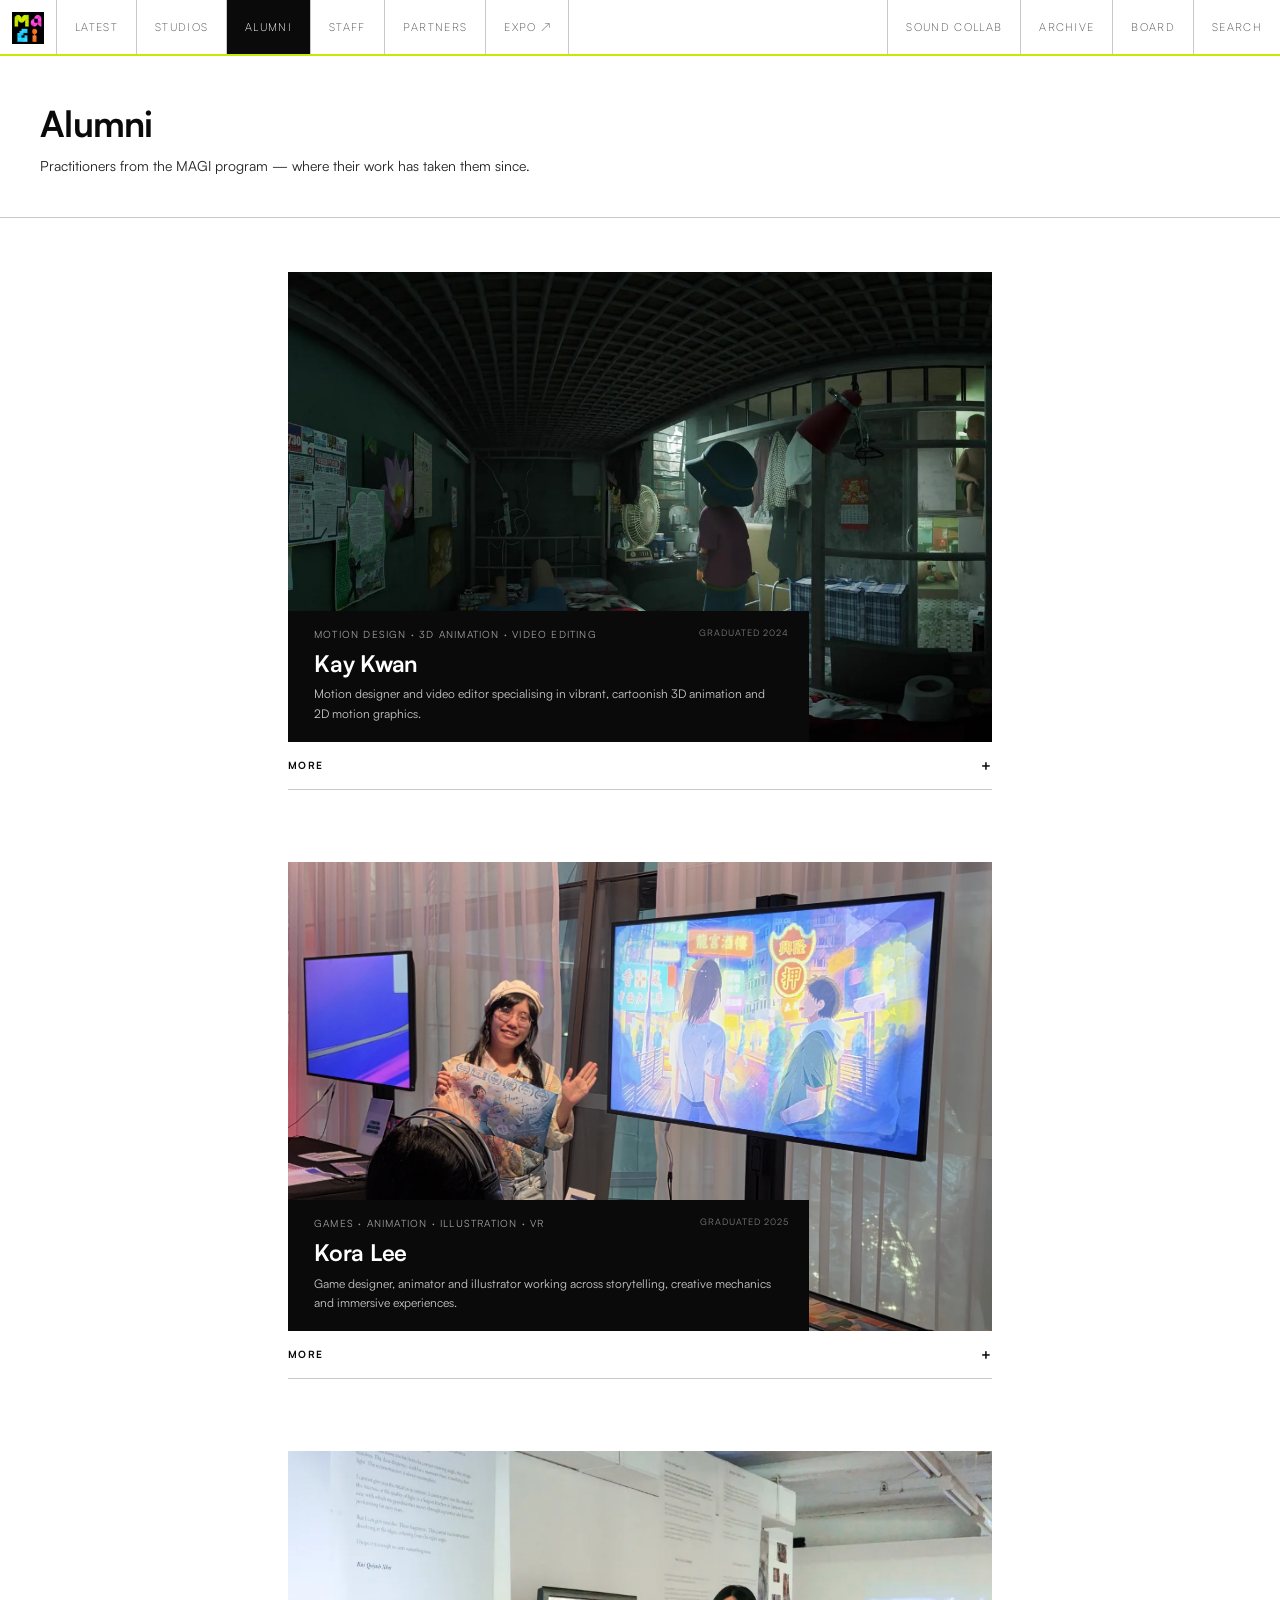
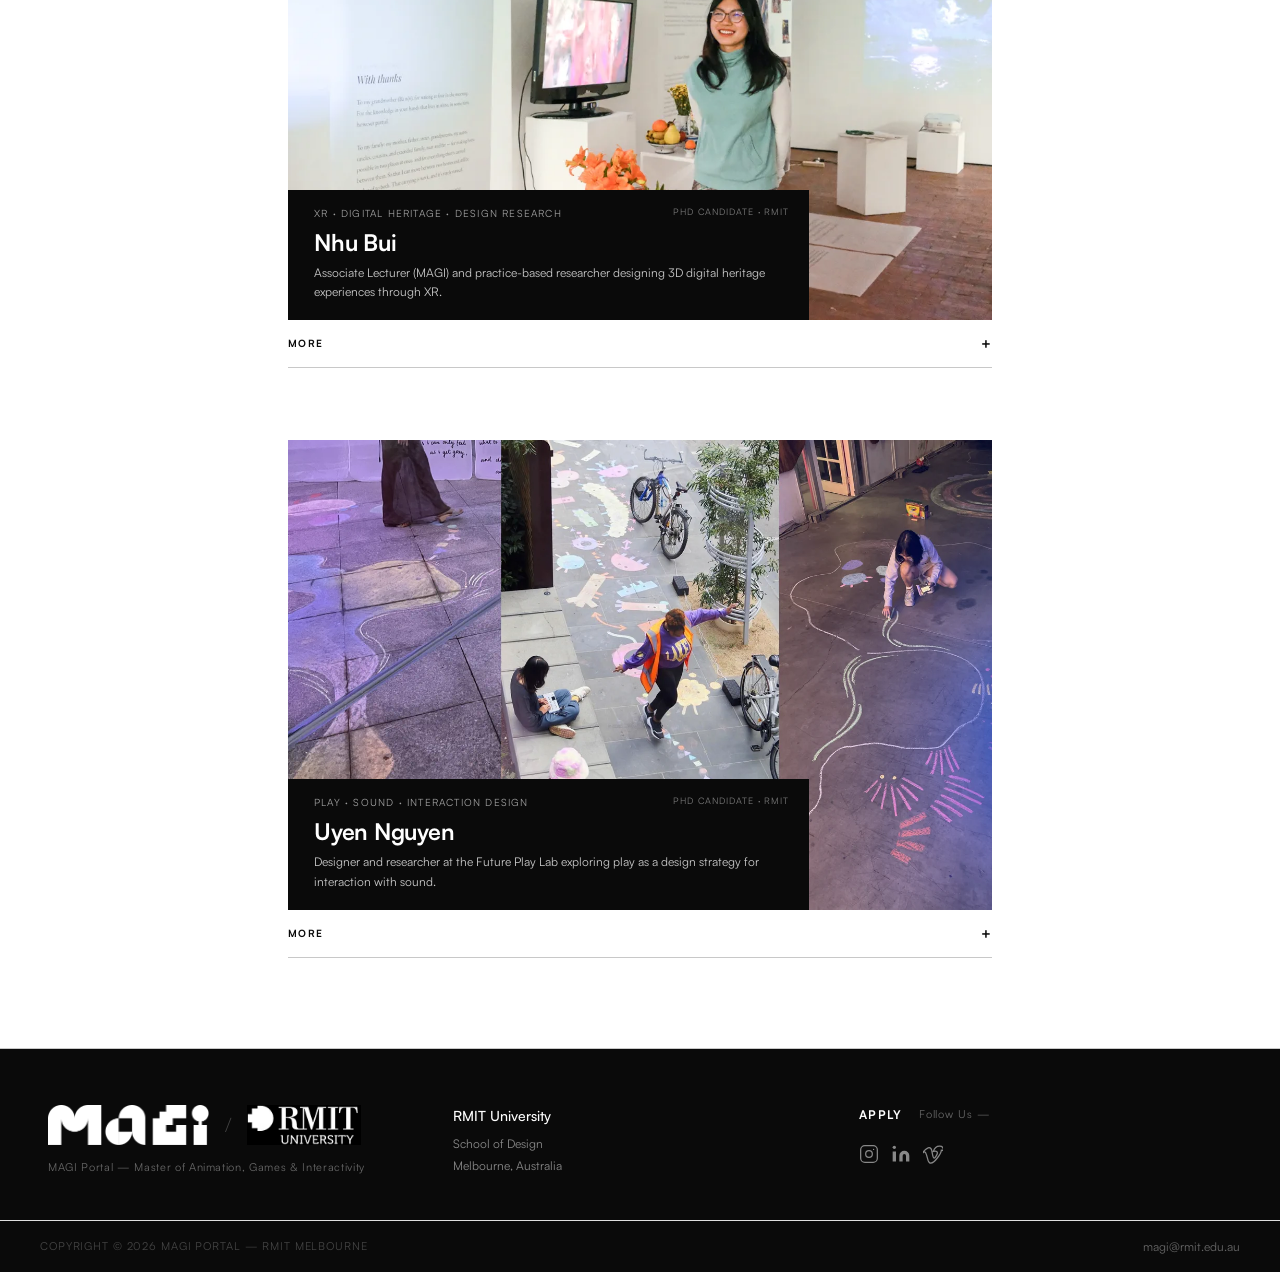
<file: alumni.html>
<!DOCTYPE html>
<html lang="en">
<head>
  <meta charset="UTF-8" />
  <meta name="viewport" content="width=device-width, initial-scale=1.0" />
  <title>Alumni | MAGI Portal</title>
  <link rel="icon" type="image/png" href="logo/MAGI_favicon.png" />
  <link rel="apple-touch-icon" href="logo/MAGI_favicon.png" />
  <link rel="stylesheet" href="style.css" />
  <style>

    /* ── ALUMNI COLUMN ────────────────────────────────
       Single centred column at ~55% of the page. Each alum is one .alum
       block: hero image with an overlaid corner panel, then a click-to-open
       detail section. Adding another alum = copying one .alum block; the
       toggle script picks it up automatically. */
    .alum-col {
      width: 55%;
      margin: 0 auto;
      padding: 54px 0 90px;
    }

    .alum { margin-bottom: 72px; }
    .alum:last-child { margin-bottom: 0; }

    /* ── Hero + overlaid corner panel ── */
    .alum-hero { position: relative; }

    .alum-hero-img {
      width: 100%;
      aspect-ratio: 3 / 2;
      object-fit: cover;
      object-position: center 28%;   /* keeps faces off the panel */
      display: block;
      background: var(--bg-hover);
    }

    /* Anchored to the image's bottom-left, overlapping it */
    .alum-panel {
      position: absolute;
      left: 0;
      bottom: 0;
      max-width: 74%;
      background: var(--black);
      color: var(--white);
      padding: 15px 26px 19px;
    }

    .alum-panel-meta {
      font-size: 10px;
      letter-spacing: 0.12em;
      text-transform: uppercase;
      color: rgba(255, 255, 255, 0.6);
      margin-bottom: 9px;
    }

    .alum-panel-name {
      font-size: 23px;
      font-weight: 700;
      letter-spacing: -0.01em;
      line-height: 1.15;
      margin-bottom: 7px;
    }

    .alum-panel-role {
      font-size: 12px;
      line-height: 1.6;
      color: rgba(255, 255, 255, 0.78);
    }

    /* Pinned to the panel's own top-right corner (.alum-panel is already
       position:absolute, so it's a positioning context for this too) */
    .alum-panel-grad {
      position: absolute;
      top: 15px;
      right: 20px;
      font-size: 9px;
      letter-spacing: 0.1em;
      text-transform: uppercase;
      color: rgba(255, 255, 255, 0.45);
    }

    /* ── Click-to-open toggle ── */
    .alum-more {
      width: 100%;
      display: flex;
      align-items: center;
      justify-content: space-between;
      gap: 12px;
      background: none;
      border: none;
      border-bottom: 1px solid var(--line);
      padding: 16px 0;
      font-family: 'Satoshi', sans-serif;
      font-size: 10px;
      font-weight: 700;
      letter-spacing: 0.14em;
      text-transform: uppercase;
      color: var(--black);
      cursor: pointer;
      transition: color 0.12s;
    }
    .alum-more:hover { color: var(--dim); }
    .alum-more-icon {
      font-size: 15px;
      line-height: 1;
      transition: transform 0.28s cubic-bezier(0.4, 0, 0.2, 1);
    }
    .alum.is-open .alum-more-icon { transform: rotate(45deg); }   /* + becomes × */

    /* ── Expanding detail ──
       Same 0fr → 1fr grid technique the Archive rows use, so the open/close
       eases to the content's real height without hardcoding one. */
    .alum-detail-wrap {
      display: grid;
      grid-template-rows: 0fr;
      transition: grid-template-rows 0.34s cubic-bezier(0.4, 0, 0.2, 1);
    }
    .alum.is-open .alum-detail-wrap { grid-template-rows: 1fr; }
    .alum-detail { overflow: hidden; }
    .alum-detail-inner { padding: 28px 0 2px; }

    /* Bio on the left, folio link pinned top-right of the same row */
    .alum-intro {
      display: flex;
      align-items: flex-start;
      justify-content: space-between;
      gap: 32px;
      margin-bottom: 34px;
    }

    .alum-bio {
      font-size: 14px;
      line-height: 1.75;
      color: var(--secondary);
      max-width: 62ch;
    }

    .alum-folio {
      flex-shrink: 0;
      display: inline-flex;
      align-items: center;
      gap: 6px;
      white-space: nowrap;
      font-size: 10px;
      font-weight: 700;
      letter-spacing: 0.14em;
      text-transform: uppercase;
      text-decoration: none;
      color: var(--black);
      border: 1px solid var(--line);
      padding: 9px 14px;
      transition: background 0.12s, color 0.12s, border-color 0.12s;
    }
    .alum-folio:hover {
      background: var(--black);
      color: var(--white);
      border-color: var(--black);
    }

    .alum-sec + .alum-sec { margin-top: 32px; }

    .alum-sec-title {
      font-size: 10px;
      font-weight: 700;
      letter-spacing: 0.14em;
      text-transform: uppercase;
      color: var(--faint);
      padding-bottom: 10px;
      border-bottom: 1px solid var(--line);
      margin-bottom: 4px;
    }

    .alum-item {
      display: grid;
      grid-template-columns: 60px 1fr;
      gap: 18px;
      padding: 14px 0;
      border-bottom: 1px solid var(--line);
    }
    .alum-item:last-child { border-bottom: none; }

    .alum-item-year {
      font-size: 11px;
      color: var(--dim);
      font-variant-numeric: tabular-nums;
      padding-top: 1px;
    }
    .alum-item-role {
      font-size: 13px;
      font-weight: 500;
      color: var(--black);
      line-height: 1.4;
      margin-bottom: 3px;
    }
    .alum-item-desc {
      font-size: 12px;
      color: var(--muted);
      line-height: 1.65;
    }

    /* Source link on an award, where one exists. Sits inline at the end of the
       description rather than as its own row, so an item with a citation still
       occupies one line in the list and the years stay aligned down the page. */
    .alum-item-link {
      color: var(--secondary);
      text-decoration: none;
      border-bottom: 1px solid var(--line);
      white-space: nowrap;
      transition: color 0.12s, border-color 0.12s;
    }
    .alum-item-link:hover {
      color: var(--black);
      border-color: var(--black);
    }

    @media (max-width: 900px) {
      .alum-col { width: 88%; padding: 34px 0 64px; }
      .alum-panel { position: relative; max-width: none; padding: 16px 20px 20px; }
      .alum-panel-name { font-size: 20px; }
      .alum-item { grid-template-columns: 48px 1fr; gap: 14px; }
      /* No room for a side-by-side row — folio drops under the bio */
      .alum-intro { flex-direction: column; gap: 20px; }
      /* The grad badge was overlapping the discipline line here — a long
         word like "ILLUSTRATION" doesn't reliably wrap around an absolutely
         positioned overlay at narrow widths (iPhone 13 confirmed this).
         Rather than guess at reserved space, take it out of absolute
         positioning entirely: it's the first element in the panel's markup,
         so going static drops it in as its own right-aligned line above the
         discipline list — overlap becomes structurally impossible instead
         of just unlikely. */
      .alum-panel-grad {
        position: static;
        display: block;
        text-align: right;
        margin-bottom: 6px;
      }
    }

  </style>
</head>
<body>

  <nav class="nav" id="site-nav">
    <a class="nav-wordmark" href="/" aria-label="MAGI Portal — Home">
      <img class="nav-wordmark-icon" src="logo/MAGI_favicon.png" alt="MAGI" />
    </a>
    <button class="nav-toggle" id="nav-toggle" aria-label="Menu" aria-expanded="false" aria-controls="site-nav">
      <span></span><span></span><span></span>
    </button>
    <div class="nav-links">
      <a class="nav-link" href="latest">Latest</a>
      <a class="nav-link" href="studios">Studios</a>
      <a class="nav-link active" href="alumni">Alumni</a>
      <a class="nav-link" href="staff">Staff</a>
      <a class="nav-link" href="sponsors">Partners</a>
      <div class="nav-expo">
        <a class="nav-link nav-expo-link" href="https://magiexpo2025.com/" target="_blank" rel="noopener">EXPO ↗</a>
        <span class="nav-expo-accent" aria-hidden="true"></span>
        <div class="nav-expo-menu">
          <a class="nav-expo-item is-current" href="https://magiexpo2025.com/" target="_blank" rel="noopener">
            <span class="nav-expo-year">2025</span><span class="nav-expo-name">Orbits</span>
          </a>
          <a class="nav-expo-item" href="https://magiexpo.github.io/2024/" target="_blank" rel="noopener">
            <span class="nav-expo-year">2024</span><span class="nav-expo-name">Banquet of Oddities</span>
          </a>
          <a class="nav-expo-item" href="https://pasteleftdane.github.io/" target="_blank" rel="noopener">
            <span class="nav-expo-year">2022</span><span class="nav-expo-name">MAGIc</span>
          </a>
        </div>
      </div>
    </div>
    <div class="nav-right">
      <a class="nav-link" href="soundcollab">Sound Collab</a>
      <a class="nav-link" href="archive">Archive</a>
      <a class="nav-link" href="board">Board</a>
    </div>
    <!-- Sits outside .nav-right so the mobile hamburger doesn't swallow it —
         on mobile it's ordered up next to the toggle (see style.css). -->
    <div class="nav-search" id="nav-search">
      <input class="nav-search-input" type="text" id="nav-search-input" placeholder="Search…" aria-label="Search the site" autocomplete="off" />
      <button class="nav-search-btn" id="nav-search-btn" type="button" aria-label="Search" aria-expanded="false">
        <span class="nav-search-label-wrap">
          <span class="nav-search-label">Search</span>
          <span class="nav-search-icon" aria-hidden="true">
            <svg width="13" height="13" viewBox="0 0 24 24" fill="none" stroke="currentColor" stroke-width="2"><circle cx="11" cy="11" r="7"/><line x1="21" y1="21" x2="16.65" y2="16.65"/></svg>
          </span>
        </span>
      </button>
    </div>
  </nav>

  <!-- ── PAGE HEADER ───────────────────────────────── -->
  <div class="page-header">
    <div class="page-header-inner">
      <h1 class="page-title">Alumni</h1>
      <p class="page-desc">Practitioners from the MAGI program — where their work has taken them since.</p>
    </div>
  </div>

  <!-- ── ALUMNI ────────────────────────────────────────
       Template block: duplicate one .alum for each new alum. Keep the
       panel copy minimal — detail lives behind the toggle. -->
  <div class="alum-col">

    <!-- Kora Lee -->
    <article class="alum" id="kora-lee">
      <div class="alum-hero">
        <img class="alum-hero-img" src="media/events/ACMI/kora6.webp" alt="Kora Lee" />
        <div class="alum-panel">
          <div class="alum-panel-grad">Graduated 2025</div>
          <div class="alum-panel-meta">Games · Animation · Illustration · VR</div>
          <h2 class="alum-panel-name">Kora Lee</h2>
          <p class="alum-panel-role">Game designer, animator and illustrator working across storytelling, creative mechanics and immersive experiences.</p>
        </div>
      </div>

      <button class="alum-more" type="button" aria-expanded="false" aria-controls="kora-lee-detail">
        <span>More</span>
        <span class="alum-more-icon" aria-hidden="true">+</span>
      </button>

      <div class="alum-detail-wrap">
        <div class="alum-detail">
          <div class="alum-detail-inner" id="kora-lee-detail">

            <div class="alum-intro">
              <p class="alum-bio">Kora Lee (she/her) is a game designer, animator and illustrator with a focus on storytelling, creative mechanics, and immersive experiences. She is a versatile, analytical and interdisciplinary practitioner, adept at collaborating effectively with professionals across creative and technical fields. Eager to push her boundaries, she enjoys exploring new technologies like AR, VR, and motion interaction to enhance animation and game experiences.</p>
              <a class="alum-folio" href="https://leekora.wixsite.com/artportfo" target="_blank" rel="noopener">View Folio ↗</a>
            </div>

            <div class="alum-sec">
              <div class="alum-sec-title">Selected Experience</div>

              <div class="alum-item">
                <div class="alum-item-year">2025</div>
                <div>
                  <div class="alum-item-role">Game Programmer &amp; Technical Artist — <em>Infinite Bloom</em> (VR)</div>
                  <div class="alum-item-desc">Led a team of three building an exploratory gesture-based VR game in C# with the XR Interaction Toolkit and Meta SDK, directing animation, environment and level design. Accepted to the PAX Rising Showcase and the DiGRAA Conference.</div>
                </div>
              </div>

              <div class="alum-item">
                <div class="alum-item-year">2025</div>
                <div>
                  <div class="alum-item-role">2D Animator (Freelance) — Dream Engine Games</div>
                  <div class="alum-item-desc">Produced 2D rigged character animation for the opening scene of <em>Rotaeno</em> v2.6, a rhythm mobile game with 100k+ downloads on Google Play.</div>
                </div>
              </div>

              <div class="alum-item">
                <div class="alum-item-year">2024</div>
                <div>
                  <div class="alum-item-role">Animation Director — <em>Here and There</em> (2D)</div>
                  <div class="alum-item-desc">Directed a 2D digital animation across storyboarding, animation, colouring and compositing. Recognised for storytelling at the RMIT MAGI Expo.</div>
                </div>
              </div>
            </div>

            <div class="alum-sec">
              <div class="alum-sec-title">Selected Showcases</div>

              <div class="alum-item">
                <div class="alum-item-year">2026</div>
                <div>
                  <div class="alum-item-role">ACMI Residency</div>
                  <div class="alum-item-desc">Selected project — <em>Infinite Bloom</em> (VR)</div>
                </div>
              </div>

              <div class="alum-item">
                <div class="alum-item-year">2026</div>
                <div>
                  <div class="alum-item-role">Taipei Game Show</div>
                  <div class="alum-item-desc">Exhibiting project — <em>Infinite Bloom</em> (VR)</div>
                </div>
              </div>

              <div class="alum-item">
                <div class="alum-item-year">2025</div>
                <div>
                  <div class="alum-item-role">PAX Aus Rising Showcase</div>
                  <div class="alum-item-desc">Exhibiting project — <em>Infinite Bloom</em> (VR)</div>
                </div>
              </div>
            </div>

          </div>
        </div>
      </div>
    </article>

    <!-- Kay Kwan -->
    <article class="alum" id="kay-kwan">
      <div class="alum-hero">
        <img class="alum-hero-img" src="media/alumni/kaykwan2.webp" alt="Kay Kwan" style="object-position: left 28%;" />
        <div class="alum-panel">
          <div class="alum-panel-grad">Graduated 2024</div>
          <div class="alum-panel-meta">Motion Design · 3D Animation · Video Editing</div>
          <h2 class="alum-panel-name">Kay Kwan</h2>
          <p class="alum-panel-role">Motion designer and video editor specialising in vibrant, cartoonish 3D animation and 2D motion graphics.</p>
        </div>
      </div>

      <button class="alum-more" type="button" aria-expanded="false" aria-controls="kay-kwan-detail">
        <span>More</span>
        <span class="alum-more-icon" aria-hidden="true">+</span>
      </button>

      <div class="alum-detail-wrap">
        <div class="alum-detail">
          <div class="alum-detail-inner" id="kay-kwan-detail">

            <div class="alum-intro">
              <p class="alum-bio">Kay Kwan is a Melbourne-based motion designer and video editor specialising in vibrant, cartoonish 3D animation and 2D motion graphics, holding a Master of Animation, Games &amp; Interactivity from RMIT University. Drawing on a background in film studies and advertising design, Kay has worked across advertising agencies, freelance projects and in-house roles, combining technical expertise with expressive storytelling. Their 360-degree animation <em>Coffin Room</em> has been recognised at festivals internationally, and their earlier work <em>An Awakening Adventure</em> has screened across Australia, Canada, the United States, Portugal, the United Kingdom and Germany.</p>
              <a class="alum-folio" href="https://www.kay-kwan.com/works/coffin-room" target="_blank" rel="noopener">View Folio ↗</a>
            </div>

            <div class="alum-sec">
              <div class="alum-sec-title">Selected Awards &amp; Recognition</div>

              <div class="alum-item">
                <div class="alum-item-year">2025</div>
                <div>
                  <div class="alum-item-role">Winner, Best 360 and VR Project — Mannheim Arts and Film Festival</div>
                  <div class="alum-item-desc">Recognised for <em>Coffin Room</em>, a 360° animation.</div>
                </div>
              </div>

              <div class="alum-item">
                <div class="alum-item-year">2024</div>
                <div>
                  <div class="alum-item-role">Winner, Rising Star Award — QLD XR Festival</div>
                  <div class="alum-item-desc"><em>Coffin Room</em> selected among the festival's standout emerging works.</div>
                </div>
              </div>

              <div class="alum-item">
                <div class="alum-item-year">2024</div>
                <div>
                  <div class="alum-item-role">Winner, Immersive Award (Best VR Film) — Open World Animation Festival</div>
                  <div class="alum-item-desc"><em>Coffin Room</em> recognised for its immersive VR execution.</div>
                </div>
              </div>
            </div>

          </div>
        </div>
      </div>
    </article>

    <!-- Nhu Bui -->
    <article class="alum" id="nhu-bui">
      <div class="alum-hero">
        <img class="alum-hero-img" src="media/alumni/nhubui.webp" alt="Nhu Bui" />
        <div class="alum-panel">
          <div class="alum-panel-grad">PhD Candidate · RMIT</div>
          <div class="alum-panel-meta">XR · Digital Heritage · Design Research</div>
          <h2 class="alum-panel-name">Nhu Bui</h2>
          <p class="alum-panel-role">Associate Lecturer (MAGI) and practice-based researcher designing 3D digital heritage experiences through XR.</p>
        </div>
      </div>

      <button class="alum-more" type="button" aria-expanded="false" aria-controls="nhu-bui-detail">
        <span>More</span>
        <span class="alum-more-icon" aria-hidden="true">+</span>
      </button>

      <div class="alum-detail-wrap">
        <div class="alum-detail">
          <div class="alum-detail-inner" id="nhu-bui-detail">

            <div class="alum-intro">
              <p class="alum-bio">Nhu Bui is an Associate Lecturer in the Master of Animation, Games & Interactivity (MAGI) Program and a PhD Candidate in Design at RMIT University. Her research sits at the intersection of extended reality (XR), digital heritage, sensory ethnography, and community-engaged design. Growing up in Saigon, Vietnam and now based in Naarm (Melbourne), she is driven by a commitment to safeguarding intangible cultural heritage, namely everyday practices, memories, gestures, atmospheres, and craft-based knowledge, through innovative 3D, AR/VR, and interactive media methods.</p>
              <a class="alum-folio" href="https://nhubui.myportfolio.com/" target="_blank" rel="noopener">View Folio ↗</a>
            </div>

            <div class="alum-sec">
              <div class="alum-sec-title">Honours, Awards &amp; Distinctions</div>

              <div class="alum-item">
                <div class="alum-item-year">2024</div>
                <div>
                  <div class="alum-item-role">PhD Scholarship — RTP Stipend Scholarship (RSS) &amp; RMIT International Tuition Fee Scholarship (RRITFS)</div>
                  <div class="alum-item-desc">Awarded by RMIT University.</div>
                </div>
              </div>

              <div class="alum-item">
                <div class="alum-item-year">2023</div>
                <div>
                  <div class="alum-item-role">Overall Excellence Award — John Bird's Award</div>
                  <div class="alum-item-desc">MAGI RMIT Award.</div>
                </div>
              </div>

              <div class="alum-item">
                <div class="alum-item-year">2023</div>
                <div>
                  <div class="alum-item-role">Research Excellence Award</div>
                  <div class="alum-item-desc">MAGI RMIT Award.</div>
                </div>
              </div>

              <div class="alum-item">
                <div class="alum-item-year">2023</div>
                <div>
                  <div class="alum-item-role">Dean's Award for Excellence</div>
                  <div class="alum-item-desc">School of Design, RMIT University. <a class="alum-item-link" href="https://rmitdesigngradshows.com/" target="_blank" rel="noopener">rmitdesigngradshows.com ↗</a></div>
                </div>
              </div>
            </div>

          </div>
        </div>
      </div>
    </article>

    <!-- Uyen Nguyen -->
    <article class="alum" id="uyen-nguyen">
      <div class="alum-hero">
        <img class="alum-hero-img" src="media/alumni/uyennguyen.webp" alt="Uyen Nguyen" />
        <div class="alum-panel">
          <div class="alum-panel-grad">PhD Candidate · RMIT</div>
          <div class="alum-panel-meta">Play · Sound · Interaction Design</div>
          <h2 class="alum-panel-name">Uyen Nguyen</h2>
          <p class="alum-panel-role">Designer and researcher at the Future Play Lab exploring play as a design strategy for interaction with sound.</p>
        </div>
      </div>

      <button class="alum-more" type="button" aria-expanded="false" aria-controls="uyen-nguyen-detail">
        <span>More</span>
        <span class="alum-more-icon" aria-hidden="true">+</span>
      </button>

      <div class="alum-detail-wrap">
        <div class="alum-detail">
          <div class="alum-detail-inner" id="uyen-nguyen-detail">

            <div class="alum-intro">
              <p class="alum-bio">Uyen Nguyen is a designer, researcher and academic at RMIT University, Melbourne. She is researching how play can be harnessed as a design strategy for interaction with sound. Collaborating with leading artists, game makers, creative producers, research partners and cultural organisations, her gallery-based and site-specific works have been shared in national and international venues, events and exhibitions including Experimenta, Tarra Warra Museum of Art, DiGRA, Freeplay and ACMI. She is a co-founder of the experimental play collective YomeciPlay and is doing a PhD at the Future Play Lab at RMIT University.</p>
              <a class="alum-folio" href="https://www.uyenng.com/" target="_blank" rel="noopener">View Folio ↗</a>
            </div>

            <div class="alum-sec">
              <div class="alum-sec-title">Artist Talks, Workshops &amp; Guest Lectures</div>

              <div class="alum-item">
                <div class="alum-item-year">2023</div>
                <div>
                  <div class="alum-item-role"><em>TRON (1982): Future Play Lab</em></div>
                  <div class="alum-item-desc">RMIT Culture, Melbourne International Games Week.</div>
                </div>
              </div>

              <div class="alum-item">
                <div class="alum-item-year">2023</div>
                <div>
                  <div class="alum-item-role"><em>Urban Play School</em></div>
                  <div class="alum-item-desc">RMIT Creative and Future Play Lab.</div>
                </div>
              </div>

              <div class="alum-item">
                <div class="alum-item-year">2022</div>
                <div>
                  <div class="alum-item-role"><em>Play about Place</em></div>
                  <div class="alum-item-desc">Melbourne International Games Week.</div>
                </div>
              </div>
            </div>

          </div>
        </div>
      </div>
    </article>

  </div>

  <footer class="footer">
    <div class="footer-top">
      <div class="footer-brand">
        <div class="footer-logos">
          <img src="logo/magi-logo-white.png" alt="MAGI" class="footer-magi" />
          <span class="footer-logos-divider">/</span>
          <img src="logo/RMIT_Black 000.avif" alt="RMIT University" class="footer-rmit" />
        </div>
        <div class="footer-brand-sub">MAGI Portal — Master of Animation, Games &amp; Interactivity</div>
      </div>
      <div class="footer-info">
        <div class="footer-info-title">RMIT University</div>
        <div class="footer-info-line">School of Design</div>
        <div class="footer-info-line">Melbourne, Australia</div>
      </div>
      <div class="footer-right">
        <div class="footer-apply-row">
          <a class="footer-apply" href="https://www.rmit.edu.au/study-with-us/levels-of-study/postgraduate-study/masters-by-coursework/master-of-animation-games-and-interactivity-mc232" target="_blank" rel="noopener">Apply</a>
          <span class="footer-follow">Follow Us —</span>
        </div>
        <div class="footer-socials">
          <a class="footer-social" href="https://www.instagram.com/rmit.magistudio/" target="_blank" rel="noopener" aria-label="Instagram"><svg width="20" height="20" viewBox="0 0 24 24" fill="none" stroke="currentColor" stroke-width="1.5"><rect x="2" y="2" width="20" height="20" rx="5"/><circle cx="12" cy="12" r="4"/><circle cx="17.5" cy="6.5" r="0.8" fill="currentColor" stroke="none"/></svg></a>
          <a class="footer-social" href="https://au.linkedin.com/in/magi-studio-9abb08270" target="_blank" rel="noopener" aria-label="LinkedIn"><svg width="20" height="20" viewBox="0 0 24 24" fill="currentColor"><path d="M16 8a6 6 0 0 1 6 6v7h-4v-7a2 2 0 0 0-4 0v7h-4v-7a6 6 0 0 1 6-6z"/><rect x="2" y="9" width="4" height="12"/><circle cx="4" cy="4" r="2"/></svg></a>
          <a class="footer-social" href="https://vimeo.com/user260780248" target="_blank" rel="noopener" aria-label="Vimeo"><svg width="20" height="20" viewBox="0 0 24 24" fill="none" stroke="currentColor" stroke-width="1.5"><path d="M22 7.4c-.1 2.3-1.7 5.4-4.8 9.4C14 21 11.4 23 9.3 23c-1.3 0-2.4-1.2-3.3-3.6L4.2 13c-.7-2.4-1.4-3.6-2.2-3.6-.2 0-.8.4-1.9 1.1L0 9.4c1.2-1 2.4-2.1 3.5-3 1.6-1.3 2.8-2 3.6-2.1 1.9-.2 3 1.1 3.5 3.8.5 2.9.8 4.7 1 5.3.5 2.4 1.1 3.6 1.8 3.6.5 0 1.3-.8 2.3-2.4 1-1.6 1.6-2.8 1.6-3.7 0-1.6-.9-2.4-2.8-2.4-.7 0-1.4.2-2.1.5 1.4-4.5 4-6.7 7.9-6.5 2.9.1 4.3 1.9 4.2 5.4z"/></svg></a>
        </div>
      </div>
    </div>
    <div class="footer-bottom">
      <div class="footer-copy">Copyright © 2026 MAGI Portal — RMIT Melbourne</div>
      <a class="footer-email" href="mailto:magi@rmit.edu.au">magi@rmit.edu.au</a>
    </div>
  </footer>

  <script>
    // ── RANDOMISE ALUMNI ORDER ────────────────────────
    // Reshuffled on every load so no one is permanently first. Fisher-Yates
    // over the .alum blocks, re-appended in the new order. Moving a node with
    // appendChild keeps its event listeners, so the toggle wiring below still
    // works whether it runs before or after this. Runs synchronously here at
    // the end of <body>, before first paint, so there's no visible reorder.
    (function () {
      const col = document.querySelector('.alum-col');
      if (!col) return;
      const alums = [...col.querySelectorAll(':scope > .alum')];
      for (let i = alums.length - 1; i > 0; i--) {
        const j = Math.floor(Math.random() * (i + 1));
        [alums[i], alums[j]] = [alums[j], alums[i]];
      }
      alums.forEach(a => col.appendChild(a));
    })();

    // ── ALUMNI "MORE" TOGGLES ─────────────────────────
    // Delegated, so alum blocks added later need no extra wiring.
    document.querySelectorAll('.alum-more').forEach(btn => {
      btn.addEventListener('click', () => {
        const alum = btn.closest('.alum');
        if (!alum) return;
        const open = alum.classList.toggle('is-open');
        btn.setAttribute('aria-expanded', open ? 'true' : 'false');
        btn.querySelector('span').textContent = open ? 'Less' : 'More';
      });
    });
  </script>

  <script src="nav-toggle.js"></script>
  <script src="search.js"></script>
</body>
</html>
</file>
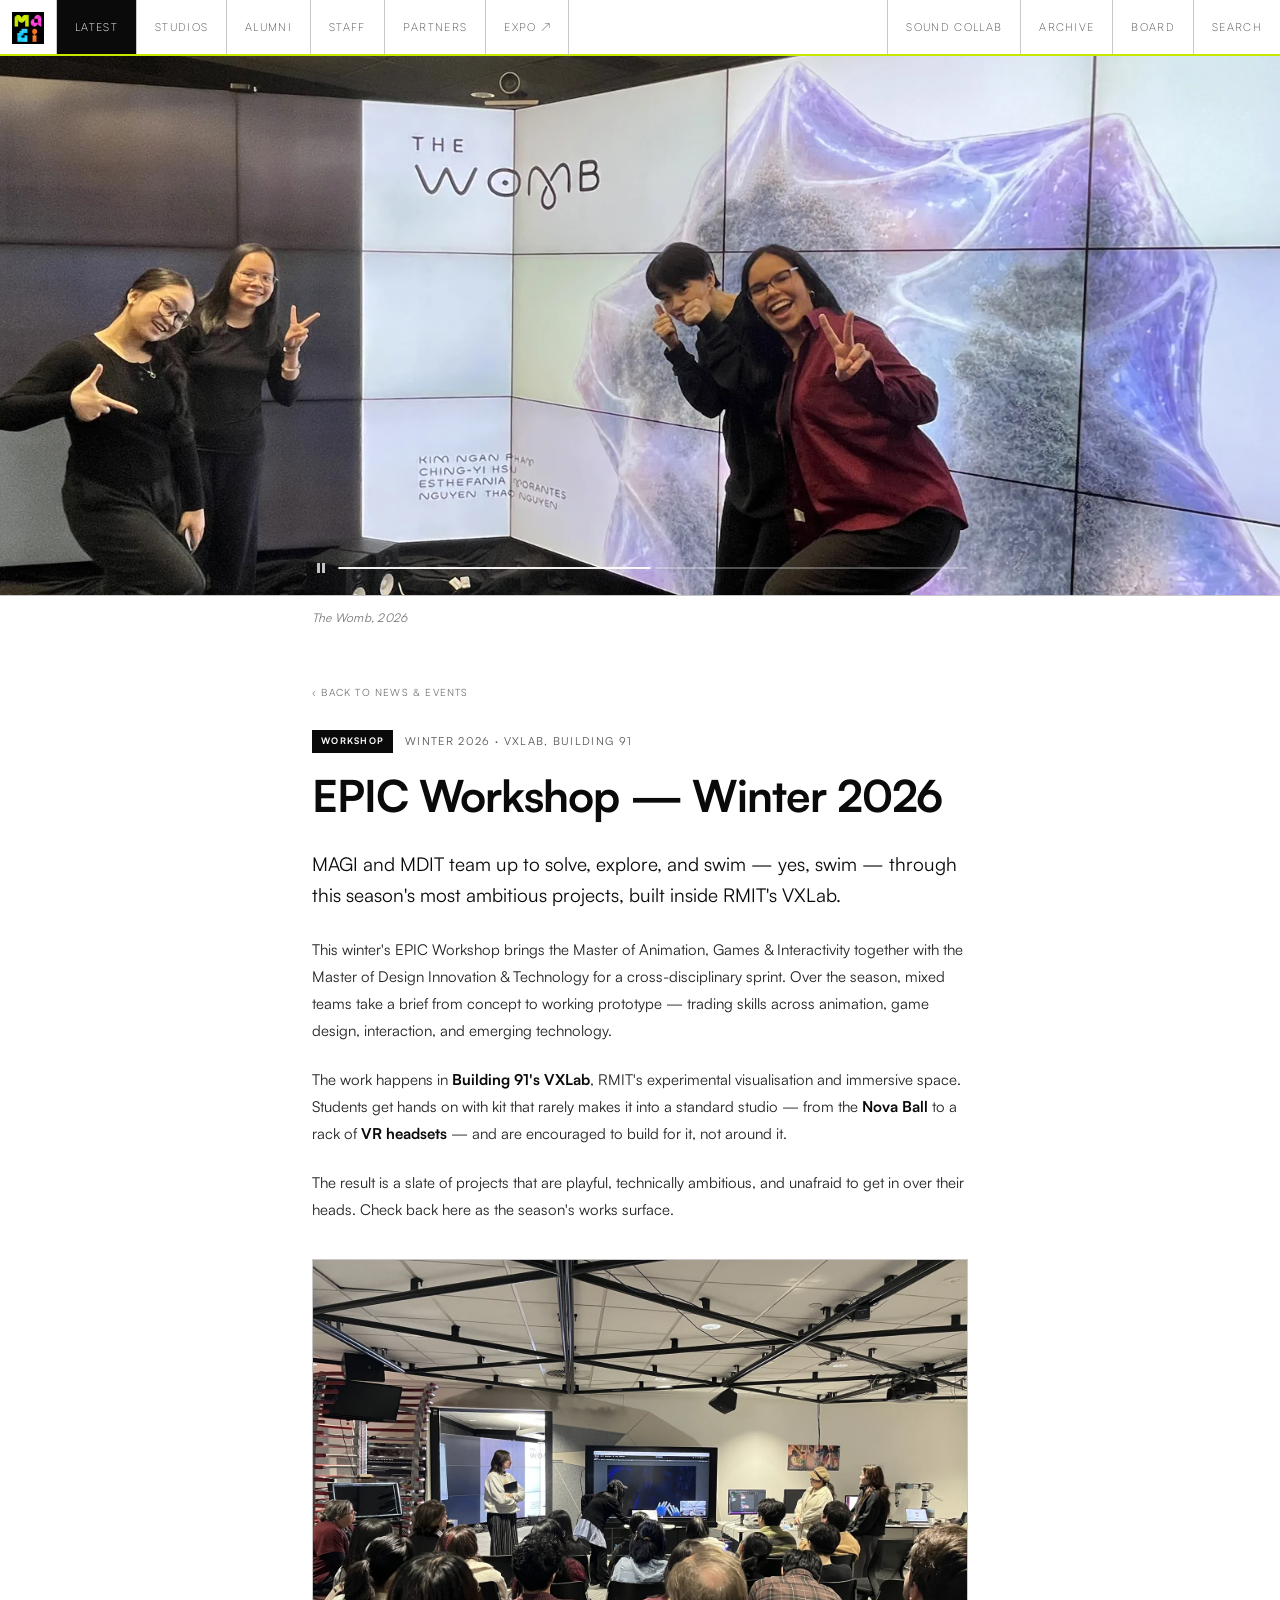
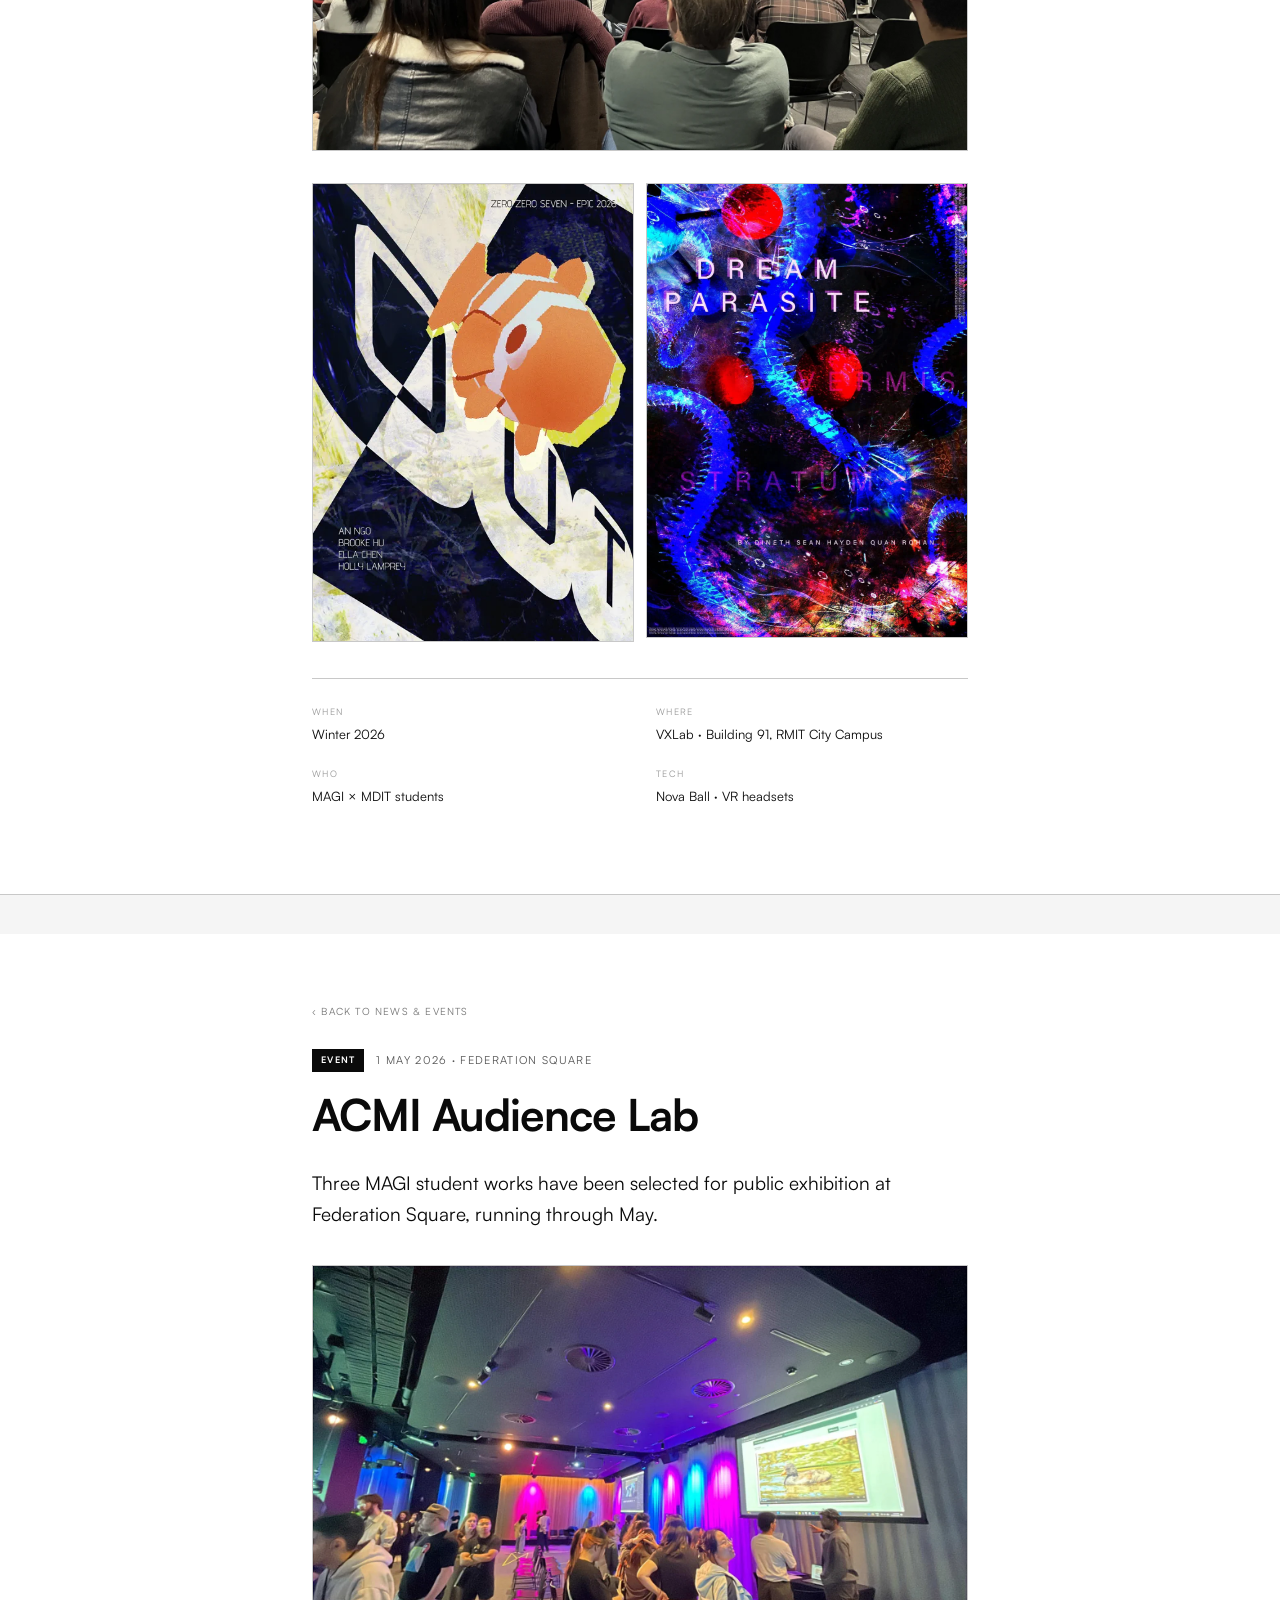
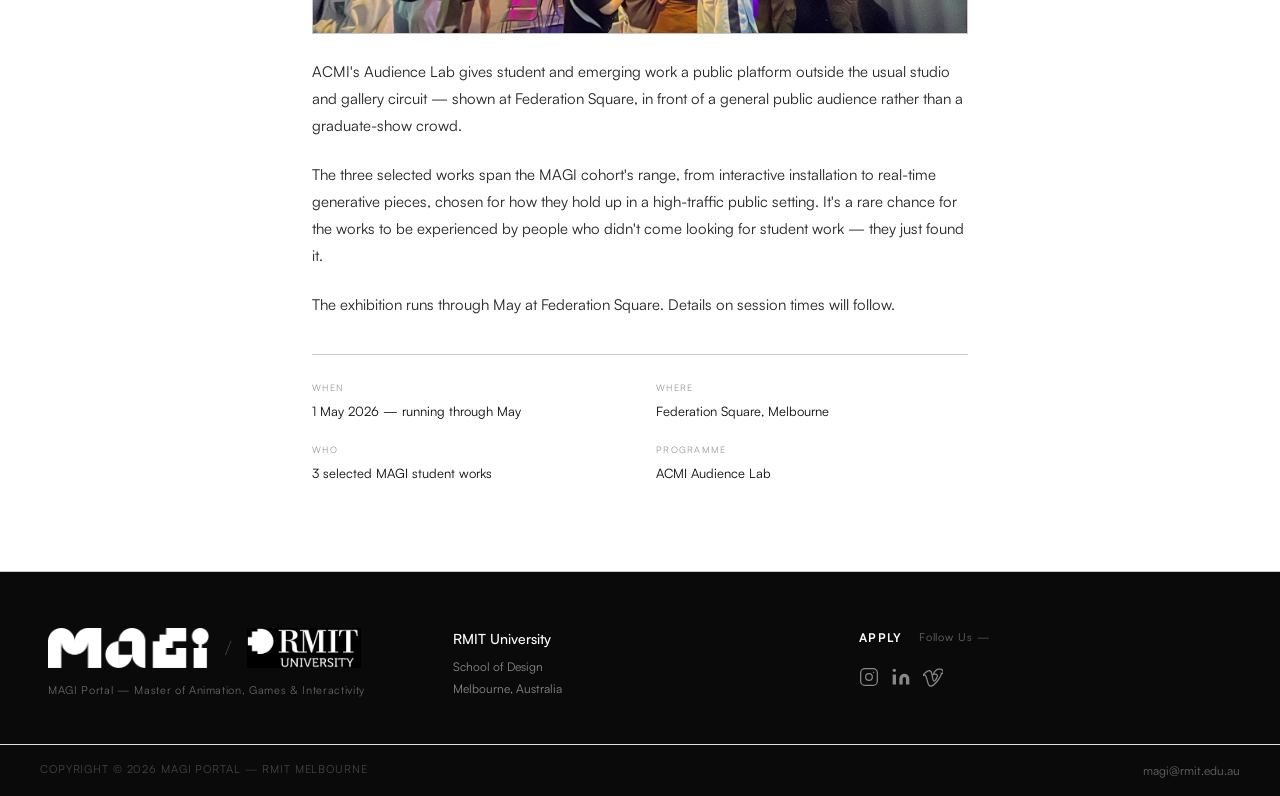
<file: latest.html>
<!DOCTYPE html>
<html lang="en">
<head>
  <meta charset="UTF-8" />
  <meta name="viewport" content="width=device-width, initial-scale=1.0" />
  <title>Latest | MAGI Portal</title>
  <link rel="icon" type="image/png" href="logo/MAGI_favicon.png" />
  <link rel="apple-touch-icon" href="logo/MAGI_favicon.png" />
  <link rel="stylesheet" href="style.css" />
  <style>

    /* ── ARTICLE HERO (crossfading slideshow — most recent post only) ── */
    .article-hero {
      position: relative;
      width: 100%;
      height: 60vh;
      min-height: 360px;
      max-height: 620px;
      overflow: hidden;
      background: #111;
      border-bottom: 1px solid var(--line);
    }
    .hero-slide {
      position: absolute;
      inset: 0;
      width: 100%;
      height: 100%;
      object-fit: cover;
      display: block;
      opacity: 0;
      transition: opacity 1.4s ease;
    }
    .hero-slide.is-active { opacity: 1; }

    /* ── HERO PROGRESS (Stories-style pause + segmented timer) ──
       One segment per slide, built by JS from however many .hero-slide images
       exist — add a slide, get another segment, no markup changes needed.
       Aligned to the same 720px/32px column as .article-hero-cap and .article
       below it, so the bar starts and ends exactly where the text does,
       rather than spanning the full width of the photo. Pulled back to a
       thin, quiet line — this is a timer, not a media-player control bar. */
    .hero-progress {
      position: absolute;
      bottom: 18px;
      left: 50%;
      transform: translateX(-50%);
      width: 100%;
      max-width: 720px;
      padding: 0 32px;
      box-sizing: border-box;
      z-index: 4;
      display: flex;
      align-items: center;
      gap: 8px;
    }

    .hero-progress-btn {
      flex-shrink: 0;
      width: 18px;
      height: 18px;
      display: flex;
      align-items: center;
      justify-content: center;
      background: none;
      border: none;
      color: rgba(255, 255, 255, 0.75);
      cursor: pointer;
      transition: color 0.15s;
    }
    .hero-progress-btn:hover { color: #fff; }
    .hero-progress-btn svg { display: block; }
    .hero-progress-btn .icon-play  { display: none; }
    .hero-progress.paused .hero-progress-btn .icon-pause { display: none; }
    .hero-progress.paused .hero-progress-btn .icon-play  { display: block; }

    .hero-progress-track {
      flex: 1;
      display: flex;
      gap: 4px;
    }

    .hero-progress-seg {
      flex: 1;
      height: 1.5px;
      border-radius: 1px;
      background: rgba(255, 255, 255, 0.3);
      overflow: hidden;
    }

    .hero-progress-fill {
      display: block;
      height: 100%;
      width: 0%;
      background: rgba(255, 255, 255, 0.9);
      border-radius: inherit;
    }
    /* A segment already stepped past — full and static, no animation */
    .hero-progress-seg.is-done .hero-progress-fill { width: 100%; }

    @keyframes heroProgressFill { from { width: 0%; } to { width: 100%; } }
    .hero-progress-seg.is-active .hero-progress-fill {
      animation: heroProgressFill linear forwards;
      animation-duration: var(--hero-progress-duration, 6s);
    }
    /* animation-play-state:paused freezes the fill exactly where it is —
       this is what makes the button an actual pause, not just a reset */
    .hero-progress.paused .hero-progress-seg.is-active .hero-progress-fill {
      animation-play-state: paused;
    }

    .article-hero-cap {
      max-width: 720px;
      margin: 0 auto;
      padding: 12px 32px 0;
      font-family: 'Teachers', 'Satoshi', serif;
      font-style: italic;
      font-size: 12px;
      letter-spacing: 0.02em;
      color: var(--dim);
      transition: opacity 0.3s ease;
    }

    /* ── ARTICLE BODY ──────────────────────────────── */
    .article {
      max-width: 720px;
      margin: 0 auto;
      padding: 52px 32px 88px;
    }
    /* Entries without a full hero get extra top air since there's no image above them */
    .article-no-hero { padding-top: 64px; }

    .article-back {
      display: inline-flex;
      align-items: center;
      gap: 6px;
      font-size: 10px;
      letter-spacing: 0.12em;
      text-transform: uppercase;
      color: var(--dim);
      text-decoration: none;
      margin-bottom: 30px;
      transition: color 0.12s;
    }
    .article-back:hover { color: var(--black); }

    .article-meta {
      display: flex;
      align-items: center;
      flex-wrap: wrap;
      gap: 12px;
      margin-bottom: 20px;
    }
    .article-tag {
      background: var(--black);
      color: var(--white);
      font-size: 9px;
      font-weight: 700;
      letter-spacing: 0.14em;
      text-transform: uppercase;
      padding: 4px 9px;
    }
    .article-date {
      font-size: 11px;
      letter-spacing: 0.12em;
      text-transform: uppercase;
      color: var(--muted);
    }

    .article-title {
      font-size: 44px;
      font-weight: 700;
      letter-spacing: -0.025em;
      line-height: 1.06;
      color: var(--black);
      margin-bottom: 30px;
    }

    .article-lead {
      font-size: 19px;
      line-height: 1.6;
      color: var(--black);
      margin-bottom: 26px;
    }

    .article-body p {
      font-size: 15px;
      line-height: 1.8;
      color: var(--secondary);
      margin-bottom: 22px;
    }
    .article-body p:last-child { margin-bottom: 0; }
    .article-body strong { color: var(--black); font-weight: 600; }

    .article-media {
      margin-top: 36px;
    }
    .article-media img {
      width: 100%;
      height: auto;
      display: block;
      border: 1px solid var(--line);
    }
    /* Source photo is 1170×2080 (portrait, 9:16). Rotated -90deg, its rendered footprint
       becomes 16:9 landscape — size the box to that exactly so it sits flush in the column
       at full width with no cropping and no overflow. */
    .article-media-flip {
      position: relative;
      aspect-ratio: 16 / 9;
      overflow: hidden;
      border: 1px solid var(--line);
    }
    .article-media-flip img {
      position: absolute;
      top: 50%;
      left: 50%;
      width: 56.25%;   /* = 9/16 of the column width — the photo's true width once rotated flush */
      height: auto;
      border: none;
      transform: translate(-50%, -50%) rotate(-90deg);
    }

    /* A4 posters — shown whole (never cropped), side by side, same column width as the photo above */
    .article-poster {
      margin-top: 32px;
      display: grid;
      grid-template-columns: 1fr 1fr;
      gap: 12px;
      align-items: start;
    }
    .article-poster img {
      width: 100%;
      height: auto;
      display: block;
      border: 1px solid var(--line);
    }

    .article-details {
      margin-top: 36px;
      padding-top: 26px;
      border-top: 1px solid var(--line);
      display: grid;
      grid-template-columns: repeat(2, 1fr);
      gap: 22px 32px;
    }
    .article-detail-label { font-size: 9px; letter-spacing: 0.14em; text-transform: uppercase; color: var(--faint); margin-bottom: 6px; }
    .article-detail-value { font-size: 13px; color: var(--black); line-height: 1.5; }

    /* Separates one entry from the next */
    .entry-divider {
      border-top: 1px solid var(--line);
      background: var(--bg-hover);
      height: 40px;
    }

    @media (max-width: 640px) {
      .article-title { font-size: 32px; }
      .article-lead { font-size: 17px; }
      .article-details { grid-template-columns: 1fr; }
      .article-poster { grid-template-columns: 1fr; }
    }

  </style>
</head>
<body>

  <!-- ── NAV ──────────────────────────────────────── -->
  <nav class="nav" id="site-nav">
    <a class="nav-wordmark" href="/" aria-label="MAGI Portal — Home">
      <img class="nav-wordmark-icon" src="logo/MAGI_favicon.png" alt="MAGI" />
    </a>
    <button class="nav-toggle" id="nav-toggle" aria-label="Menu" aria-expanded="false" aria-controls="site-nav">
      <span></span><span></span><span></span>
    </button>
    <div class="nav-links">
      <a class="nav-link active" href="latest">Latest</a>
      <a class="nav-link" href="studios">Studios</a>
      <a class="nav-link" href="alumni">Alumni</a>
      <a class="nav-link" href="staff">Staff</a>
      <a class="nav-link" href="sponsors">Partners</a>
      <div class="nav-expo">
        <a class="nav-link nav-expo-link" href="https://magiexpo2025.com/" target="_blank" rel="noopener">EXPO ↗</a>
        <span class="nav-expo-accent" aria-hidden="true"></span>
        <div class="nav-expo-menu">
          <a class="nav-expo-item is-current" href="https://magiexpo2025.com/" target="_blank" rel="noopener">
            <span class="nav-expo-year">2025</span><span class="nav-expo-name">Orbits</span>
          </a>
          <a class="nav-expo-item" href="https://magiexpo.github.io/2024/" target="_blank" rel="noopener">
            <span class="nav-expo-year">2024</span><span class="nav-expo-name">Banquet of Oddities</span>
          </a>
          <a class="nav-expo-item" href="https://pasteleftdane.github.io/" target="_blank" rel="noopener">
            <span class="nav-expo-year">2022</span><span class="nav-expo-name">MAGIc</span>
          </a>
        </div>
      </div>
    </div>
    <div class="nav-right">
      <a class="nav-link" href="soundcollab">Sound Collab</a>
      <a class="nav-link" href="archive">Archive</a>
      <a class="nav-link" href="board">Board</a>
    </div>
    <!-- Sits outside .nav-right so the mobile hamburger doesn't swallow it —
         on mobile it's ordered up next to the toggle (see style.css). -->
    <div class="nav-search" id="nav-search">
      <input class="nav-search-input" type="text" id="nav-search-input" placeholder="Search…" aria-label="Search the site" autocomplete="off" />
      <button class="nav-search-btn" id="nav-search-btn" type="button" aria-label="Search" aria-expanded="false">
        <span class="nav-search-label-wrap">
          <span class="nav-search-label">Search</span>
          <span class="nav-search-icon" aria-hidden="true">
            <svg width="13" height="13" viewBox="0 0 24 24" fill="none" stroke="currentColor" stroke-width="2"><circle cx="11" cy="11" r="7"/><line x1="21" y1="21" x2="16.65" y2="16.65"/></svg>
          </span>
        </span>
      </button>
    </div>
  </nav>

  <!-- ── EPIC WORKSHOP (most recent post — rotating hero) ─────────────
       Add more landscape photos by adding another .hero-slide img + a
       matching data-cap. Everything else (timing, fades) is automatic. -->
  <div class="article-hero" id="epic-hero">
    <img class="hero-slide is-active" src="media/events/EPIC/thewomb.webp" data-cap="The Womb, 2026" alt="EPIC Workshop — The Womb, 2026" />
    <img class="hero-slide" src="media/events/EPIC/IMG_6473.webp" data-cap="EPIC Workshop, Winter 2026" alt="EPIC Workshop, Winter 2026" />
    <!-- The segment track itself is built by JS, one per .hero-slide above -->
    <div class="hero-progress" id="epic-hero-progress">
      <button class="hero-progress-btn" id="epic-hero-toggle" type="button" aria-label="Pause slideshow">
        <svg class="icon-pause" width="10" height="10" viewBox="0 0 10 10" fill="currentColor"><rect x="1" y="0" width="3" height="10"/><rect x="6" y="0" width="3" height="10"/></svg>
        <svg class="icon-play" width="10" height="10" viewBox="0 0 10 10" fill="currentColor"><polygon points="1,0 10,5 1,10"/></svg>
      </button>
      <div class="hero-progress-track" id="epic-hero-track"></div>
    </div>
  </div>
  <div class="article-hero-cap" id="epic-hero-cap">The Womb, 2026</div>

  <article class="article" id="epic">
    <a class="article-back" href="/#news">‹ Back to News &amp; Events</a>

    <div class="article-meta">
      <span class="article-tag">Workshop</span>
      <span class="article-date">Winter 2026 · VXLab, Building 91</span>
    </div>

    <h1 class="article-title">EPIC Workshop — Winter 2026</h1>

    <p class="article-lead">MAGI and MDIT team up to solve, explore, and swim — yes, swim — through this season's most ambitious projects, built inside RMIT's VXLab.</p>

    <div class="article-body">
      <p>This winter's EPIC Workshop brings the Master of Animation, Games &amp; Interactivity together with the Master of Design Innovation &amp; Technology for a cross-disciplinary sprint. Over the season, mixed teams take a brief from concept to working prototype — trading skills across animation, game design, interaction, and emerging technology.</p>
      <p>The work happens in <strong>Building 91's VXLab</strong>, RMIT's experimental visualisation and immersive space. Students get hands on with kit that rarely makes it into a standard studio — from the <strong>Nova Ball</strong> to a rack of <strong>VR headsets</strong> — and are encouraged to build for it, not around it.</p>
      <p>The result is a slate of projects that are playful, technically ambitious, and unafraid to get in over their heads. Check back here as the season's works surface.</p>
    </div>

    <div class="article-media">
      <img src="media/events/EPIC/IMG_6473.webp" alt="EPIC Workshop — Winter 2026" />
    </div>

    <div class="article-poster">
      <img src="media/events/EPIC/epic-screenshot.webp" alt="EPIC Workshop poster" />
      <img src="media/events/EPIC/dream-poster.webp" alt="EPIC Workshop — Dream poster" />
    </div>

    <div class="article-details">
      <div>
        <div class="article-detail-label">When</div>
        <div class="article-detail-value">Winter 2026</div>
      </div>
      <div>
        <div class="article-detail-label">Where</div>
        <div class="article-detail-value">VXLab · Building 91, RMIT City Campus</div>
      </div>
      <div>
        <div class="article-detail-label">Who</div>
        <div class="article-detail-value">MAGI × MDIT students</div>
      </div>
      <div>
        <div class="article-detail-label">Tech</div>
        <div class="article-detail-value">Nova Ball · VR headsets</div>
      </div>
    </div>
  </article>

  <!-- ── ACMI AUDIENCE LAB ─────────────────────────── -->
  <div class="entry-divider"></div>

  <article class="article article-no-hero" id="acmi">
    <a class="article-back" href="/#news">‹ Back to News &amp; Events</a>

    <div class="article-meta">
      <span class="article-tag">Event</span>
      <span class="article-date">1 May 2026 · Federation Square</span>
    </div>

    <h1 class="article-title">ACMI Audience Lab</h1>

    <p class="article-lead">Three MAGI student works have been selected for public exhibition at Federation Square, running through May.</p>

    <div class="article-media article-media-flip">
      <img src="media/events/acmi-audience-lab.webp" alt="ACMI Audience Lab" />
    </div>

    <div class="article-body">
      <br>
      <p>ACMI's Audience Lab gives student and emerging work a public platform outside the usual studio and gallery circuit — shown at Federation Square, in front of a general public audience rather than a graduate-show crowd.</p>
      <p>The three selected works span the MAGI cohort's range, from interactive installation to real-time generative pieces, chosen for how they hold up in a high-traffic public setting. It's a rare chance for the works to be experienced by people who didn't come looking for student work — they just found it.</p>
      <p>The exhibition runs through May at Federation Square. Details on session times will follow.</p>
    </div>

    <div class="article-details">
      <div>
        <div class="article-detail-label">When</div>
        <div class="article-detail-value">1 May 2026 — running through May</div>
      </div>
      <div>
        <div class="article-detail-label">Where</div>
        <div class="article-detail-value">Federation Square, Melbourne</div>
      </div>
      <div>
        <div class="article-detail-label">Who</div>
        <div class="article-detail-value">3 selected MAGI student works</div>
      </div>
      <div>
        <div class="article-detail-label">Programme</div>
        <div class="article-detail-value">ACMI Audience Lab</div>
      </div>
    </div>
  </article>

  <!-- ── FOOTER ────────────────────────────────────── -->
  <footer class="footer">
    <div class="footer-top">
      <div class="footer-brand">
        <div class="footer-logos">
          <img src="logo/magi-logo-white.png" alt="MAGI" class="footer-magi" />
          <span class="footer-logos-divider">/</span>
          <img src="logo/RMIT_Black 000.avif" alt="RMIT University" class="footer-rmit" />
        </div>
        <div class="footer-brand-sub">MAGI Portal — Master of Animation, Games &amp; Interactivity</div>
      </div>
      <div class="footer-info">
        <div class="footer-info-title">RMIT University</div>
        <div class="footer-info-line">School of Design</div>
        <div class="footer-info-line">Melbourne, Australia</div>
      </div>
      <div class="footer-right">
        <div class="footer-apply-row">
          <a class="footer-apply" href="https://www.rmit.edu.au/study-with-us/levels-of-study/postgraduate-study/masters-by-coursework/master-of-animation-games-and-interactivity-mc232" target="_blank" rel="noopener">Apply</a>
          <span class="footer-follow">Follow Us —</span>
        </div>
        <div class="footer-socials">
          <a class="footer-social" href="https://www.instagram.com/rmit.magistudio/" target="_blank" rel="noopener" aria-label="Instagram">
            <svg width="20" height="20" viewBox="0 0 24 24" fill="none" stroke="currentColor" stroke-width="1.5"><rect x="2" y="2" width="20" height="20" rx="5"/><circle cx="12" cy="12" r="4"/><circle cx="17.5" cy="6.5" r="0.8" fill="currentColor" stroke="none"/></svg>
          </a>
          <a class="footer-social" href="https://au.linkedin.com/in/magi-studio-9abb08270" target="_blank" rel="noopener" aria-label="LinkedIn">
            <svg width="20" height="20" viewBox="0 0 24 24" fill="currentColor"><path d="M16 8a6 6 0 0 1 6 6v7h-4v-7a2 2 0 0 0-2-2 2 2 0 0 0-2 2v7h-4v-7a6 6 0 0 1 6-6z"/><rect x="2" y="9" width="4" height="12"/><circle cx="4" cy="4" r="2"/></svg>
          </a>
          <a class="footer-social" href="https://vimeo.com/user260780248" target="_blank" rel="noopener" aria-label="Vimeo">
            <svg width="20" height="20" viewBox="0 0 24 24" fill="none" stroke="currentColor" stroke-width="1.5"><path d="M22 7.4c-.1 2.3-1.7 5.4-4.8 9.4C14 21 11.4 23 9.3 23c-1.3 0-2.4-1.2-3.3-3.6L4.2 13c-.7-2.4-1.4-3.6-2.2-3.6-.2 0-.8.4-1.9 1.1L0 9.4c1.2-1 2.4-2.1 3.5-3 1.6-1.3 2.8-2 3.6-2.1 1.9-.2 3 1.1 3.5 3.8.5 2.9.8 4.7 1 5.3.5 2.4 1.1 3.6 1.8 3.6.5 0 1.3-.8 2.3-2.4 1-1.6 1.6-2.8 1.6-3.7 0-1.6-.9-2.4-2.8-2.4-.7 0-1.4.2-2.1.5 1.4-4.5 4-6.7 7.9-6.5 2.9.1 4.3 1.9 4.2 5.4z"/></svg>
          </a>
        </div>
      </div>
    </div>
    <div class="footer-bottom">
      <div class="footer-copy">Copyright © 2026 MAGI Portal — RMIT Melbourne</div>
      <a class="footer-email" href="mailto:magi@rmit.edu.au">magi@rmit.edu.au</a>
    </div>
  </footer>

  <script>
    // ── HERO SLIDESHOW (most recent post) ────────────────────────────
    // Crossfades through the .hero-slide images inside #epic-hero, with a
    // Stories-style segmented progress bar + pause button. Add slides by
    // adding more <img class="hero-slide" data-cap="..."> — the segment
    // track is built to match, no other changes needed.
    (function () {
      const hero  = document.getElementById('epic-hero');
      const cap   = document.getElementById('epic-hero-cap');
      const prog  = document.getElementById('epic-hero-progress');
      const track = document.getElementById('epic-hero-track');
      const btn   = document.getElementById('epic-hero-toggle');
      if (!hero || !cap) return;

      const slides = [...hero.querySelectorAll('.hero-slide')];
      if (slides.length < 2) return; // nothing to rotate

      const reduceMotion = window.matchMedia('(prefers-reduced-motion: reduce)').matches;
      if (reduceMotion) return; // respect the user's preference — stay on the first slide, no controls

      const DURATION = 6000;
      hero.style.setProperty('--hero-progress-duration', DURATION + 'ms');

      // Build one segment per slide.
      const segs = slides.map(() => {
        const seg = document.createElement('div');
        seg.className = 'hero-progress-seg';
        seg.innerHTML = '<span class="hero-progress-fill"></span>';
        track.appendChild(seg);
        return seg;
      });

      let i = 0;
      let paused = false;
      let slideStart = 0;
      let remaining = DURATION;
      let timer = null;

      function showSlide(next) {
        slides[i].classList.remove('is-active');
        segs[i].classList.remove('is-active');
        segs[i].classList.add('is-done');

        i = next;
        slides[i].classList.add('is-active');
        // The segment being re-activated may be mid-transition from a
        // previous lap (looping back to segment 0) — force a reflow so its
        // fill animation restarts from 0 instead of being a no-op class toggle.
        segs[i].classList.remove('is-done');
        void segs[i].offsetWidth;
        segs[i].classList.add('is-active');

        cap.style.opacity = '0';
        setTimeout(() => {
          cap.textContent = slides[i].dataset.cap || '';
          cap.style.opacity = '1';
        }, 300);

        slideStart = Date.now();
        remaining = DURATION;
        scheduleNext();
      }

      function scheduleNext() {
        clearTimeout(timer);
        timer = setTimeout(() => showSlide((i + 1) % slides.length), remaining);
      }

      function setPaused(next) {
        if (next === paused) return;
        paused = next;
        prog.classList.toggle('paused', paused);
        btn.setAttribute('aria-label', paused ? 'Resume slideshow' : 'Pause slideshow');
        if (paused) {
          clearTimeout(timer);
          remaining -= (Date.now() - slideStart);
        } else {
          slideStart = Date.now();
          scheduleNext();
        }
      }

      // First segment starts animating immediately, in sync with the slide
      // that's already showing (marked is-active in the HTML).
      segs[0].classList.add('is-active');
      slideStart = Date.now();
      scheduleNext();

      btn.addEventListener('click', () => setPaused(!paused));
    })();
  </script>

  <script src="nav-toggle.js"></script>
  <script src="search.js"></script>
</body>
</html>
</file>
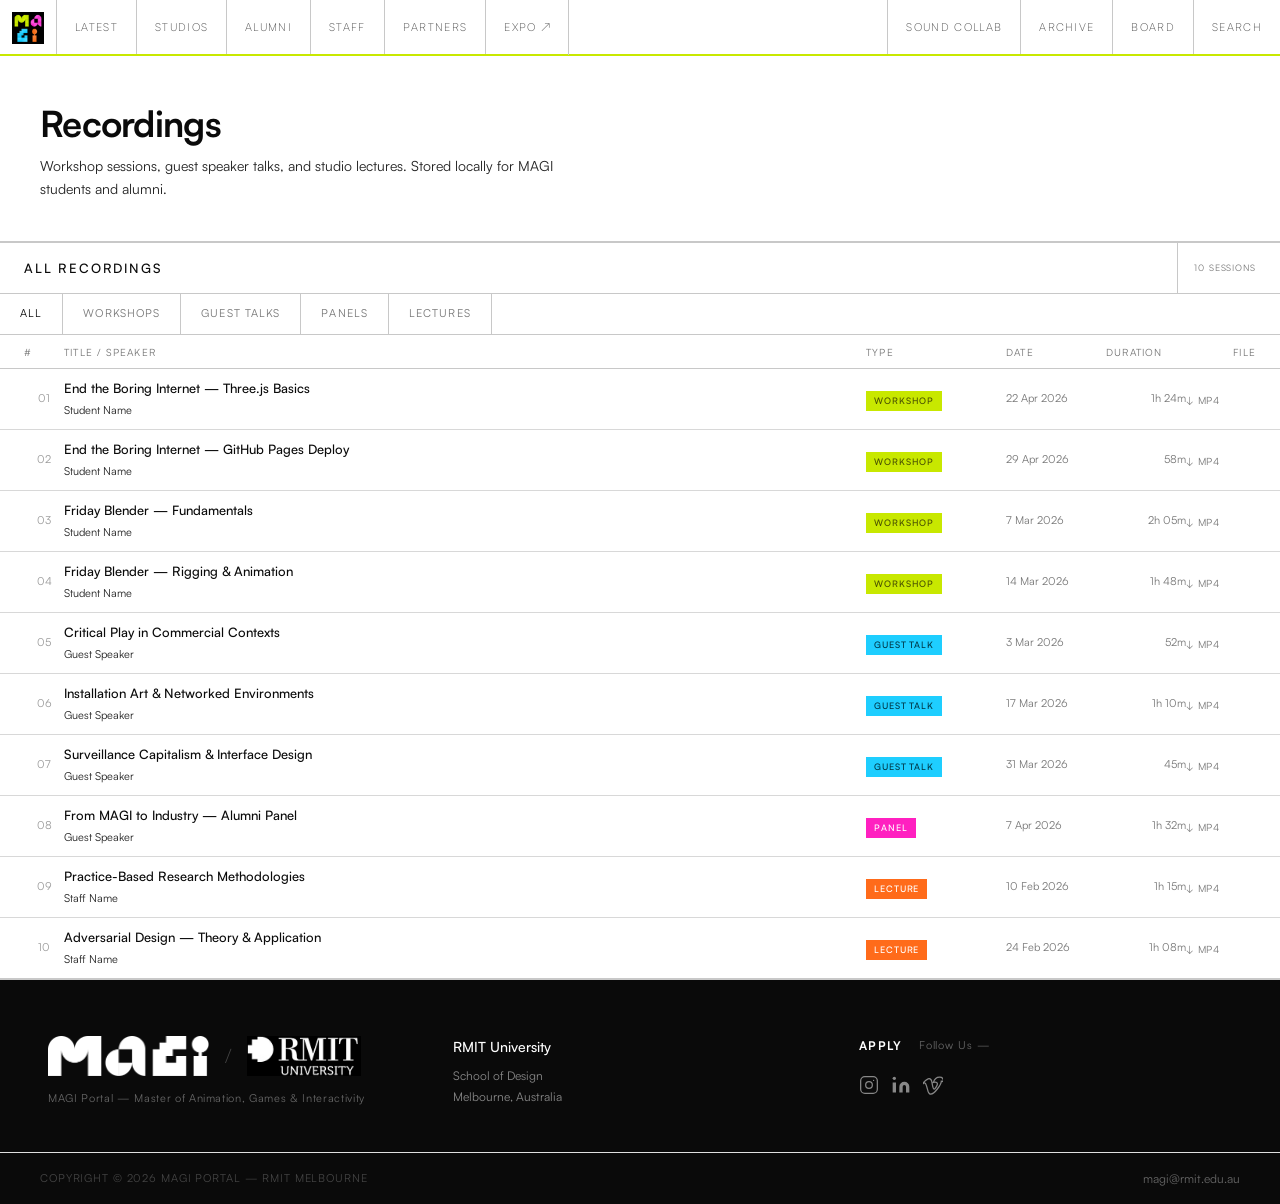
<file: recordings.html>
<!DOCTYPE html>
<html lang="en">
<head>
  <meta charset="UTF-8" />
  <meta name="viewport" content="width=device-width, initial-scale=1.0" />
  <title>Recordings — MAGI Portal</title>
  <link rel="icon" type="image/png" href="logo/MAGI_favicon.png" />
  <link rel="apple-touch-icon" href="logo/MAGI_favicon.png" />
  <link rel="stylesheet" href="style.css" />
  <style>
    .rec-filter-row {
      display: flex;
      border-bottom: 1px solid var(--line);
    }

    .rec-filter-btn {
      font-size: 11px;
      letter-spacing: 0.1em;
      text-transform: uppercase;
      color: var(--dim);
      padding: 0 20px;
      height: 40px;
      display: flex;
      align-items: center;
      border-right: 1px solid var(--line);
      cursor: pointer;
      transition: color 0.1s;
      user-select: none;
    }

    .rec-filter-btn:hover,
    .rec-filter-btn.active { color: var(--black); }

    .rec-list { border-bottom: 1px solid var(--line); }

    .rec-list-head {
      display: grid;
      grid-template-columns: 40px 1fr 140px 100px 80px 70px;
      padding: 0 24px;
      height: 34px;
      border-bottom: 1px solid var(--line);
      align-items: center;
    }

    .rec-col-head {
      font-size: 10px;
      letter-spacing: 0.12em;
      text-transform: uppercase;
      color: var(--dim);
    }

    .rec-item { border-bottom: 1px solid var(--line-mid); }

    .rec-row {
      display: grid;
      grid-template-columns: 40px 1fr 140px 100px 80px 70px;
      padding: 0 24px;
      height: 60px;
      align-items: center;
      cursor: pointer;
      transition: background 0.1s;
      user-select: none;
    }

    .rec-row:hover { background: var(--bg-hover); }
    .rec-item.is-open .rec-row { background: var(--bg-hover); border-bottom: 1px solid var(--line); }

    .rec-num-wrap { display: flex; align-items: center; justify-content: center; }
    .rec-num { font-size: 11px; color: var(--faint); }
    .rec-play-icon { display: none; color: var(--black); }
    .rec-row:hover .rec-num,
    .rec-item.is-open .rec-num { display: none; }
    .rec-row:hover .rec-play-icon,
    .rec-item.is-open .rec-play-icon { display: block; }

    .rec-title-col {
      display: flex; flex-direction: column; gap: 3px;
      padding-right: 16px; min-width: 0;
    }
    .rec-title { font-size: 13px; font-weight: 500; color: var(--black); white-space: nowrap; overflow: hidden; text-overflow: ellipsis; }
    .rec-speaker { font-size: 11px; color: var(--secondary); }

    .rec-type-badge { font-size: 9px; letter-spacing: 0.1em; text-transform: uppercase; padding: 3px 8px; display: inline-block; font-weight: 500; }
    .rec-type-badge.workshop { background: var(--col-research); color: #4a5200; }
    .rec-type-badge.talk     { background: var(--col-games); color: #003a4a; }
    .rec-type-badge.panel    { background: var(--col-animation); color: #fff; }
    .rec-type-badge.lecture  { background: var(--col-interactivity); color: #fff; }

    .rec-date     { font-size: 11px; color: var(--dim); }
    .rec-duration { font-size: 11px; color: var(--dim); text-align: right; }
    .rec-download { font-size: 10px; letter-spacing: 0.08em; text-transform: uppercase; color: var(--dim); text-decoration: none; text-align: right; transition: color 0.1s; }
    .rec-download:hover { color: var(--black); }

    /* ── INLINE PLAYER ───────────────────────────── */

    .rec-player-panel {
      overflow: hidden;
      max-height: 0;
      transition: max-height 0.4s cubic-bezier(0.4, 0, 0.2, 1),
                  opacity 0.3s ease;
      opacity: 0;
      background: #0a0a0a;
    }

    .rec-item.is-open .rec-player-panel {
      max-height: 300px;
      opacity: 1;
    }

    .rec-player-inner {
      display: grid;
      grid-template-columns: 260px 1fr;
    }

    .rec-player-thumb {
      position: relative;
      overflow: hidden;
    }

    .rec-player-thumb img {
      width: 100%;
      height: 100%;
      object-fit: cover;
      display: block;
      filter: brightness(0.55);
    }

    .rec-player-controls {
      padding: 24px 32px;
      display: flex;
      flex-direction: column;
      gap: 14px;
      justify-content: center;
    }

    .rec-player-title {
      font-size: 17px;
      font-weight: 500;
      color: #fff;
      line-height: 1.3;
    }

    .rec-player-meta {
      font-size: 10px;
      letter-spacing: 0.08em;
      color: #666;
      text-transform: uppercase;
    }

    .rec-progress-row {
      display: flex;
      align-items: center;
      gap: 12px;
    }

    .rec-time {
      font-size: 11px;
      color: #555;
      min-width: 36px;
      font-variant-numeric: tabular-nums;
    }

    .rec-progress-track {
      flex: 1;
      height: 2px;
      background: #2a2a2a;
      cursor: pointer;
      position: relative;
    }

    .rec-progress-fill {
      height: 100%;
      background: #e0e0e0;
      width: 0%;
      pointer-events: none;
      transition: width 0.1s linear;
    }

    .rec-btn-row {
      display: flex;
      align-items: center;
      gap: 10px;
    }

    .rec-ctrl-btn {
      background: none;
      border: none;
      cursor: pointer;
      color: #888;
      padding: 4px;
      display: flex;
      align-items: center;
      transition: color 0.1s;
      font-family: 'Satoshi', sans-serif;
      font-size: 10px;
      letter-spacing: 0.06em;
      gap: 6px;
    }

    .rec-ctrl-btn:hover { color: #fff; }

    .rec-ctrl-btn.play-pause {
      width: 40px;
      height: 40px;
      border: 1px solid #333;
      justify-content: center;
      color: #fff;
    }

    .rec-ctrl-btn.play-pause:hover { border-color: #fff; }

    .page-header { border-bottom: 1px solid var(--line); }
  </style>
</head>
<body>

  <nav class="nav" id="site-nav">
    <a class="nav-wordmark" href="/" aria-label="MAGI Portal — Home">
      <img class="nav-wordmark-icon" src="logo/MAGI_favicon.png" alt="MAGI" />
    </a>
    <button class="nav-toggle" id="nav-toggle" aria-label="Menu" aria-expanded="false" aria-controls="site-nav">
      <span></span><span></span><span></span>
    </button>
    <div class="nav-links">
      <a class="nav-link" href="latest">Latest</a>
      <a class="nav-link" href="studios">Studios</a>
      <a class="nav-link" href="alumni">Alumni</a>
      <a class="nav-link" href="staff">Staff</a>
      <a class="nav-link" href="sponsors">Partners</a>
      <div class="nav-expo">
        <a class="nav-link nav-expo-link" href="https://magiexpo2025.com/" target="_blank" rel="noopener">EXPO ↗</a>
        <span class="nav-expo-accent" aria-hidden="true"></span>
        <div class="nav-expo-menu">
          <a class="nav-expo-item is-current" href="https://magiexpo2025.com/" target="_blank" rel="noopener">
            <span class="nav-expo-year">2025</span><span class="nav-expo-name">Orbits</span>
          </a>
          <a class="nav-expo-item" href="https://magiexpo.github.io/2024/" target="_blank" rel="noopener">
            <span class="nav-expo-year">2024</span><span class="nav-expo-name">Banquet of Oddities</span>
          </a>
          <a class="nav-expo-item" href="https://pasteleftdane.github.io/" target="_blank" rel="noopener">
            <span class="nav-expo-year">2022</span><span class="nav-expo-name">MAGIc</span>
          </a>
        </div>
      </div>
    </div>
    <div class="nav-right">
      <a class="nav-link" href="soundcollab">Sound Collab</a>
      <a class="nav-link" href="archive">Archive</a>
      <a class="nav-link" href="board">Board</a>
    </div>
    <!-- Sits outside .nav-right so the mobile hamburger doesn't swallow it —
         on mobile it's ordered up next to the toggle (see style.css). -->
    <div class="nav-search" id="nav-search">
      <input class="nav-search-input" type="text" id="nav-search-input" placeholder="Search…" aria-label="Search the site" autocomplete="off" />
      <button class="nav-search-btn" id="nav-search-btn" type="button" aria-label="Search" aria-expanded="false">
        <span class="nav-search-label-wrap">
          <span class="nav-search-label">Search</span>
          <span class="nav-search-icon" aria-hidden="true">
            <svg width="13" height="13" viewBox="0 0 24 24" fill="none" stroke="currentColor" stroke-width="2"><circle cx="11" cy="11" r="7"/><line x1="21" y1="21" x2="16.65" y2="16.65"/></svg>
          </span>
        </span>
      </button>
    </div>
  </nav>

  <div class="page-header">
    <div class="page-header-inner">

      <h1 class="page-title">Recordings</h1>
      <p class="page-desc">Workshop sessions, guest speaker talks, and studio lectures. Stored locally for MAGI students and alumni.</p>
    </div>
  </div>

  <div class="bar">
    <a class="bar-title bar-title-link" href="#">All Recordings</a>
    <div class="bar-right"><div class="bar-link">10 Sessions</div></div>
  </div>

  <div class="rec-filter-row">
    <div class="rec-filter-btn active" data-filter="all">All</div>
    <div class="rec-filter-btn" data-filter="workshop">Workshops</div>
    <div class="rec-filter-btn" data-filter="talk">Guest Talks</div>
    <div class="rec-filter-btn" data-filter="panel">Panels</div>
    <div class="rec-filter-btn" data-filter="lecture">Lectures</div>
  </div>

  <section class="rec-list" id="rec-list">

    <div class="rec-list-head">
      <div class="rec-col-head">#</div>
      <div class="rec-col-head">Title / Speaker</div>
      <div class="rec-col-head">Type</div>
      <div class="rec-col-head">Date</div>
      <div class="rec-col-head">Duration</div>
      <div class="rec-col-head" style="text-align:right">File</div>
    </div>

    <div class="rec-item" data-type="workshop">
      <div class="rec-row"><div class="rec-num-wrap"><span class="rec-num">01</span><svg class="rec-play-icon" width="14" height="14" viewBox="0 0 24 24" fill="currentColor"><polygon points="5,3 19,12 5,21"/></svg></div><div class="rec-title-col"><div class="rec-title">End the Boring Internet — Three.js Basics</div><div class="rec-speaker">Student Name</div></div><div><span class="rec-type-badge workshop">Workshop</span></div><div class="rec-date">22 Apr 2026</div><div class="rec-duration">1h 24m</div><div><a class="rec-download" href="#" onclick="return false;">↓ MP4</a></div></div>
      <div class="rec-player-panel"><div class="rec-player-inner"><div class="rec-player-thumb"><img src="media/s3634079-remnants-of-our-days.webp" alt="" /></div><div class="rec-player-controls"><div class="rec-player-title">End the Boring Internet — Three.js Basics</div><div class="rec-player-meta">Student Name &nbsp;·&nbsp; Workshop &nbsp;·&nbsp; 22 Apr 2026 &nbsp;·&nbsp; 1h 24m</div><div class="rec-progress-row"><span class="rec-time rec-current">0:00</span><div class="rec-progress-track"><div class="rec-progress-fill"></div></div><span class="rec-time rec-total">0:00</span></div><div class="rec-btn-row"><button class="rec-ctrl-btn rec-rewind"><svg width="14" height="14" viewBox="0 0 24 24" fill="currentColor"><path d="M12 5V1L7 6l5 5V7c3.31 0 6 2.69 6 6s-2.69 6-6 6-6-2.69-6-6H4c0 4.42 3.58 8 8 8s8-3.58 8-8-3.58-8-8-8z"/></svg> −15s</button><button class="rec-ctrl-btn play-pause rec-play-btn"><svg class="i-play" width="16" height="16" viewBox="0 0 24 24" fill="currentColor"><polygon points="5,3 19,12 5,21"/></svg><svg class="i-pause" width="16" height="16" viewBox="0 0 24 24" fill="currentColor" style="display:none"><rect x="6" y="4" width="4" height="16"/><rect x="14" y="4" width="4" height="16"/></svg></button><button class="rec-ctrl-btn rec-forward"><svg width="14" height="14" viewBox="0 0 24 24" fill="currentColor"><path d="M12 5V1l5 5-5 5V7c-3.31 0-6 2.69-6 6s2.69 6 6 6 6-2.69 6-6h2c0 4.42-3.58 8-8 8s-8-3.58-8-8 3.58-8 8-8z"/></svg> +15s</button></div><audio class="rec-audio" src="recordings/workshop-threejs-01.mp4" preload="none"></audio></div></div></div>
    </div>

    <div class="rec-item" data-type="workshop">
      <div class="rec-row"><div class="rec-num-wrap"><span class="rec-num">02</span><svg class="rec-play-icon" width="14" height="14" viewBox="0 0 24 24" fill="currentColor"><polygon points="5,3 19,12 5,21"/></svg></div><div class="rec-title-col"><div class="rec-title">End the Boring Internet — GitHub Pages Deploy</div><div class="rec-speaker">Student Name</div></div><div><span class="rec-type-badge workshop">Workshop</span></div><div class="rec-date">29 Apr 2026</div><div class="rec-duration">58m</div><div><a class="rec-download" href="#" onclick="return false;">↓ MP4</a></div></div>
      <div class="rec-player-panel"><div class="rec-player-inner"><div class="rec-player-thumb"><img src="media/S4125361-bunny-flip.webp" alt="" /></div><div class="rec-player-controls"><div class="rec-player-title">End the Boring Internet — GitHub Pages Deploy</div><div class="rec-player-meta">Student Name &nbsp;·&nbsp; Workshop &nbsp;·&nbsp; 29 Apr 2026 &nbsp;·&nbsp; 58m</div><div class="rec-progress-row"><span class="rec-time rec-current">0:00</span><div class="rec-progress-track"><div class="rec-progress-fill"></div></div><span class="rec-time rec-total">0:00</span></div><div class="rec-btn-row"><button class="rec-ctrl-btn rec-rewind"><svg width="14" height="14" viewBox="0 0 24 24" fill="currentColor"><path d="M12 5V1L7 6l5 5V7c3.31 0 6 2.69 6 6s-2.69 6-6 6-6-2.69-6-6H4c0 4.42 3.58 8 8 8s8-3.58 8-8-3.58-8-8-8z"/></svg> −15s</button><button class="rec-ctrl-btn play-pause rec-play-btn"><svg class="i-play" width="16" height="16" viewBox="0 0 24 24" fill="currentColor"><polygon points="5,3 19,12 5,21"/></svg><svg class="i-pause" width="16" height="16" viewBox="0 0 24 24" fill="currentColor" style="display:none"><rect x="6" y="4" width="4" height="16"/><rect x="14" y="4" width="4" height="16"/></svg></button><button class="rec-ctrl-btn rec-forward"><svg width="14" height="14" viewBox="0 0 24 24" fill="currentColor"><path d="M12 5V1l5 5-5 5V7c-3.31 0-6 2.69-6 6s2.69 6 6 6 6-2.69 6-6h2c0 4.42-3.58 8-8 8s-8-3.58-8-8 3.58-8 8-8z"/></svg> +15s</button></div><audio class="rec-audio" src="recordings/workshop-threejs-02.mp4" preload="none"></audio></div></div></div>
    </div>

    <div class="rec-item" data-type="workshop">
      <div class="rec-row"><div class="rec-num-wrap"><span class="rec-num">03</span><svg class="rec-play-icon" width="14" height="14" viewBox="0 0 24 24" fill="currentColor"><polygon points="5,3 19,12 5,21"/></svg></div><div class="rec-title-col"><div class="rec-title">Friday Blender — Fundamentals</div><div class="rec-speaker">Student Name</div></div><div><span class="rec-type-badge workshop">Workshop</span></div><div class="rec-date">7 Mar 2026</div><div class="rec-duration">2h 05m</div><div><a class="rec-download" href="#" onclick="return false;">↓ MP4</a></div></div>
      <div class="rec-player-panel"><div class="rec-player-inner"><div class="rec-player-thumb"><img src="media/s4148738-mind-tilt.webp" alt="" /></div><div class="rec-player-controls"><div class="rec-player-title">Friday Blender — Fundamentals</div><div class="rec-player-meta">Student Name &nbsp;·&nbsp; Workshop &nbsp;·&nbsp; 7 Mar 2026 &nbsp;·&nbsp; 2h 05m</div><div class="rec-progress-row"><span class="rec-time rec-current">0:00</span><div class="rec-progress-track"><div class="rec-progress-fill"></div></div><span class="rec-time rec-total">0:00</span></div><div class="rec-btn-row"><button class="rec-ctrl-btn rec-rewind"><svg width="14" height="14" viewBox="0 0 24 24" fill="currentColor"><path d="M12 5V1L7 6l5 5V7c3.31 0 6 2.69 6 6s-2.69 6-6 6-6-2.69-6-6H4c0 4.42 3.58 8 8 8s8-3.58 8-8-3.58-8-8-8z"/></svg> −15s</button><button class="rec-ctrl-btn play-pause rec-play-btn"><svg class="i-play" width="16" height="16" viewBox="0 0 24 24" fill="currentColor"><polygon points="5,3 19,12 5,21"/></svg><svg class="i-pause" width="16" height="16" viewBox="0 0 24 24" fill="currentColor" style="display:none"><rect x="6" y="4" width="4" height="16"/><rect x="14" y="4" width="4" height="16"/></svg></button><button class="rec-ctrl-btn rec-forward"><svg width="14" height="14" viewBox="0 0 24 24" fill="currentColor"><path d="M12 5V1l5 5-5 5V7c-3.31 0-6 2.69-6 6s2.69 6 6 6 6-2.69 6-6h2c0 4.42-3.58 8-8 8s-8-3.58-8-8 3.58-8 8-8z"/></svg> +15s</button></div><audio class="rec-audio" src="recordings/workshop-blender-01.mp4" preload="none"></audio></div></div></div>
    </div>

    <div class="rec-item" data-type="workshop">
      <div class="rec-row"><div class="rec-num-wrap"><span class="rec-num">04</span><svg class="rec-play-icon" width="14" height="14" viewBox="0 0 24 24" fill="currentColor"><polygon points="5,3 19,12 5,21"/></svg></div><div class="rec-title-col"><div class="rec-title">Friday Blender — Rigging &amp; Animation</div><div class="rec-speaker">Student Name</div></div><div><span class="rec-type-badge workshop">Workshop</span></div><div class="rec-date">14 Mar 2026</div><div class="rec-duration">1h 48m</div><div><a class="rec-download" href="#" onclick="return false;">↓ MP4</a></div></div>
      <div class="rec-player-panel"><div class="rec-player-inner"><div class="rec-player-thumb"><img src="media/S4183453-state-of-mind.webp" alt="" /></div><div class="rec-player-controls"><div class="rec-player-title">Friday Blender — Rigging &amp; Animation</div><div class="rec-player-meta">Student Name &nbsp;·&nbsp; Workshop &nbsp;·&nbsp; 14 Mar 2026 &nbsp;·&nbsp; 1h 48m</div><div class="rec-progress-row"><span class="rec-time rec-current">0:00</span><div class="rec-progress-track"><div class="rec-progress-fill"></div></div><span class="rec-time rec-total">0:00</span></div><div class="rec-btn-row"><button class="rec-ctrl-btn rec-rewind"><svg width="14" height="14" viewBox="0 0 24 24" fill="currentColor"><path d="M12 5V1L7 6l5 5V7c3.31 0 6 2.69 6 6s-2.69 6-6 6-6-2.69-6-6H4c0 4.42 3.58 8 8 8s8-3.58 8-8-3.58-8-8-8z"/></svg> −15s</button><button class="rec-ctrl-btn play-pause rec-play-btn"><svg class="i-play" width="16" height="16" viewBox="0 0 24 24" fill="currentColor"><polygon points="5,3 19,12 5,21"/></svg><svg class="i-pause" width="16" height="16" viewBox="0 0 24 24" fill="currentColor" style="display:none"><rect x="6" y="4" width="4" height="16"/><rect x="14" y="4" width="4" height="16"/></svg></button><button class="rec-ctrl-btn rec-forward"><svg width="14" height="14" viewBox="0 0 24 24" fill="currentColor"><path d="M12 5V1l5 5-5 5V7c-3.31 0-6 2.69-6 6s2.69 6 6 6 6-2.69 6-6h2c0 4.42-3.58 8-8 8s-8-3.58-8-8 3.58-8 8-8z"/></svg> +15s</button></div><audio class="rec-audio" src="recordings/workshop-blender-02.mp4" preload="none"></audio></div></div></div>
    </div>

    <div class="rec-item" data-type="talk">
      <div class="rec-row"><div class="rec-num-wrap"><span class="rec-num">05</span><svg class="rec-play-icon" width="14" height="14" viewBox="0 0 24 24" fill="currentColor"><polygon points="5,3 19,12 5,21"/></svg></div><div class="rec-title-col"><div class="rec-title">Critical Play in Commercial Contexts</div><div class="rec-speaker">Guest Speaker</div></div><div><span class="rec-type-badge talk">Guest Talk</span></div><div class="rec-date">3 Mar 2026</div><div class="rec-duration">52m</div><div><a class="rec-download" href="#" onclick="return false;">↓ MP4</a></div></div>
      <div class="rec-player-panel"><div class="rec-player-inner"><div class="rec-player-thumb"><img src="media/S4078320-tethered-thoughts.webp" alt="" /></div><div class="rec-player-controls"><div class="rec-player-title">Critical Play in Commercial Contexts</div><div class="rec-player-meta">Guest Speaker &nbsp;·&nbsp; Guest Talk &nbsp;·&nbsp; 3 Mar 2026 &nbsp;·&nbsp; 52m</div><div class="rec-progress-row"><span class="rec-time rec-current">0:00</span><div class="rec-progress-track"><div class="rec-progress-fill"></div></div><span class="rec-time rec-total">0:00</span></div><div class="rec-btn-row"><button class="rec-ctrl-btn rec-rewind"><svg width="14" height="14" viewBox="0 0 24 24" fill="currentColor"><path d="M12 5V1L7 6l5 5V7c3.31 0 6 2.69 6 6s-2.69 6-6 6-6-2.69-6-6H4c0 4.42 3.58 8 8 8s8-3.58 8-8-3.58-8-8-8z"/></svg> −15s</button><button class="rec-ctrl-btn play-pause rec-play-btn"><svg class="i-play" width="16" height="16" viewBox="0 0 24 24" fill="currentColor"><polygon points="5,3 19,12 5,21"/></svg><svg class="i-pause" width="16" height="16" viewBox="0 0 24 24" fill="currentColor" style="display:none"><rect x="6" y="4" width="4" height="16"/><rect x="14" y="4" width="4" height="16"/></svg></button><button class="rec-ctrl-btn rec-forward"><svg width="14" height="14" viewBox="0 0 24 24" fill="currentColor"><path d="M12 5V1l5 5-5 5V7c-3.31 0-6 2.69-6 6s2.69 6 6 6 6-2.69 6-6h2c0 4.42-3.58 8-8 8s-8-3.58-8-8 3.58-8 8-8z"/></svg> +15s</button></div><audio class="rec-audio" src="recordings/talk-guest-01.mp4" preload="none"></audio></div></div></div>
    </div>

    <div class="rec-item" data-type="talk">
      <div class="rec-row"><div class="rec-num-wrap"><span class="rec-num">06</span><svg class="rec-play-icon" width="14" height="14" viewBox="0 0 24 24" fill="currentColor"><polygon points="5,3 19,12 5,21"/></svg></div><div class="rec-title-col"><div class="rec-title">Installation Art &amp; Networked Environments</div><div class="rec-speaker">Guest Speaker</div></div><div><span class="rec-type-badge talk">Guest Talk</span></div><div class="rec-date">17 Mar 2026</div><div class="rec-duration">1h 10m</div><div><a class="rec-download" href="#" onclick="return false;">↓ MP4</a></div></div>
      <div class="rec-player-panel"><div class="rec-player-inner"><div class="rec-player-thumb"><img src="media/s4120309-te-hkoi.webp" alt="" /></div><div class="rec-player-controls"><div class="rec-player-title">Installation Art &amp; Networked Environments</div><div class="rec-player-meta">Guest Speaker &nbsp;·&nbsp; Guest Talk &nbsp;·&nbsp; 17 Mar 2026 &nbsp;·&nbsp; 1h 10m</div><div class="rec-progress-row"><span class="rec-time rec-current">0:00</span><div class="rec-progress-track"><div class="rec-progress-fill"></div></div><span class="rec-time rec-total">0:00</span></div><div class="rec-btn-row"><button class="rec-ctrl-btn rec-rewind"><svg width="14" height="14" viewBox="0 0 24 24" fill="currentColor"><path d="M12 5V1L7 6l5 5V7c3.31 0 6 2.69 6 6s-2.69 6-6 6-6-2.69-6-6H4c0 4.42 3.58 8 8 8s8-3.58 8-8-3.58-8-8-8z"/></svg> −15s</button><button class="rec-ctrl-btn play-pause rec-play-btn"><svg class="i-play" width="16" height="16" viewBox="0 0 24 24" fill="currentColor"><polygon points="5,3 19,12 5,21"/></svg><svg class="i-pause" width="16" height="16" viewBox="0 0 24 24" fill="currentColor" style="display:none"><rect x="6" y="4" width="4" height="16"/><rect x="14" y="4" width="4" height="16"/></svg></button><button class="rec-ctrl-btn rec-forward"><svg width="14" height="14" viewBox="0 0 24 24" fill="currentColor"><path d="M12 5V1l5 5-5 5V7c-3.31 0-6 2.69-6 6s2.69 6 6 6 6-2.69 6-6h2c0 4.42-3.58 8-8 8s-8-3.58-8-8 3.58-8 8-8z"/></svg> +15s</button></div><audio class="rec-audio" src="recordings/talk-guest-02.mp4" preload="none"></audio></div></div></div>
    </div>

    <div class="rec-item" data-type="talk">
      <div class="rec-row"><div class="rec-num-wrap"><span class="rec-num">07</span><svg class="rec-play-icon" width="14" height="14" viewBox="0 0 24 24" fill="currentColor"><polygon points="5,3 19,12 5,21"/></svg></div><div class="rec-title-col"><div class="rec-title">Surveillance Capitalism &amp; Interface Design</div><div class="rec-speaker">Guest Speaker</div></div><div><span class="rec-type-badge talk">Guest Talk</span></div><div class="rec-date">31 Mar 2026</div><div class="rec-duration">45m</div><div><a class="rec-download" href="#" onclick="return false;">↓ MP4</a></div></div>
      <div class="rec-player-panel"><div class="rec-player-inner"><div class="rec-player-thumb"><img src="media/S3902619-planet-body.webp" alt="" /></div><div class="rec-player-controls"><div class="rec-player-title">Surveillance Capitalism &amp; Interface Design</div><div class="rec-player-meta">Guest Speaker &nbsp;·&nbsp; Guest Talk &nbsp;·&nbsp; 31 Mar 2026 &nbsp;·&nbsp; 45m</div><div class="rec-progress-row"><span class="rec-time rec-current">0:00</span><div class="rec-progress-track"><div class="rec-progress-fill"></div></div><span class="rec-time rec-total">0:00</span></div><div class="rec-btn-row"><button class="rec-ctrl-btn rec-rewind"><svg width="14" height="14" viewBox="0 0 24 24" fill="currentColor"><path d="M12 5V1L7 6l5 5V7c3.31 0 6 2.69 6 6s-2.69 6-6 6-6-2.69-6-6H4c0 4.42 3.58 8 8 8s8-3.58 8-8-3.58-8-8-8z"/></svg> −15s</button><button class="rec-ctrl-btn play-pause rec-play-btn"><svg class="i-play" width="16" height="16" viewBox="0 0 24 24" fill="currentColor"><polygon points="5,3 19,12 5,21"/></svg><svg class="i-pause" width="16" height="16" viewBox="0 0 24 24" fill="currentColor" style="display:none"><rect x="6" y="4" width="4" height="16"/><rect x="14" y="4" width="4" height="16"/></svg></button><button class="rec-ctrl-btn rec-forward"><svg width="14" height="14" viewBox="0 0 24 24" fill="currentColor"><path d="M12 5V1l5 5-5 5V7c-3.31 0-6 2.69-6 6s2.69 6 6 6 6-2.69 6-6h2c0 4.42-3.58 8-8 8s-8-3.58-8-8 3.58-8 8-8z"/></svg> +15s</button></div><audio class="rec-audio" src="recordings/talk-guest-03.mp4" preload="none"></audio></div></div></div>
    </div>

    <div class="rec-item" data-type="panel">
      <div class="rec-row"><div class="rec-num-wrap"><span class="rec-num">08</span><svg class="rec-play-icon" width="14" height="14" viewBox="0 0 24 24" fill="currentColor"><polygon points="5,3 19,12 5,21"/></svg></div><div class="rec-title-col"><div class="rec-title">From MAGI to Industry — Alumni Panel</div><div class="rec-speaker">Guest Speaker</div></div><div><span class="rec-type-badge panel">Panel</span></div><div class="rec-date">7 Apr 2026</div><div class="rec-duration">1h 32m</div><div><a class="rec-download" href="#" onclick="return false;">↓ MP4</a></div></div>
      <div class="rec-player-panel"><div class="rec-player-inner"><div class="rec-player-thumb"><img src="media/s4017090-love-in-the-form-of-an-egg.webp" alt="" /></div><div class="rec-player-controls"><div class="rec-player-title">From MAGI to Industry — Alumni Panel</div><div class="rec-player-meta">Guest Speaker &nbsp;·&nbsp; Panel &nbsp;·&nbsp; 7 Apr 2026 &nbsp;·&nbsp; 1h 32m</div><div class="rec-progress-row"><span class="rec-time rec-current">0:00</span><div class="rec-progress-track"><div class="rec-progress-fill"></div></div><span class="rec-time rec-total">0:00</span></div><div class="rec-btn-row"><button class="rec-ctrl-btn rec-rewind"><svg width="14" height="14" viewBox="0 0 24 24" fill="currentColor"><path d="M12 5V1L7 6l5 5V7c3.31 0 6 2.69 6 6s-2.69 6-6 6-6-2.69-6-6H4c0 4.42 3.58 8 8 8s8-3.58 8-8-3.58-8-8-8z"/></svg> −15s</button><button class="rec-ctrl-btn play-pause rec-play-btn"><svg class="i-play" width="16" height="16" viewBox="0 0 24 24" fill="currentColor"><polygon points="5,3 19,12 5,21"/></svg><svg class="i-pause" width="16" height="16" viewBox="0 0 24 24" fill="currentColor" style="display:none"><rect x="6" y="4" width="4" height="16"/><rect x="14" y="4" width="4" height="16"/></svg></button><button class="rec-ctrl-btn rec-forward"><svg width="14" height="14" viewBox="0 0 24 24" fill="currentColor"><path d="M12 5V1l5 5-5 5V7c-3.31 0-6 2.69-6 6s2.69 6 6 6 6-2.69 6-6h2c0 4.42-3.58 8-8 8s-8-3.58-8-8 3.58-8 8-8z"/></svg> +15s</button></div><audio class="rec-audio" src="recordings/talk-guest-04.mp4" preload="none"></audio></div></div></div>
    </div>

    <div class="rec-item" data-type="lecture">
      <div class="rec-row"><div class="rec-num-wrap"><span class="rec-num">09</span><svg class="rec-play-icon" width="14" height="14" viewBox="0 0 24 24" fill="currentColor"><polygon points="5,3 19,12 5,21"/></svg></div><div class="rec-title-col"><div class="rec-title">Practice-Based Research Methodologies</div><div class="rec-speaker">Staff Name</div></div><div><span class="rec-type-badge lecture">Lecture</span></div><div class="rec-date">10 Feb 2026</div><div class="rec-duration">1h 15m</div><div><a class="rec-download" href="#" onclick="return false;">↓ MP4</a></div></div>
      <div class="rec-player-panel"><div class="rec-player-inner"><div class="rec-player-thumb"><img src="media/s4160763-thick-hands.webp" alt="" /></div><div class="rec-player-controls"><div class="rec-player-title">Practice-Based Research Methodologies</div><div class="rec-player-meta">Staff Name &nbsp;·&nbsp; Lecture &nbsp;·&nbsp; 10 Feb 2026 &nbsp;·&nbsp; 1h 15m</div><div class="rec-progress-row"><span class="rec-time rec-current">0:00</span><div class="rec-progress-track"><div class="rec-progress-fill"></div></div><span class="rec-time rec-total">0:00</span></div><div class="rec-btn-row"><button class="rec-ctrl-btn rec-rewind"><svg width="14" height="14" viewBox="0 0 24 24" fill="currentColor"><path d="M12 5V1L7 6l5 5V7c3.31 0 6 2.69 6 6s-2.69 6-6 6-6-2.69-6-6H4c0 4.42 3.58 8 8 8s8-3.58 8-8-3.58-8-8-8z"/></svg> −15s</button><button class="rec-ctrl-btn play-pause rec-play-btn"><svg class="i-play" width="16" height="16" viewBox="0 0 24 24" fill="currentColor"><polygon points="5,3 19,12 5,21"/></svg><svg class="i-pause" width="16" height="16" viewBox="0 0 24 24" fill="currentColor" style="display:none"><rect x="6" y="4" width="4" height="16"/><rect x="14" y="4" width="4" height="16"/></svg></button><button class="rec-ctrl-btn rec-forward"><svg width="14" height="14" viewBox="0 0 24 24" fill="currentColor"><path d="M12 5V1l5 5-5 5V7c-3.31 0-6 2.69-6 6s2.69 6 6 6 6-2.69 6-6h2c0 4.42-3.58 8-8 8s-8-3.58-8-8 3.58-8 8-8z"/></svg> +15s</button></div><audio class="rec-audio" src="recordings/lecture-01.mp4" preload="none"></audio></div></div></div>
    </div>

    <div class="rec-item" data-type="lecture">
      <div class="rec-row"><div class="rec-num-wrap"><span class="rec-num">10</span><svg class="rec-play-icon" width="14" height="14" viewBox="0 0 24 24" fill="currentColor"><polygon points="5,3 19,12 5,21"/></svg></div><div class="rec-title-col"><div class="rec-title">Adversarial Design — Theory &amp; Application</div><div class="rec-speaker">Staff Name</div></div><div><span class="rec-type-badge lecture">Lecture</span></div><div class="rec-date">24 Feb 2026</div><div class="rec-duration">1h 08m</div><div><a class="rec-download" href="#" onclick="return false;">↓ MP4</a></div></div>
      <div class="rec-player-panel"><div class="rec-player-inner"><div class="rec-player-thumb"><img src="media/s3634079-remnants-of-our-days.webp" alt="" /></div><div class="rec-player-controls"><div class="rec-player-title">Adversarial Design — Theory &amp; Application</div><div class="rec-player-meta">Staff Name &nbsp;·&nbsp; Lecture &nbsp;·&nbsp; 24 Feb 2026 &nbsp;·&nbsp; 1h 08m</div><div class="rec-progress-row"><span class="rec-time rec-current">0:00</span><div class="rec-progress-track"><div class="rec-progress-fill"></div></div><span class="rec-time rec-total">0:00</span></div><div class="rec-btn-row"><button class="rec-ctrl-btn rec-rewind"><svg width="14" height="14" viewBox="0 0 24 24" fill="currentColor"><path d="M12 5V1L7 6l5 5V7c3.31 0 6 2.69 6 6s-2.69 6-6 6-6-2.69-6-6H4c0 4.42 3.58 8 8 8s8-3.58 8-8-3.58-8-8-8z"/></svg> −15s</button><button class="rec-ctrl-btn play-pause rec-play-btn"><svg class="i-play" width="16" height="16" viewBox="0 0 24 24" fill="currentColor"><polygon points="5,3 19,12 5,21"/></svg><svg class="i-pause" width="16" height="16" viewBox="0 0 24 24" fill="currentColor" style="display:none"><rect x="6" y="4" width="4" height="16"/><rect x="14" y="4" width="4" height="16"/></svg></button><button class="rec-ctrl-btn rec-forward"><svg width="14" height="14" viewBox="0 0 24 24" fill="currentColor"><path d="M12 5V1l5 5-5 5V7c-3.31 0-6 2.69-6 6s2.69 6 6 6 6-2.69 6-6h2c0 4.42-3.58 8-8 8s-8-3.58-8-8 3.58-8 8-8z"/></svg> +15s</button></div><audio class="rec-audio" src="recordings/lecture-02.mp4" preload="none"></audio></div></div></div>
    </div>

  </section>

  <footer class="footer">
    <div class="footer-top">
      <div class="footer-brand">
        <div class="footer-logos">
          <img src="logo/magi-logo-white.png" alt="MAGI" class="footer-magi" />
          <span class="footer-logos-divider">/</span>
          <img src="logo/RMIT_Black 000.avif" alt="RMIT University" class="footer-rmit" />
        </div>
        <div class="footer-brand-sub">MAGI Portal — Master of Animation, Games &amp; Interactivity</div>
      </div>
      <div class="footer-info">
        <div class="footer-info-title">RMIT University</div>
        <div class="footer-info-line">School of Design</div>
        <div class="footer-info-line">Melbourne, Australia</div>
      </div>
      <div class="footer-right">
        <div class="footer-apply-row">
          <a class="footer-apply" href="https://www.rmit.edu.au/study-with-us/levels-of-study/postgraduate-study/masters-by-coursework/master-of-animation-games-and-interactivity-mc232" target="_blank" rel="noopener">Apply</a>
          <span class="footer-follow">Follow Us —</span>
        </div>
        <div class="footer-socials">
          <a class="footer-social" href="https://www.instagram.com/rmit.magistudio/" target="_blank" rel="noopener" aria-label="Instagram"><svg width="20" height="20" viewBox="0 0 24 24" fill="none" stroke="currentColor" stroke-width="1.5"><rect x="2" y="2" width="20" height="20" rx="5"/><circle cx="12" cy="12" r="4"/><circle cx="17.5" cy="6.5" r="0.8" fill="currentColor" stroke="none"/></svg></a>
          <a class="footer-social" href="https://au.linkedin.com/in/magi-studio-9abb08270" target="_blank" rel="noopener" aria-label="LinkedIn"><svg width="20" height="20" viewBox="0 0 24 24" fill="currentColor"><path d="M16 8a6 6 0 0 1 6 6v7h-4v-7a2 2 0 0 0-4 0v7h-4v-7a6 6 0 0 1 6-6z"/><rect x="2" y="9" width="4" height="12"/><circle cx="4" cy="4" r="2"/></svg></a>
          <a class="footer-social" href="https://vimeo.com/user260780248" target="_blank" rel="noopener" aria-label="Vimeo"><svg width="20" height="20" viewBox="0 0 24 24" fill="none" stroke="currentColor" stroke-width="1.5"><path d="M22 7.4c-.1 2.3-1.7 5.4-4.8 9.4C14 21 11.4 23 9.3 23c-1.3 0-2.4-1.2-3.3-3.6L4.2 13c-.7-2.4-1.4-3.6-2.2-3.6-.2 0-.8.4-1.9 1.1L0 9.4c1.2-1 2.4-2.1 3.5-3 1.6-1.3 2.8-2 3.6-2.1 1.9-.2 3 1.1 3.5 3.8.5 2.9.8 4.7 1 5.3.5 2.4 1.1 3.6 1.8 3.6.5 0 1.3-.8 2.3-2.4 1-1.6 1.6-2.8 1.6-3.7 0-1.6-.9-2.4-2.8-2.4-.7 0-1.4.2-2.1.5 1.4-4.5 4-6.7 7.9-6.5 2.9.1 4.3 1.9 4.2 5.4z"/></svg></a>
        </div>
      </div>
    </div>
    <div class="footer-bottom">
      <div class="footer-copy">Copyright © 2026 MAGI Portal — RMIT Melbourne</div>
      <a class="footer-email" href="mailto:magi@rmit.edu.au">magi@rmit.edu.au</a>
    </div>
  </footer>

  <script>
    // ── FILTER ────────────────────────────────────────
    const filterBtns = document.querySelectorAll('.rec-filter-btn');
    const items = document.querySelectorAll('.rec-item');

    filterBtns.forEach(btn => {
      btn.addEventListener('click', function() {
        filterBtns.forEach(b => b.classList.remove('active'));
        this.classList.add('active');
        const f = this.dataset.filter;
        items.forEach(item => {
          const show = f === 'all' || item.dataset.type === f;
          item.style.display = show ? '' : 'none';
          if (!show) closeItem(item);
        });
      });
    });

    // ── EXPAND + PLAYER ───────────────────────────────
    let currentItem = null;

    function fmt(s) {
      if (!s || isNaN(s)) return '0:00';
      return Math.floor(s / 60) + ':' + Math.floor(s % 60).toString().padStart(2, '0');
    }

    function closeItem(item) {
      item.classList.remove('is-open');
      const audio = item.querySelector('.rec-audio');
      if (audio) { audio.pause(); audio.currentTime = 0; }
      const iPlay  = item.querySelector('.i-play');
      const iPause = item.querySelector('.i-pause');
      if (iPlay)  iPlay.style.display  = '';
      if (iPause) iPause.style.display = 'none';
      const fill = item.querySelector('.rec-progress-fill');
      const cur  = item.querySelector('.rec-current');
      if (fill) fill.style.width  = '0%';
      if (cur)  cur.textContent   = '0:00';
    }

    items.forEach(item => {
      const row      = item.querySelector('.rec-row');
      const audio    = item.querySelector('.rec-audio');
      const playBtn  = item.querySelector('.rec-play-btn');
      const iPlay    = item.querySelector('.i-play');
      const iPause   = item.querySelector('.i-pause');
      const fill     = item.querySelector('.rec-progress-fill');
      const track    = item.querySelector('.rec-progress-track');
      const cur      = item.querySelector('.rec-current');
      const total    = item.querySelector('.rec-total');
      const rewind   = item.querySelector('.rec-rewind');
      const fwd      = item.querySelector('.rec-forward');

      row.addEventListener('click', () => {
        if (item.classList.contains('is-open')) {
          closeItem(item);
          currentItem = null;
        } else {
          if (currentItem) closeItem(currentItem);
          item.classList.add('is-open');
          currentItem = item;
        }
      });

      playBtn.addEventListener('click', e => {
        e.stopPropagation();
        if (audio.paused) {
          audio.play().catch(() => {});
          iPlay.style.display  = 'none';
          iPause.style.display = '';
        } else {
          audio.pause();
          iPlay.style.display  = '';
          iPause.style.display = 'none';
        }
      });

      rewind.addEventListener('click', e => { e.stopPropagation(); audio.currentTime = Math.max(0, audio.currentTime - 15); });
      fwd.addEventListener('click',    e => { e.stopPropagation(); audio.currentTime += 15; });

      audio.addEventListener('timeupdate', () => {
        if (!audio.duration) return;
        fill.style.width = (audio.currentTime / audio.duration * 100) + '%';
        cur.textContent  = fmt(audio.currentTime);
      });

      audio.addEventListener('loadedmetadata', () => { total.textContent = fmt(audio.duration); });
      audio.addEventListener('ended', () => { iPlay.style.display = ''; iPause.style.display = 'none'; });

      track.addEventListener('click', e => {
        e.stopPropagation();
        if (!audio.duration) return;
        const rect = track.getBoundingClientRect();
        audio.currentTime = ((e.clientX - rect.left) / rect.width) * audio.duration;
      });
    });
  </script>

  <script src="nav-toggle.js"></script>
  <script src="search.js"></script>
</body>
</html>
</file>
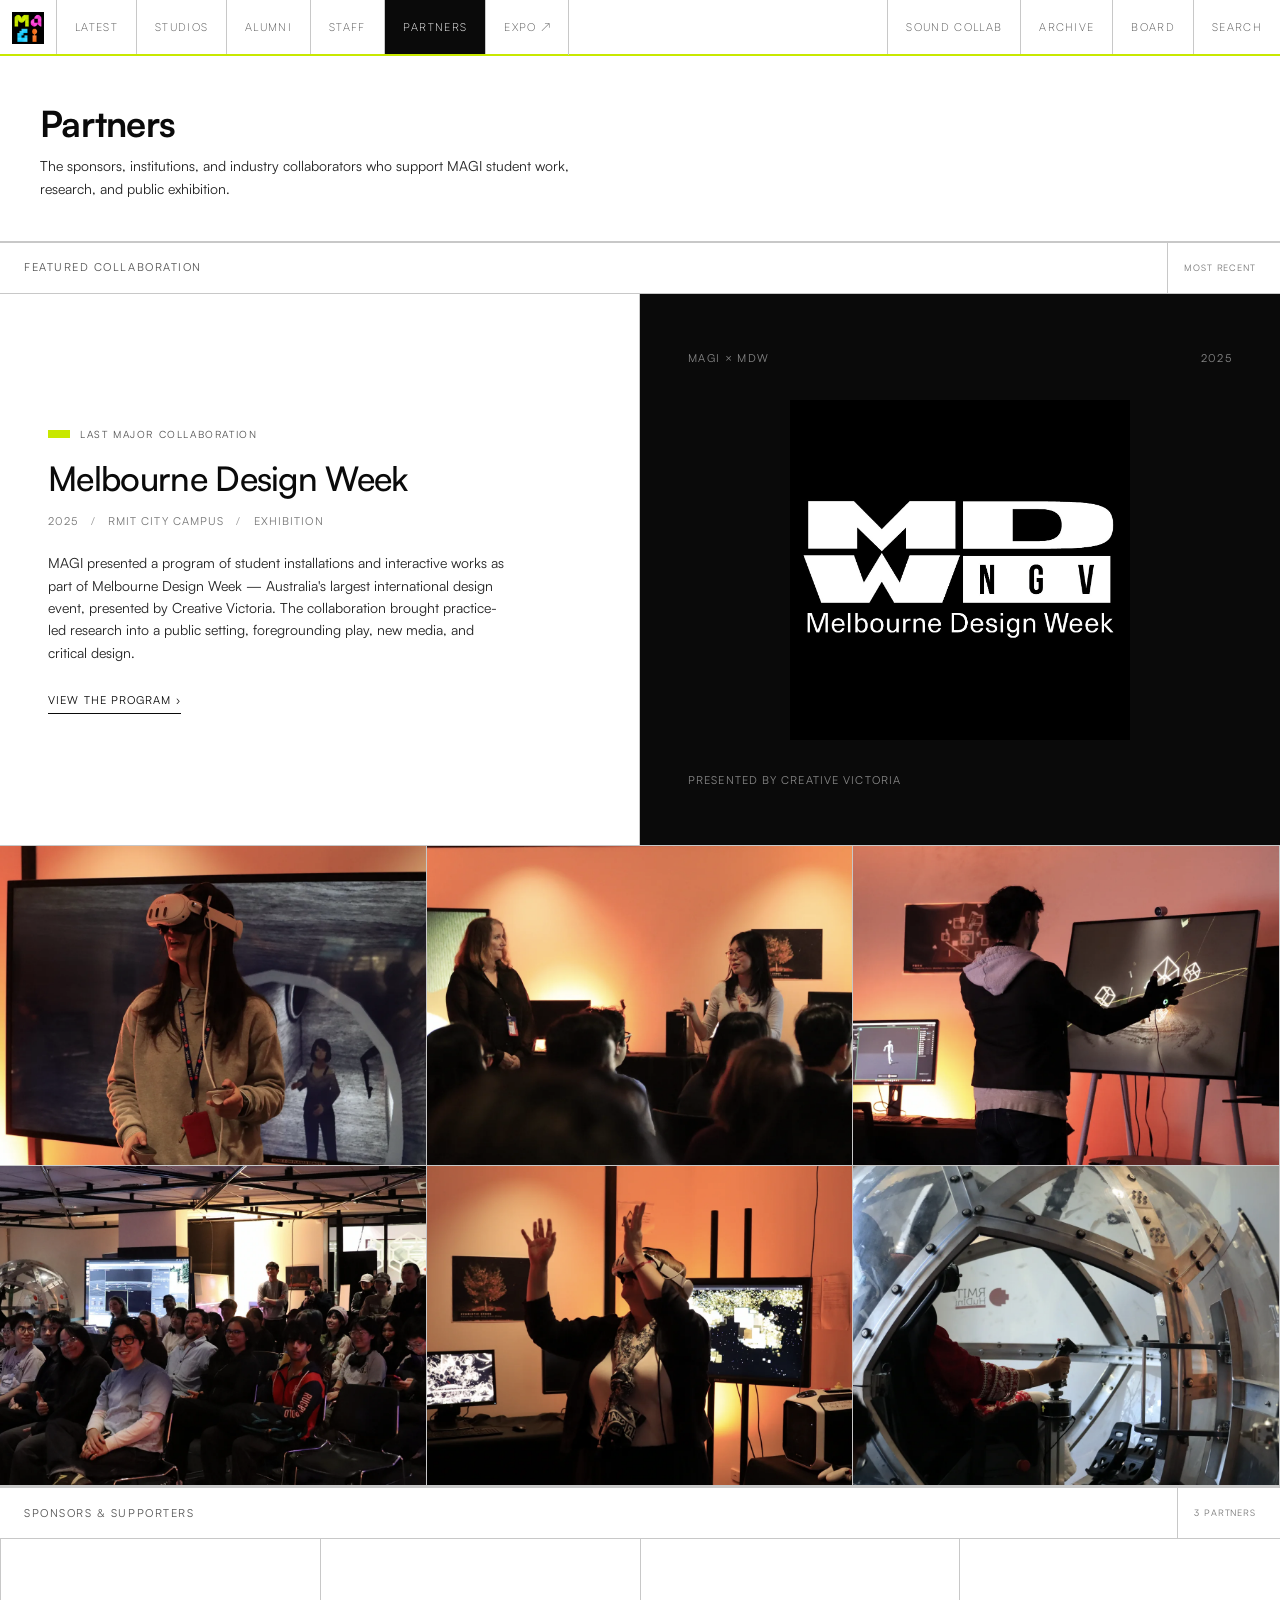
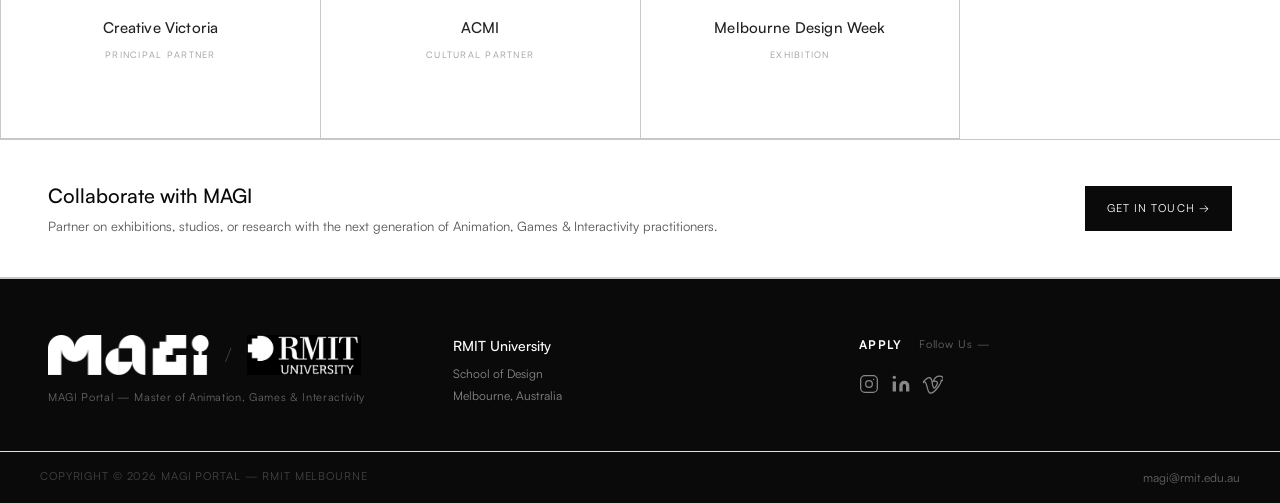
<file: sponsors.html>
<!DOCTYPE html>
<html lang="en">
<head>
  <meta charset="UTF-8" />
  <meta name="viewport" content="width=device-width, initial-scale=1.0" />
  <title>Partners | MAGI Portal</title>
  <link rel="icon" type="image/png" href="logo/MAGI_favicon.png" />
  <link rel="apple-touch-icon" href="logo/MAGI_favicon.png" />
  <link rel="stylesheet" href="style.css" />
  <style>

    /* ── FEATURED COLLABORATION ───────────────────── */

    .collab {
      display: grid;
      grid-template-columns: 1fr 1fr;
      border-bottom: 1px solid var(--line);
    }

    .collab-text {
      padding: 56px 48px;
      border-right: 1px solid var(--line);
      display: flex;
      flex-direction: column;
      justify-content: center;
    }

    .collab-eyebrow {
      font-size: 10px;
      letter-spacing: 0.16em;
      text-transform: uppercase;
      color: var(--muted);
      margin-bottom: 18px;
      display: flex;
      align-items: center;
      gap: 10px;
    }

    .collab-eyebrow::before {
      content: '';
      width: 22px;
      height: 8px;
      background: var(--col-research);
    }

    .collab-h2 {
      font-size: 34px;
      font-weight: 500;
      line-height: 1.08;
      letter-spacing: -0.02em;
      color: var(--black);
      margin-bottom: 16px;
    }

    .collab-meta {
      font-size: 11px;
      letter-spacing: 0.1em;
      text-transform: uppercase;
      color: var(--dim);
      margin-bottom: 22px;
    }

    .collab-meta span { color: var(--faint); margin: 0 8px; }

    .collab-desc {
      font-size: 14px;
      line-height: 1.6;
      color: var(--secondary);
      max-width: 460px;
      margin-bottom: 28px;
    }

    .collab-link {
      font-size: 11px;
      letter-spacing: 0.1em;
      text-transform: uppercase;
      color: var(--black);
      text-decoration: none;
      border-bottom: 1px solid var(--black);
      padding-bottom: 3px;
      width: fit-content;
      transition: opacity 0.15s;
    }

    .collab-link:hover { opacity: 0.55; }

    .collab-poster {
      background: #0a0a0a;
      color: rgba(255, 255, 255, 0.72);
      padding: 56px 48px;
      display: flex;
      flex-direction: column;
      justify-content: space-between;
      gap: 32px;
      min-height: 360px;
    }

    .collab-poster-top {
      font-family: 'Satoshi', sans-serif;
      font-size: 11px;
      letter-spacing: 0.12em;
      text-transform: uppercase;
      display: flex;
      justify-content: space-between;
      opacity: 0.7;
    }

    .collab-poster-img {
      width: 100%;
      max-width: 340px;
      height: auto;
      align-self: center;
      display: block;
    }

    .collab-poster-foot {
      font-size: 11px;
      letter-spacing: 0.1em;
      text-transform: uppercase;
      opacity: 0.7;
    }

    /* ── COLLAB GALLERY ───────────────────────────── */

    .collab-gallery {
      display: grid;
      grid-template-columns: repeat(3, 1fr);
      border-bottom: 1px solid var(--line);
    }

    .collab-gallery img {
      width: 100%;
      aspect-ratio: 4 / 3;
      object-fit: cover;
      display: block;
      border-right: 1px solid var(--line);
      border-bottom: 1px solid var(--line);
      filter: grayscale(0.15);
      transition: filter 0.25s, transform 0.25s;
    }

    .collab-gallery img:hover {
      filter: grayscale(0);
      transform: scale(1.01);
    }

    /* ── PARTNER TILES ────────────────────────────── */

    .partners {
      display: grid;
      grid-template-columns: repeat(4, 1fr);
      border-bottom: 1px solid var(--line);
      border-left: 1px solid var(--line);
    }

    .partner {
      border-right: 1px solid var(--line);
      border-bottom: 1px solid var(--line);
      aspect-ratio: 16 / 10;
      display: flex;
      flex-direction: column;
      align-items: center;
      justify-content: center;
      gap: 8px;
      padding: 24px;
      text-align: center;
      transition: background 0.15s;
    }

    .partner:hover { background: var(--bg-hover); }

    .partner-name {
      font-size: 15px;
      font-weight: 500;
      color: var(--secondary);
      letter-spacing: 0.01em;
    }

    .partner-kind {
      font-size: 9px;
      letter-spacing: 0.14em;
      text-transform: uppercase;
      color: var(--faint);
    }

    /* ── PARTNER CTA ──────────────────────────────── */

    .partner-cta {
      display: flex;
      align-items: center;
      justify-content: space-between;
      gap: 24px;
      padding: 40px 48px;
      border-bottom: 1px solid var(--line);
      flex-wrap: wrap;
    }

    .partner-cta-title {
      font-size: 20px;
      font-weight: 500;
      color: var(--black);
    }

    .partner-cta-desc {
      font-size: 13px;
      color: var(--muted);
      margin-top: 4px;
    }

    .partner-cta-btn {
      font-size: 11px;
      letter-spacing: 0.1em;
      text-transform: uppercase;
      background: var(--black);
      color: var(--white);
      text-decoration: none;
      padding: 14px 22px;
      transition: background 0.15s;
      white-space: nowrap;
    }

    .partner-cta-btn:hover { background: #333; }

    @media (max-width: 760px) {
      .collab { grid-template-columns: 1fr; }
      .collab-text { border-right: none; }
      .collab-gallery { grid-template-columns: repeat(2, 1fr); }
      .partners { grid-template-columns: repeat(2, 1fr); }
    }

  </style>
</head>
<body>

  <!-- ── NAV ──────────────────────────────────────── -->
  <nav class="nav" id="site-nav">
    <a class="nav-wordmark" href="/" aria-label="MAGI Portal — Home">
      <img class="nav-wordmark-icon" src="logo/MAGI_favicon.png" alt="MAGI" />
    </a>
    <button class="nav-toggle" id="nav-toggle" aria-label="Menu" aria-expanded="false" aria-controls="site-nav">
      <span></span><span></span><span></span>
    </button>
    <div class="nav-links">
      <a class="nav-link" href="latest">Latest</a>
      <a class="nav-link" href="studios">Studios</a>
      <a class="nav-link" href="alumni">Alumni</a>
      <a class="nav-link" href="staff">Staff</a>
      <a class="nav-link active" href="sponsors">Partners</a>
      <div class="nav-expo">
        <a class="nav-link nav-expo-link" href="https://magiexpo2025.com/" target="_blank" rel="noopener">EXPO ↗</a>
        <span class="nav-expo-accent" aria-hidden="true"></span>
        <div class="nav-expo-menu">
          <a class="nav-expo-item is-current" href="https://magiexpo2025.com/" target="_blank" rel="noopener">
            <span class="nav-expo-year">2025</span><span class="nav-expo-name">Orbits</span>
          </a>
          <a class="nav-expo-item" href="https://magiexpo.github.io/2024/" target="_blank" rel="noopener">
            <span class="nav-expo-year">2024</span><span class="nav-expo-name">Banquet of Oddities</span>
          </a>
          <a class="nav-expo-item" href="https://pasteleftdane.github.io/" target="_blank" rel="noopener">
            <span class="nav-expo-year">2022</span><span class="nav-expo-name">MAGIc</span>
          </a>
        </div>
      </div>
    </div>
    <div class="nav-right">
      <a class="nav-link" href="soundcollab">Sound Collab</a>
      <a class="nav-link" href="archive">Archive</a>
      <a class="nav-link" href="board">Board</a>
    </div>
    <!-- Sits outside .nav-right so the mobile hamburger doesn't swallow it —
         on mobile it's ordered up next to the toggle (see style.css). -->
    <div class="nav-search" id="nav-search">
      <input class="nav-search-input" type="text" id="nav-search-input" placeholder="Search…" aria-label="Search the site" autocomplete="off" />
      <button class="nav-search-btn" id="nav-search-btn" type="button" aria-label="Search" aria-expanded="false">
        <span class="nav-search-label-wrap">
          <span class="nav-search-label">Search</span>
          <span class="nav-search-icon" aria-hidden="true">
            <svg width="13" height="13" viewBox="0 0 24 24" fill="none" stroke="currentColor" stroke-width="2"><circle cx="11" cy="11" r="7"/><line x1="21" y1="21" x2="16.65" y2="16.65"/></svg>
          </span>
        </span>
      </button>
    </div>
  </nav>

  <!-- ── PAGE HEADER ───────────────────────────────── -->
  <div class="page-header">
    <div class="page-header-inner">
   
      <h1 class="page-title">Partners</h1>
      <p class="page-desc">The sponsors, institutions, and industry collaborators who support MAGI student work, research, and public exhibition.</p>
    </div>
  </div>

  <!-- ── FEATURED COLLABORATION ───────────────────── -->
  <div class="bar">
    <div class="bar-title">Featured Collaboration</div>
    <div class="bar-right"><div class="bar-link">Most Recent</div></div>
  </div>

  <section class="collab">
    <div class="collab-text">
      <div class="collab-eyebrow">Last Major Collaboration</div>
      <h2 class="collab-h2">Melbourne Design Week</h2>
      <div class="collab-meta">2025 <span>/</span> RMIT City Campus <span>/</span> Exhibition</div>
      <p class="collab-desc">MAGI presented a program of student installations and interactive works as part of Melbourne Design Week — Australia's largest international design event, presented by Creative Victoria. The collaboration brought practice-led research into a public setting, foregrounding play, new media, and critical design.</p>
      <a class="collab-link" href="https://magiportal.github.io/mdw/">View the program ›</a>
    </div>
    <div class="collab-poster">
      <div class="collab-poster-top">
        <span>MAGI × MDW</span>
        <span>2025</span>
      </div>
      <img class="collab-poster-img" src="logo/MDW.jpeg" alt="Melbourne Design Week — NGV" />
      <div class="collab-poster-foot">Presented by Creative Victoria</div>
    </div>
  </section>

  <!-- ── COLLAB GALLERY ───────────────────────────── -->
  <section class="collab-gallery">
    <img src="media/events/mdw1.webp" alt="Melbourne Design Week — MAGI installation" loading="lazy" />
    <img src="media/events/mdw2.webp" alt="Melbourne Design Week — MAGI installation" loading="lazy" />
    <img src="media/events/mdw3.webp" alt="Melbourne Design Week — MAGI installation" loading="lazy" />
    <img src="media/events/mdw4.webp" alt="Melbourne Design Week — MAGI installation" loading="lazy" />
    <img src="media/events/mdw5.webp" alt="Melbourne Design Week — MAGI installation" loading="lazy" />
    <img src="media/events/mdw6.webp" alt="Melbourne Design Week — MAGI installation" loading="lazy" />
  </section>

  <!-- ── SPONSORS & SUPPORTERS ────────────────────── -->
  <div class="bar">
    <div class="bar-title">Sponsors &amp; Supporters</div>
    <div class="bar-right"><div class="bar-link">3 Partners</div></div>
  </div>

  <section class="partners">
    <div class="partner">
      <div class="partner-name">Creative Victoria</div>
      <div class="partner-kind">Principal Partner</div>
    </div>
    <div class="partner">
      <div class="partner-name">ACMI</div>
      <div class="partner-kind">Cultural Partner</div>
    </div>
    <div class="partner">
      <div class="partner-name">Melbourne Design Week</div>
      <div class="partner-kind">Exhibition</div>
    </div>
  </section>

  <!-- ── BECOME A PARTNER ─────────────────────────── -->
  <div class="partner-cta">
    <div>
      <div class="partner-cta-title">Collaborate with MAGI</div>
      <div class="partner-cta-desc">Partner on exhibitions, studios, or research with the next generation of Animation, Games &amp; Interactivity practitioners.</div>
    </div>
    <a class="partner-cta-btn" href="mailto:magi@rmit.edu.au">Get in touch →</a>
  </div>

  <!-- ── FOOTER ────────────────────────────────────── -->
  <footer class="footer">
    <div class="footer-top">
      <div class="footer-brand">
        <div class="footer-logos">
          <img src="logo/magi-logo-white.png" alt="MAGI" class="footer-magi" />
          <span class="footer-logos-divider">/</span>
          <img src="logo/RMIT_Black 000.avif" alt="RMIT University" class="footer-rmit" />
        </div>
        <div class="footer-brand-sub">MAGI Portal — Master of Animation, Games &amp; Interactivity</div>
      </div>
      <div class="footer-info">
        <div class="footer-info-title">RMIT University</div>
        <div class="footer-info-line">School of Design</div>
        <div class="footer-info-line">Melbourne, Australia</div>
      </div>
      <div class="footer-right">
        <div class="footer-apply-row">
          <a class="footer-apply" href="https://www.rmit.edu.au/study-with-us/levels-of-study/postgraduate-study/masters-by-coursework/master-of-animation-games-and-interactivity-mc232" target="_blank" rel="noopener">Apply</a>
          <span class="footer-follow">Follow Us —</span>
        </div>
        <div class="footer-socials">
          <a class="footer-social" href="https://www.instagram.com/rmit.magistudio/" target="_blank" rel="noopener" aria-label="Instagram"><svg width="20" height="20" viewBox="0 0 24 24" fill="none" stroke="currentColor" stroke-width="1.5"><rect x="2" y="2" width="20" height="20" rx="5"/><circle cx="12" cy="12" r="4"/><circle cx="17.5" cy="6.5" r="0.8" fill="currentColor" stroke="none"/></svg></a>
          <a class="footer-social" href="https://au.linkedin.com/in/magi-studio-9abb08270" target="_blank" rel="noopener" aria-label="LinkedIn"><svg width="20" height="20" viewBox="0 0 24 24" fill="currentColor"><path d="M16 8a6 6 0 0 1 6 6v7h-4v-7a2 2 0 0 0-4 0v7h-4v-7a6 6 0 0 1 6-6z"/><rect x="2" y="9" width="4" height="12"/><circle cx="4" cy="4" r="2"/></svg></a>
          <a class="footer-social" href="https://vimeo.com/user260780248" target="_blank" rel="noopener" aria-label="Vimeo"><svg width="20" height="20" viewBox="0 0 24 24" fill="none" stroke="currentColor" stroke-width="1.5"><path d="M22 7.4c-.1 2.3-1.7 5.4-4.8 9.4C14 21 11.4 23 9.3 23c-1.3 0-2.4-1.2-3.3-3.6L4.2 13c-.7-2.4-1.4-3.6-2.2-3.6-.2 0-.8.4-1.9 1.1L0 9.4c1.2-1 2.4-2.1 3.5-3 1.6-1.3 2.8-2 3.6-2.1 1.9-.2 3 1.1 3.5 3.8.5 2.9.8 4.7 1 5.3.5 2.4 1.1 3.6 1.8 3.6.5 0 1.3-.8 2.3-2.4 1-1.6 1.6-2.8 1.6-3.7 0-1.6-.9-2.4-2.8-2.4-.7 0-1.4.2-2.1.5 1.4-4.5 4-6.7 7.9-6.5 2.9.1 4.3 1.9 4.2 5.4z"/></svg></a>
        </div>
      </div>
    </div>
    <div class="footer-bottom">
      <div class="footer-copy">Copyright © 2026 MAGI Portal — RMIT Melbourne</div>
      <a class="footer-email" href="mailto:magi@rmit.edu.au">magi@rmit.edu.au</a>
    </div>
  </footer>

  <!-- ── MDW GALLERY SWEEP SHUFFLE ────────────────── -->
  <script>
    (function () {
      const gallery = document.querySelector('.collab-gallery');
      if (!gallery) return;
      const imgs = Array.from(gallery.querySelectorAll('img'));
      if (imgs.length < 2) return;
      if (window.matchMedia('(prefers-reduced-motion: reduce)').matches) return;

      const SWEEP = 0.95; // seconds — the wipe
      const FADE = 0.5;   // seconds — the fade-out that precedes it
      const HOVER = 'filter 0.25s ease, transform 0.25s ease';
      const TR_FADE = 'opacity ' + FADE + 's ease, ' + HOVER;
      const TR_SWEEP = 'clip-path ' + SWEEP + 's cubic-bezier(0.65,0,0.35,1), ' + HOVER;
      imgs.forEach(img => { img.style.transition = TR_SWEEP; });

      function pickTwo() {
        const a = Math.floor(Math.random() * imgs.length);
        let b = Math.floor(Math.random() * imgs.length);
        while (b === a) b = Math.floor(Math.random() * imgs.length);
        return [imgs[a], imgs[b]];
      }

      function shuffleStep() {
        const pair = pickTwo();

        // 1) fade out first (no sweep yet)
        pair.forEach(el => {
          el.style.transition = TR_FADE;
          el.style.opacity = '0';
        });

        setTimeout(() => {
          // swap the images while invisible
          const src = pair[0].src; pair[0].src = pair[1].src; pair[1].src = src;
          const alt = pair[0].alt; pair[0].alt = pair[1].alt; pair[1].alt = alt;

          pair.forEach(el => {
            // prep: fully opaque but clipped hidden to the right (no animation)
            el.style.transition = 'none';
            el.style.opacity = '1';
            el.style.clipPath = 'inset(0 0 0 100%)';
            void el.offsetWidth; // force reflow
            // 2) now sweep in from the right
            el.style.transition = TR_SWEEP;
            el.style.clipPath = 'inset(0 0 0 0)';
          });

          scheduleNext();
        }, FADE * 1000);
      }

      function scheduleNext() {
        setTimeout(shuffleStep, 7000 + Math.random() * 5000);
      }

      scheduleNext();
    })();
  </script>

  <script src="nav-toggle.js"></script>
  <script src="search.js"></script>
</body>
</html>
</file>
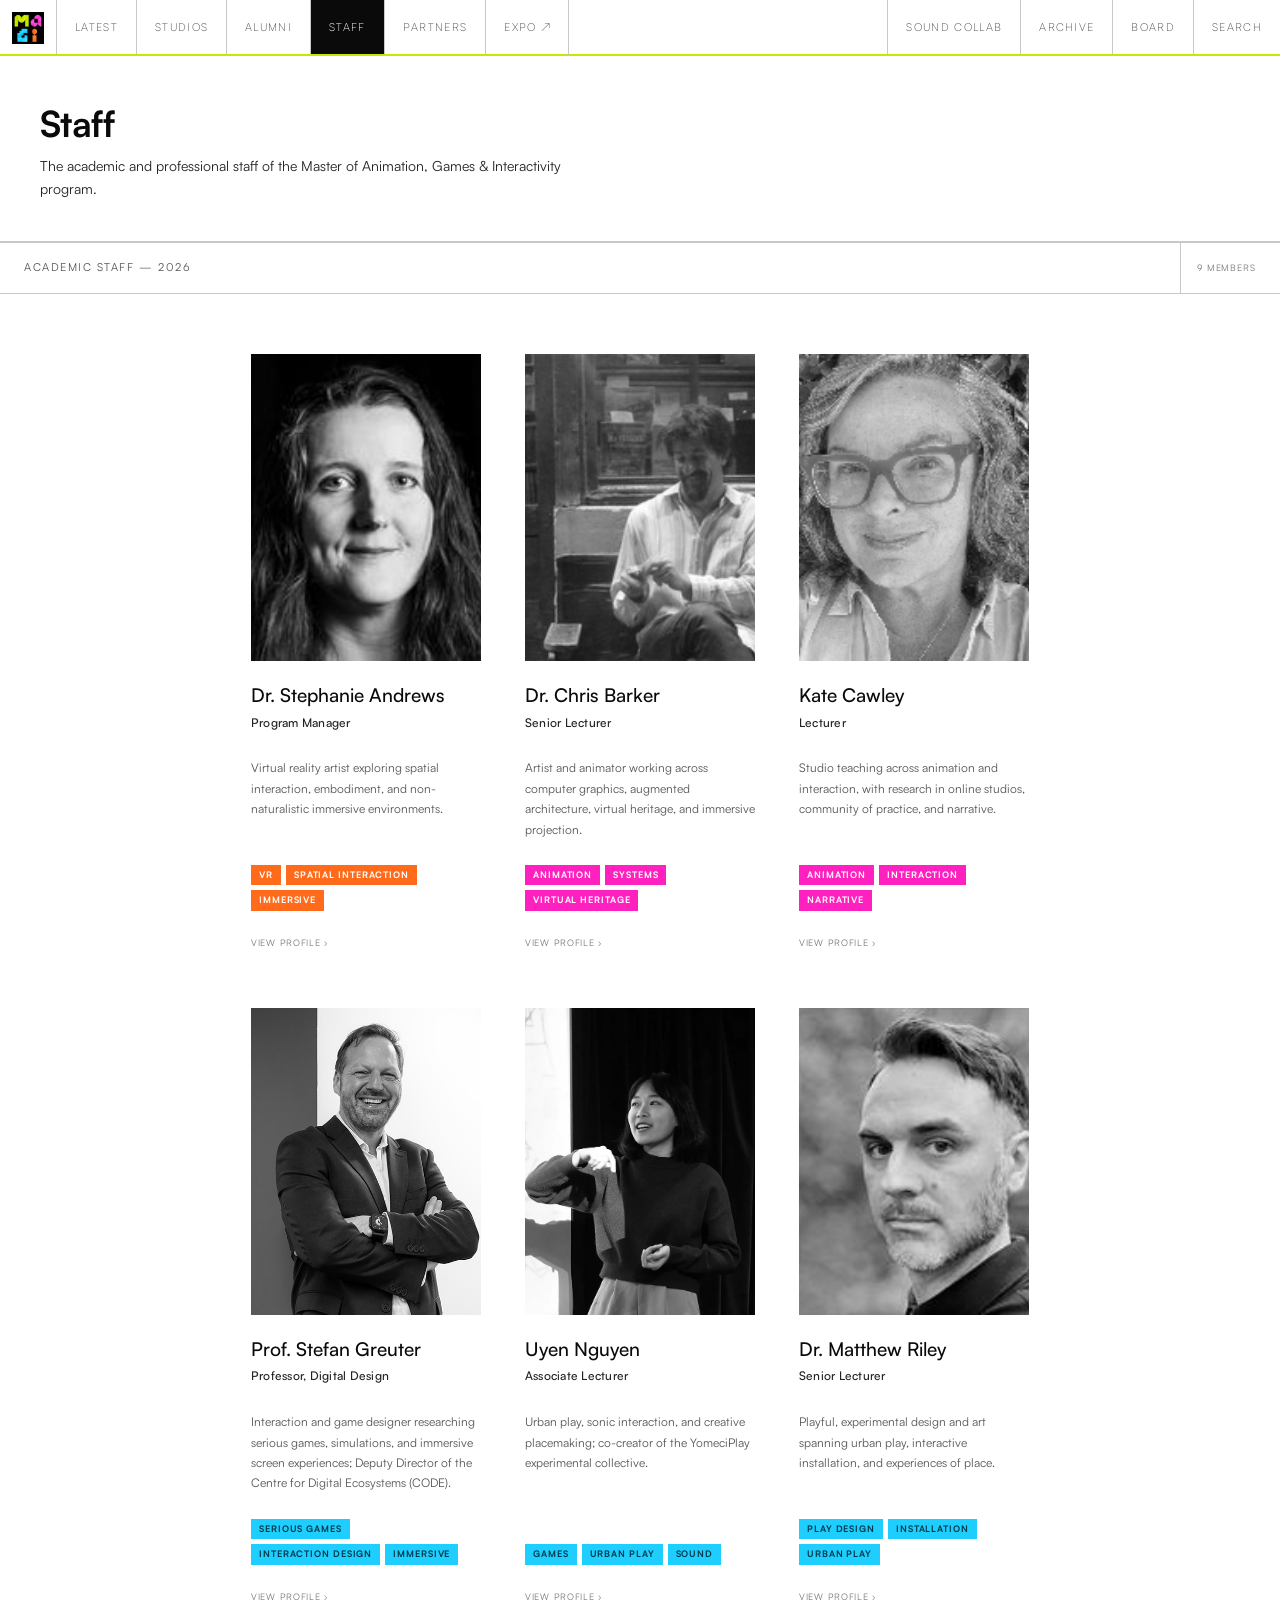
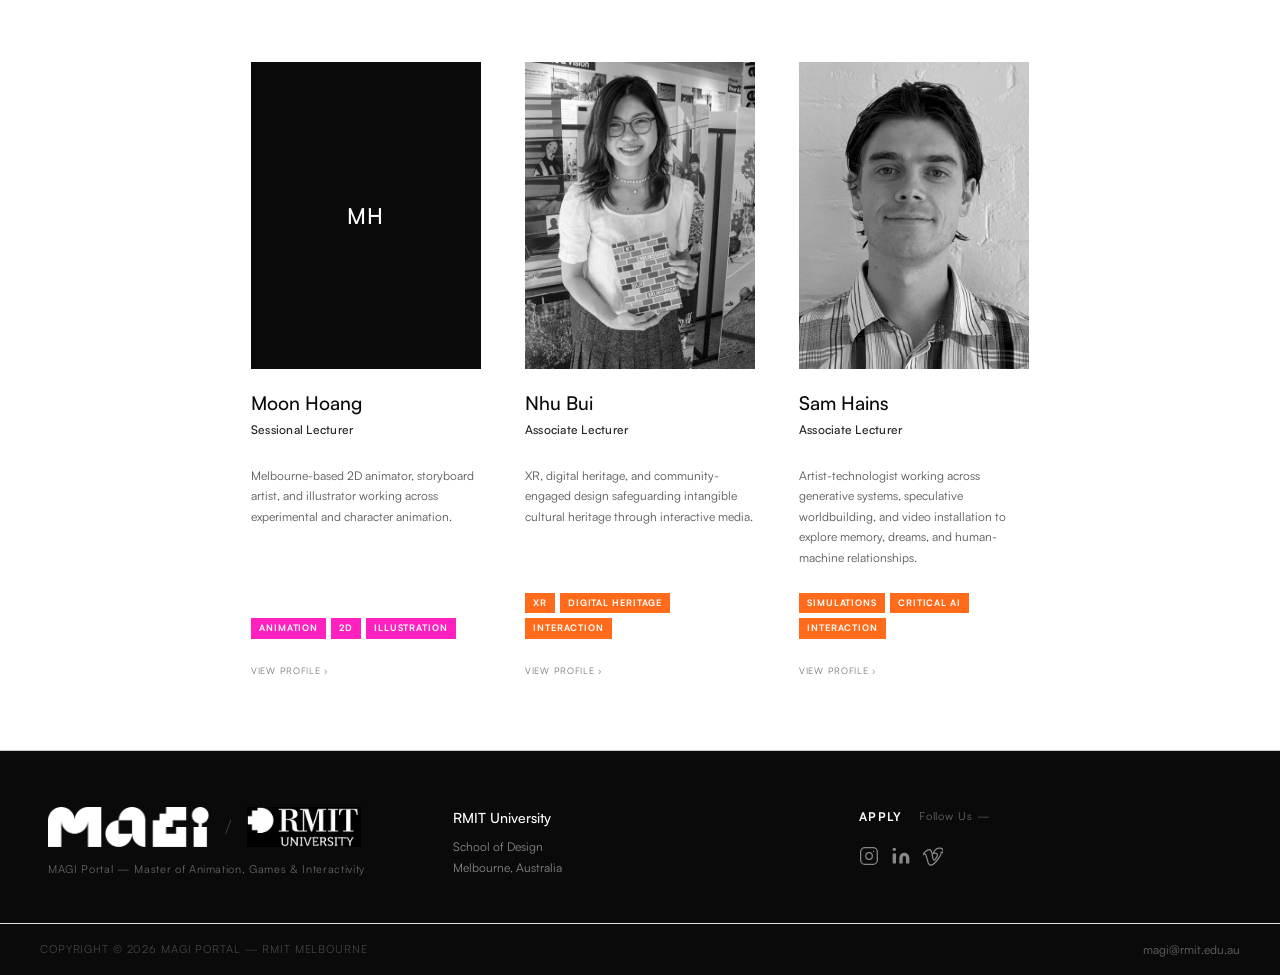
<file: staff.html>
<!DOCTYPE html>
<html lang="en">
<head>
  <meta charset="UTF-8" />
  <meta name="viewport" content="width=device-width, initial-scale=1.0" />
  <title>Staff | MAGI Portal</title>
  <link rel="icon" type="image/png" href="logo/MAGI_favicon.png" />
  <link rel="apple-touch-icon" href="logo/MAGI_favicon.png" />
  <link rel="stylesheet" href="style.css" />
</head>
<body>

  <!-- ── NAV ──────────────────────────────────────── -->
  <nav class="nav" id="site-nav">
    <a class="nav-wordmark" href="/" aria-label="MAGI Portal — Home">
      <img class="nav-wordmark-icon" src="logo/MAGI_favicon.png" alt="MAGI" />
    </a>
    <button class="nav-toggle" id="nav-toggle" aria-label="Menu" aria-expanded="false" aria-controls="site-nav">
      <span></span><span></span><span></span>
    </button>
    <div class="nav-links">
      <a class="nav-link" href="latest">Latest</a>
      <a class="nav-link" href="studios">Studios</a>
      <a class="nav-link" href="alumni">Alumni</a>
      <a class="nav-link active" href="staff">Staff</a>
      <a class="nav-link" href="sponsors">Partners</a>
      <div class="nav-expo">
        <a class="nav-link nav-expo-link" href="https://magiexpo2025.com/" target="_blank" rel="noopener">EXPO ↗</a>
        <span class="nav-expo-accent" aria-hidden="true"></span>
        <div class="nav-expo-menu">
          <a class="nav-expo-item is-current" href="https://magiexpo2025.com/" target="_blank" rel="noopener">
            <span class="nav-expo-year">2025</span><span class="nav-expo-name">Orbits</span>
          </a>
          <a class="nav-expo-item" href="https://magiexpo.github.io/2024/" target="_blank" rel="noopener">
            <span class="nav-expo-year">2024</span><span class="nav-expo-name">Banquet of Oddities</span>
          </a>
          <a class="nav-expo-item" href="https://pasteleftdane.github.io/" target="_blank" rel="noopener">
            <span class="nav-expo-year">2022</span><span class="nav-expo-name">MAGIc</span>
          </a>
        </div>
      </div>
    </div>
    <div class="nav-right">
      <a class="nav-link" href="soundcollab">Sound Collab</a>
      <a class="nav-link" href="archive">Archive</a>
      <a class="nav-link" href="board">Board</a>
    </div>
    <!-- Sits outside .nav-right so the mobile hamburger doesn't swallow it —
         on mobile it's ordered up next to the toggle (see style.css). -->
    <div class="nav-search" id="nav-search">
      <input class="nav-search-input" type="text" id="nav-search-input" placeholder="Search…" aria-label="Search the site" autocomplete="off" />
      <button class="nav-search-btn" id="nav-search-btn" type="button" aria-label="Search" aria-expanded="false">
        <span class="nav-search-label-wrap">
          <span class="nav-search-label">Search</span>
          <span class="nav-search-icon" aria-hidden="true">
            <svg width="13" height="13" viewBox="0 0 24 24" fill="none" stroke="currentColor" stroke-width="2"><circle cx="11" cy="11" r="7"/><line x1="21" y1="21" x2="16.65" y2="16.65"/></svg>
          </span>
        </span>
      </button>
    </div>
  </nav>

  <!-- ── PAGE HEADER ───────────────────────────────── -->
  <div class="page-header">
    <div class="page-header-inner">

      <h1 class="page-title">Staff</h1>
      <p class="page-desc">The academic and professional staff of the Master of Animation, Games &amp; Interactivity program.</p>
    </div>
  </div>

  <!-- ── STAFF GRID ────────────────────────────────── -->
  <section id="staff">

    <div class="bar">
      <div class="bar-title">Academic Staff — 2026</div>
      <div class="bar-right"><div class="bar-link">9 Members</div></div>
    </div>

    <!-- Portrait shot with the name, role, bio and tags stacked under it —
         nothing is hidden, so there's no interaction to discover. The grid is
         centred and capped in width (see .staff-grid) rather than spanning the
         page, which keeps each shot small enough that the low-resolution
         originals aren't enlarged past what they can carry.

         The .staff-shot wrapper around each photo isn't decorative — it's the
         fixed frame the image scales inside on hover, so a card added without
         it will lose the zoom and the corner rounding.

         search.js scrapes this page for site search using .staff-name,
         .staff-role, .staff-desc, .staff-tags .tag, .staff-photo and
         .staff-initials — keep those class names on any card you add. -->
    <div class="staff-grid">

      <div class="staff-card" data-cat="interactivity">
        <div class="staff-shot">
          <img class="staff-photo" src="media/profilepic/stephandrews.jpg" alt="Dr. Stephanie Andrews" />
        </div>
        <div class="staff-body">
          <div class="staff-name">Dr. Stephanie Andrews</div>
          <div class="staff-role">Program Manager</div>
          <div class="staff-desc">Virtual reality artist exploring spatial interaction, embodiment, and non-naturalistic immersive environments.</div>
          <div class="staff-tags"><span class="tag">VR</span><span class="tag">Spatial Interaction</span><span class="tag">Immersive</span></div>
          <a class="staff-link" href="https://academics.rmit.edu.au/stephanie-andrews" target="_blank" rel="noopener">View profile ›</a>
        </div>
      </div>

      <div class="staff-card" data-cat="animation">
        <div class="staff-shot">
          <img class="staff-photo" src="media/profilepic/chrisbarker.jpg" alt="Dr. Chris Barker" />
        </div>
        <div class="staff-body">
          <div class="staff-name">Dr. Chris Barker</div>
          <div class="staff-role">Senior Lecturer</div>
          <div class="staff-desc">Artist and animator working across computer graphics, augmented architecture, virtual heritage, and immersive projection.</div>
          <div class="staff-tags"><span class="tag">Animation</span><span class="tag">Systems</span><span class="tag">Virtual Heritage</span></div>
          <a class="staff-link" href="https://academics.rmit.edu.au/chris-barker" target="_blank" rel="noopener">View profile ›</a>
        </div>
      </div>

      <div class="staff-card" data-cat="animation">
        <div class="staff-shot">
          <img class="staff-photo" src="media/profilepic/katecawley.webp" alt="Kate Cawley" />
        </div>
        <div class="staff-body">
          <div class="staff-name">Kate Cawley</div>
          <div class="staff-role">Lecturer</div>
          <div class="staff-desc">Studio teaching across animation and interaction, with research in online studios, community of practice, and narrative.</div>
          <div class="staff-tags"><span class="tag">Animation</span><span class="tag">Interaction</span><span class="tag">Narrative</span></div>
          <a class="staff-link" href="https://academics.rmit.edu.au/kate-cawley" target="_blank" rel="noopener">View profile ›</a>
        </div>
      </div>

      <div class="staff-card" data-cat="games">
        <div class="staff-shot">
          <img class="staff-photo" src="media/profilepic/stefang.jpg" alt="Stefan Greuter" />
        </div>

        <div class="staff-body">
          <div class="staff-name">Prof. Stefan Greuter</div>
          <div class="staff-role">Professor, Digital Design</div>
          <div class="staff-desc">Interaction and game designer researching serious games, simulations, and immersive screen experiences; Deputy Director of the Centre for Digital Ecosystems (CODE).</div>
          <div class="staff-tags"><span class="tag">Serious Games</span><span class="tag">Interaction Design</span><span class="tag">Immersive</span></div>
          <a class="staff-link" href="https://academics.rmit.edu.au/stefan-greuter" target="_blank" rel="noopener">View profile ›</a>
        </div>
      </div>

      <div class="staff-card" data-cat="games">
        <div class="staff-shot">
          <img class="staff-photo" src="media/profilepic/uyennguyen.webp" alt="Uyen Nguyen" />
        </div>
        <div class="staff-body">
          <div class="staff-name">Uyen Nguyen</div>
          <div class="staff-role">Associate Lecturer</div>
          <div class="staff-desc">Urban play, sonic interaction, and creative placemaking; co-creator of the YomeciPlay experimental collective.</div>
          <div class="staff-tags"><span class="tag">Games</span><span class="tag">Urban Play</span><span class="tag">Sound</span></div>
          <a class="staff-link" href="https://academics.rmit.edu.au/uyen-nguyen" target="_blank" rel="noopener">View profile ›</a>
        </div>
      </div>

      <div class="staff-card" data-cat="games">
        <div class="staff-shot">
          <img class="staff-photo" src="media/profilepic/mattriley.jpg" alt="Dr. Matthew Riley" />
        </div>
        <div class="staff-body">
          <div class="staff-name">Dr. Matthew Riley</div>
          <div class="staff-role">Senior Lecturer</div>
          <div class="staff-desc">Playful, experimental design and art spanning urban play, interactive installation, and experiences of place.</div>
          <div class="staff-tags"><span class="tag">Play Design</span><span class="tag">Installation</span><span class="tag">Urban Play</span></div>
          <a class="staff-link" href="https://academics.rmit.edu.au/matthew-riley" target="_blank" rel="noopener">View profile ›</a>
        </div>
      </div>

      <div class="staff-card" data-cat="animation">
        <div class="staff-shot">
          <span class="staff-initials">MH</span>
        </div>
        <div class="staff-body">
          <div class="staff-name">Moon Hoang</div>
          <div class="staff-role">Sessional Lecturer</div>
          <div class="staff-desc">Melbourne-based 2D animator, storyboard artist, and illustrator working across experimental and character animation.</div>
          <div class="staff-tags"><span class="tag">Animation</span><span class="tag">2D</span><span class="tag">Illustration</span></div>
          <a class="staff-link" href="https://www.kingsunmoon.com/moon" target="_blank" rel="noopener">View profile ›</a>
        </div>
      </div>

      <div class="staff-card" data-cat="interactivity">
        <div class="staff-shot">
          <img class="staff-photo" src="media/profilepic/nhubui.jpeg" alt="Nhu Bui" />
        </div>
        <div class="staff-body">
          <div class="staff-name">Nhu Bui</div>
          <div class="staff-role">Associate Lecturer</div>
          <div class="staff-desc">XR, digital heritage, and community-engaged design safeguarding intangible cultural heritage through interactive media.</div>
          <div class="staff-tags"><span class="tag">XR</span><span class="tag">Digital Heritage</span><span class="tag">Interaction</span></div>
          <a class="staff-link" href="https://academics.rmit.edu.au/nhu-bui" target="_blank" rel="noopener">View profile ›</a>
        </div>
      </div>

      <div class="staff-card" data-cat="interactivity">
        <div class="staff-shot">
          <img class="staff-photo" src="media/profilepic/samhains.webp" alt="Sam Hains" />
        </div>
        <div class="staff-body">
          <div class="staff-name">Sam Hains</div>
          <div class="staff-role">Associate Lecturer</div>
          <div class="staff-desc">Artist-technologist working across generative systems, speculative worldbuilding, and video installation to explore memory, dreams, and human-machine relationships.</div>
          <div class="staff-tags"><span class="tag">Simulations</span><span class="tag">Critical AI</span><span class="tag">Interaction</span></div>
          <a class="staff-link" href="http://www.samhains.com" target="_blank" rel="noopener">View profile ›</a>
        </div>
      </div>

    </div>

  </section>

  <!-- ── FOOTER ────────────────────────────────────── -->
  <footer class="footer">
    <div class="footer-top">
      <div class="footer-brand">
        <div class="footer-logos">
          <img src="logo/magi-logo-white.png" alt="MAGI" class="footer-magi" />
          <span class="footer-logos-divider">/</span>
          <img src="logo/RMIT_Black 000.avif" alt="RMIT University" class="footer-rmit" />
        </div>
        <div class="footer-brand-sub">MAGI Portal — Master of Animation, Games &amp; Interactivity</div>
      </div>
      <div class="footer-info">
        <div class="footer-info-title">RMIT University</div>
        <div class="footer-info-line">School of Design</div>
        <div class="footer-info-line">Melbourne, Australia</div>
      </div>
      <div class="footer-right">
        <div class="footer-apply-row">
          <a class="footer-apply" href="https://www.rmit.edu.au/study-with-us/levels-of-study/postgraduate-study/masters-by-coursework/master-of-animation-games-and-interactivity-mc232" target="_blank" rel="noopener">Apply</a>
          <span class="footer-follow">Follow Us —</span>
        </div>
        <div class="footer-socials">
          <a class="footer-social" href="https://www.instagram.com/rmit.magistudio/" target="_blank" rel="noopener" aria-label="Instagram">
            <svg width="20" height="20" viewBox="0 0 24 24" fill="none" stroke="currentColor" stroke-width="1.5"><rect x="2" y="2" width="20" height="20" rx="5"/><circle cx="12" cy="12" r="4"/><circle cx="17.5" cy="6.5" r="0.8" fill="currentColor" stroke="none"/></svg>
          </a>
          <a class="footer-social" href="https://au.linkedin.com/in/magi-studio-9abb08270" target="_blank" rel="noopener" aria-label="LinkedIn">
            <svg width="20" height="20" viewBox="0 0 24 24" fill="currentColor"><path d="M16 8a6 6 0 0 1 6 6v7h-4v-7a2 2 0 0 0-2-2 2 2 0 0 0-2 2v7h-4v-7a6 6 0 0 1 6-6z"/><rect x="2" y="9" width="4" height="12"/><circle cx="4" cy="4" r="2"/></svg>
          </a>
          <a class="footer-social" href="https://vimeo.com/user260780248" target="_blank" rel="noopener" aria-label="Vimeo">
            <svg width="20" height="20" viewBox="0 0 24 24" fill="none" stroke="currentColor" stroke-width="1.5"><path d="M22 7.4c-.1 2.3-1.7 5.4-4.8 9.4C14 21 11.4 23 9.3 23c-1.3 0-2.4-1.2-3.3-3.6L4.2 13c-.7-2.4-1.4-3.6-2.2-3.6-.2 0-.8.4-1.9 1.1L0 9.4c1.2-1 2.4-2.1 3.5-3 1.6-1.3 2.8-2 3.6-2.1 1.9-.2 3 1.1 3.5 3.8.5 2.9.8 4.7 1 5.3.5 2.4 1.1 3.6 1.8 3.6.5 0 1.3-.8 2.3-2.4 1-1.6 1.6-2.8 1.6-3.7 0-1.6-.9-2.4-2.8-2.4-.7 0-1.4.2-2.1.5 1.4-4.5 4-6.7 7.9-6.5 2.9.1 4.3 1.9 4.2 5.4z"/></svg>
          </a>
        </div>
      </div>
    </div>
    <div class="footer-bottom">
      <div class="footer-copy">Copyright © 2026 MAGI Portal — RMIT Melbourne</div>
      <a class="footer-email" href="mailto:magi@rmit.edu.au">magi@rmit.edu.au</a>
    </div>
  </footer>

  <script src="nav-toggle.js"></script>
  <script src="search.js"></script>
</body>
</html>
</file>
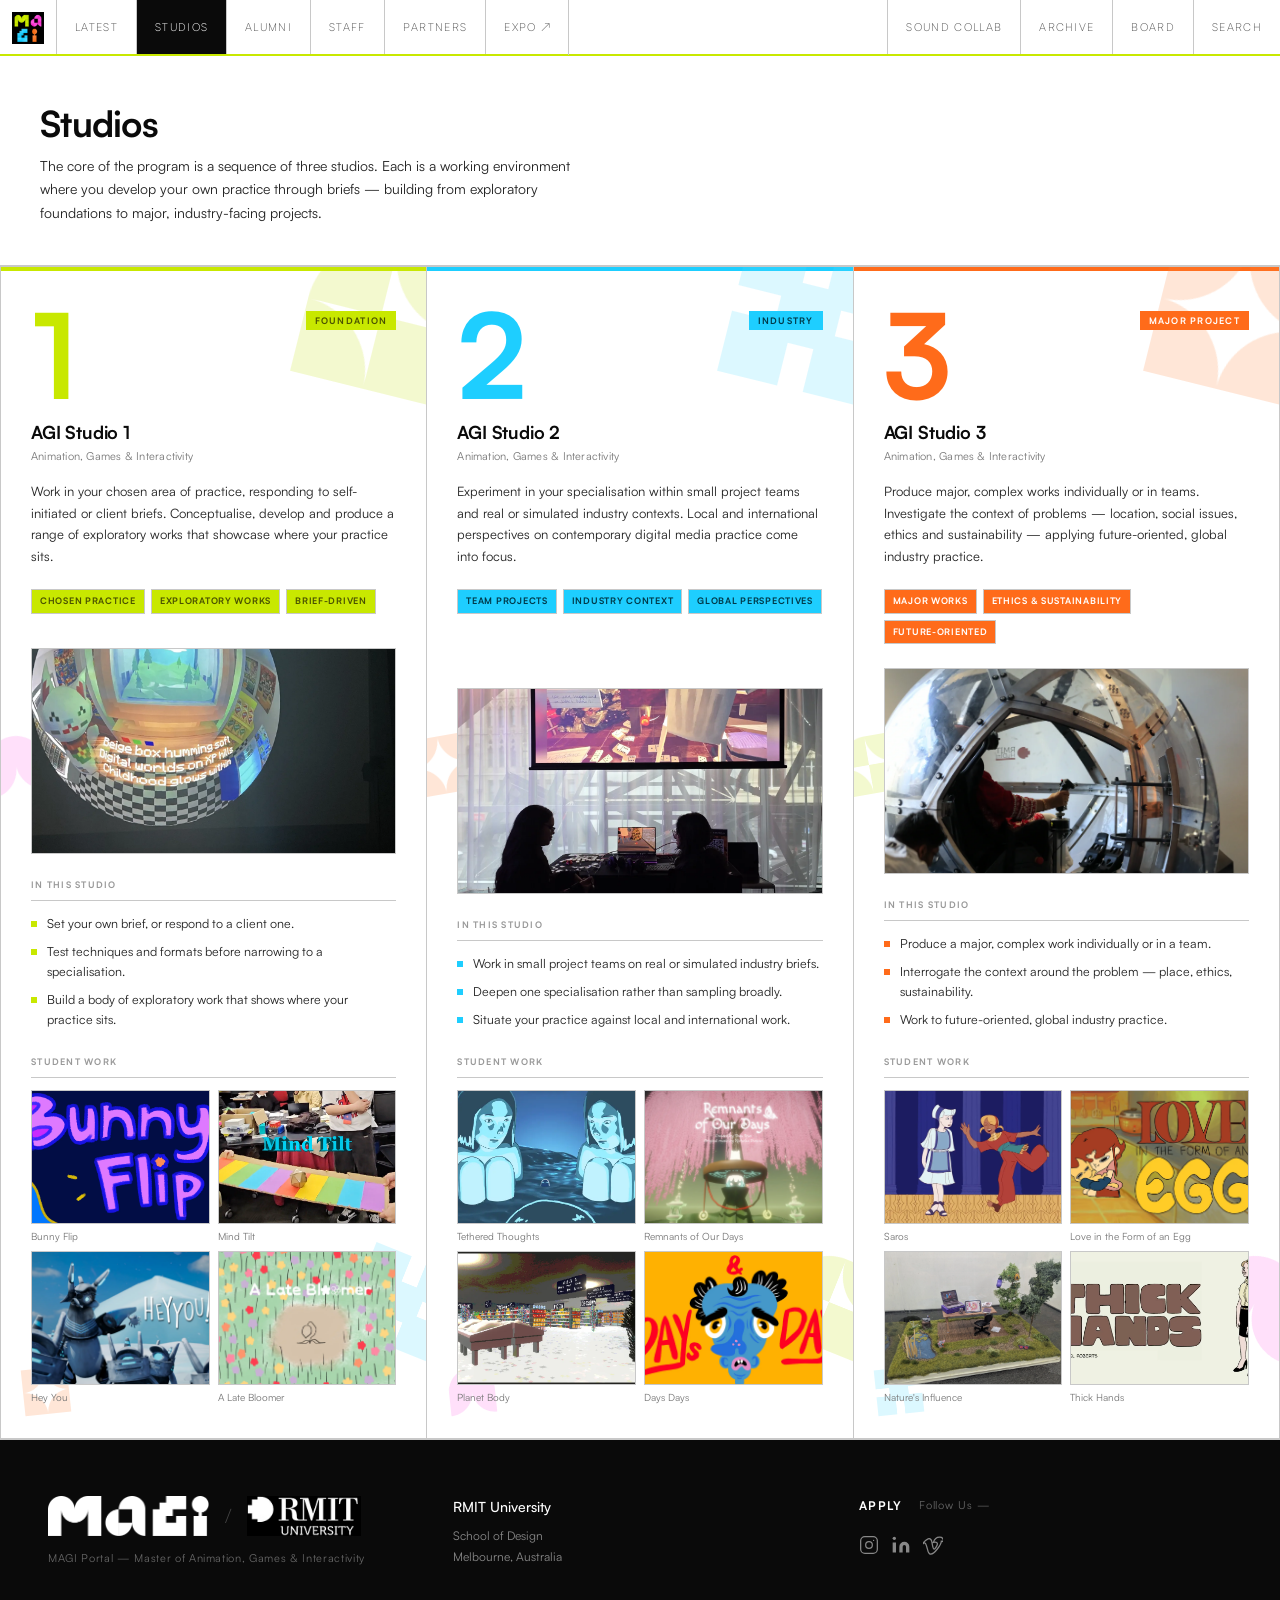
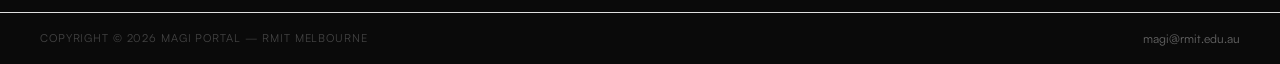
<file: studios.html>
<!DOCTYPE html>
<html lang="en">
<head>
  <meta charset="UTF-8" />
  <meta name="viewport" content="width=device-width, initial-scale=1.0" />
  <title>Studios | MAGI Portal</title>
  <link rel="icon" type="image/png" href="logo/MAGI_favicon.png" />
  <link rel="apple-touch-icon" href="logo/MAGI_favicon.png" />
  <link rel="stylesheet" href="style.css" />
  <style>

    /* ── STUDIOS GRID ──────────────────────────────────
       Three columns, one per studio in the progression. Visual-heavy: an
       oversized numeral does the work, copy stays succinct. Each column
       carries a brand colour (lime → cyan → orange) that reads as a
       foundation-to-advanced progression. */
    .studios-grid {
      display: grid;
      grid-template-columns: repeat(3, 1fr);
      border-top: 1px solid var(--line);
      border-left: 1px solid var(--line);
    }

    .studio-col {
      border-right: 1px solid var(--line);
      border-bottom: 1px solid var(--line);
      position: relative;
      display: flex;
      flex-direction: column;
      padding: 0 0 34px;
      overflow: hidden;
    }

    /* Colour is set per-column via --accent / --accent-ink below. */
    .studio-col[data-studio="1"] { --accent: var(--col-research);      --accent-ink: #4a5200; }
    .studio-col[data-studio="2"] { --accent: var(--col-games);         --accent-ink: #003a4a; }
    .studio-col[data-studio="3"] { --accent: var(--col-interactivity); --accent-ink: #fff;    }

    /* Coloured top rule, same device as the home specialisation panels */
    .studio-col::before {
      content: '';
      position: absolute;
      top: 0; left: 0; right: 0;
      height: 4px;
      background: var(--accent);
    }

    /* ── Scattered category symbols (decorative texture) ──
       All four MAGI specialisation marks, sprinkled faintly behind each
       column — each studio spans every discipline, so all four appear. The
       deco layer sits under the content (which is lifted to z-index 1); the
       column's overflow:hidden clips symbols that bleed off the edges, which
       is what gives the scatter its organic feel. */
    .studio-deco {
      position: absolute;
      inset: 0;
      z-index: 0;
      pointer-events: none;
      overflow: hidden;
    }
    .studio-deco img {
      position: absolute;
      /* Keeps the symbols' own brand colours (no grayscale) — at 0.07 with
         grayscale on top they were effectively invisible on white. */
      opacity: 0.2;
    }
    /* Four scatter slots — reused per column, but each column assigns a
       different symbol to each slot (see markup), so no two columns look alike.
       Purely static decoration: they don't move, and nothing about the
       scroll-revealed panel below touches them. */
    .studio-deco img.d1 { width: 150px; top: -26px;  right: -30px; transform: rotate(14deg);  }
    .studio-deco img.d2 { width: 58px;  top: 40%;    left: -14px;  transform: rotate(-10deg); }
    .studio-deco img.d3 { width: 92px;  bottom: 90px; right: -22px; transform: rotate(22deg);  }
    .studio-deco img.d4 { width: 46px;  bottom: 24px; left: 22px;   transform: rotate(-6deg);  }

    /* ── Oversized numeral hero ── */
    .studio-numwrap {
      position: relative;
      z-index: 1;
      display: flex;
      align-items: flex-start;
      justify-content: space-between;
      padding: 40px 30px 20px;
    }

    .studio-num {
      font-size: 118px;
      font-weight: 700;
      line-height: 0.8;
      letter-spacing: -0.04em;
      color: var(--accent);
    }

    .studio-level {
      align-self: flex-start;
      font-size: 9px;
      font-weight: 700;
      letter-spacing: 0.14em;
      text-transform: uppercase;
      padding: 4px 9px;
      background: var(--accent);
      color: var(--accent-ink);
    }

    /* flex column so .studio-media (margin-top:auto, below) can be pinned to
       the bottom of the text block — see the note there for why. */
    .studio-body {
      position: relative;
      z-index: 1;
      padding: 0 30px;
      flex: 1;
      display: flex;
      flex-direction: column;
    }

    .studio-name {
      font-size: 18px;
      font-weight: 700;
      letter-spacing: -0.01em;
      color: var(--black);
      line-height: 1.25;
      margin-bottom: 4px;
    }
    .studio-sub {
      font-size: 11px;
      letter-spacing: 0.02em;
      color: var(--dim);
      margin-bottom: 16px;
    }

    .studio-desc {
      font-size: 13px;
      line-height: 1.65;
      color: var(--secondary);
      margin-bottom: 22px;
    }

    /* ── Focus tags ── */
    .studio-focus {
      display: flex;
      flex-wrap: wrap;
      gap: 6px;
      margin-bottom: 24px;
    }
    .studio-focus .tag {
      font-size: 9px;
      font-weight: 700;
      letter-spacing: 0.08em;
      text-transform: uppercase;
      padding: 4px 8px;
      background: var(--accent);
      color: var(--accent-ink);
    }

    /* ── Studio image ──
       Fixed 16:9 so all three line up across the row regardless of each
       source photo's native ratio. The grey fill shows while the image loads
       (and behind any transparent PNG).
       margin-top:auto (not a fixed value) pins it to the BOTTOM of the text
       block instead — the grid already stretches all three columns to equal
       height, so anchoring every image to the same bottom edge is what makes
       them align across the row regardless of how many lines each studio's
       description happens to wrap to. A fixed margin only accounted for the
       gap immediately above the image, not the column-height differences.
       No extra floor gap needed here — .studio-focus's own margin-bottom
       (24px) already guarantees a minimum, since an auto margin can't
       collapse below a preceding sibling's real margin. */
    .studio-media {
      margin-top: auto;
      width: 100%;
      aspect-ratio: 16 / 9;
      object-fit: cover;
      display: block;
      border: 1px solid var(--line);
      background: var(--bg-hover);
    }

    /* ── Scroll-revealed detail ────────────────────────
       Opens as the column scrolls into view (see the script at the bottom).
       The 0fr→1fr grid-rows reveal is the same technique the Alumni and
       Selected Works sections use — it eases to the content's real height
       without hardcoding one, and the inner wrapper's overflow:hidden is what
       clips it while collapsed. Timed to match the deco fall above so the
       symbols drop as the panel opens, not before or after. */
    .studio-extra {
      display: grid;
      grid-template-rows: 0fr;
      transition: grid-template-rows 1.05s cubic-bezier(0.22, 1, 0.36, 1);
    }
    .studio-col.is-open .studio-extra { grid-template-rows: 1fr; }
    .studio-extra-clip { overflow: hidden; }
    .studio-extra-inner { padding-top: 24px; }

    .studio-extra-title {
      font-size: 9px;
      font-weight: 700;
      letter-spacing: 0.14em;
      text-transform: uppercase;
      color: var(--faint);
      padding-bottom: 8px;
      border-bottom: 1px solid var(--line);
      margin-bottom: 12px;
    }

    .studio-points {
      list-style: none;
      margin: 0 0 26px;
      padding: 0;
    }
    .studio-points li {
      position: relative;
      padding-left: 16px;
      font-size: 12.5px;
      line-height: 1.6;
      color: var(--secondary);
      margin-bottom: 8px;
    }
    /* Accent-coloured marker ties each list back to its studio's colour. */
    .studio-points li::before {
      content: '';
      position: absolute;
      left: 0;
      top: 8px;
      width: 6px;
      height: 6px;
      background: var(--accent);
    }

    .studio-gallery {
      display: grid;
      grid-template-columns: 1fr 1fr;
      gap: 8px;
    }
    .studio-gallery figure { margin: 0; }
    .studio-gallery img {
      width: 100%;
      aspect-ratio: 4 / 3;
      object-fit: cover;
      display: block;
      border: 1px solid var(--line);
      background: var(--bg-hover);
    }
    .studio-gallery figcaption {
      font-size: 10px;
      line-height: 1.4;
      color: var(--dim);
      margin-top: 5px;
    }

    @media (max-width: 900px) {
      .studios-grid { grid-template-columns: 1fr; }
      .studio-num { font-size: 96px; }
    }

    /* Anyone who's asked for less motion gets the content, not the theatrics:
       panels are open from the start and nothing falls or slides. */
    @media (prefers-reduced-motion: reduce) {
      /* Panels start open, so nothing has to expand to reach the content. */
      .studio-extra { grid-template-rows: 1fr; transition: none; }
    }

  </style>
</head>
<body>

  <!-- ── NAV ──────────────────────────────────────── -->
  <nav class="nav" id="site-nav">
    <a class="nav-wordmark" href="/" aria-label="MAGI Portal — Home">
      <img class="nav-wordmark-icon" src="logo/MAGI_favicon.png" alt="MAGI" />
    </a>
    <button class="nav-toggle" id="nav-toggle" aria-label="Menu" aria-expanded="false" aria-controls="site-nav">
      <span></span><span></span><span></span>
    </button>
    <div class="nav-links">
      <a class="nav-link" href="latest">Latest</a>
      <a class="nav-link active" href="studios">Studios</a>
      <a class="nav-link" href="alumni">Alumni</a>
      <a class="nav-link" href="staff">Staff</a>
      <a class="nav-link" href="sponsors">Partners</a>
      <div class="nav-expo">
        <a class="nav-link nav-expo-link" href="https://magiexpo2025.com/" target="_blank" rel="noopener">EXPO ↗</a>
        <span class="nav-expo-accent" aria-hidden="true"></span>
        <div class="nav-expo-menu">
          <a class="nav-expo-item is-current" href="https://magiexpo2025.com/" target="_blank" rel="noopener">
            <span class="nav-expo-year">2025</span><span class="nav-expo-name">Orbits</span>
          </a>
          <a class="nav-expo-item" href="https://magiexpo.github.io/2024/" target="_blank" rel="noopener">
            <span class="nav-expo-year">2024</span><span class="nav-expo-name">Banquet of Oddities</span>
          </a>
          <a class="nav-expo-item" href="https://pasteleftdane.github.io/" target="_blank" rel="noopener">
            <span class="nav-expo-year">2022</span><span class="nav-expo-name">MAGIc</span>
          </a>
        </div>
      </div>
    </div>
    <div class="nav-right">
      <a class="nav-link" href="soundcollab">Sound Collab</a>
      <a class="nav-link" href="archive">Archive</a>
      <a class="nav-link" href="board">Board</a>
    </div>
    <!-- Sits outside .nav-right so the mobile hamburger doesn't swallow it —
         on mobile it's ordered up next to the toggle (see style.css). -->
    <div class="nav-search" id="nav-search">
      <input class="nav-search-input" type="text" id="nav-search-input" placeholder="Search…" aria-label="Search the site" autocomplete="off" />
      <button class="nav-search-btn" id="nav-search-btn" type="button" aria-label="Search" aria-expanded="false">
        <span class="nav-search-label-wrap">
          <span class="nav-search-label">Search</span>
          <span class="nav-search-icon" aria-hidden="true">
            <svg width="13" height="13" viewBox="0 0 24 24" fill="none" stroke="currentColor" stroke-width="2"><circle cx="11" cy="11" r="7"/><line x1="21" y1="21" x2="16.65" y2="16.65"/></svg>
          </span>
        </span>
      </button>
    </div>
  </nav>

  <!-- ── PAGE HEADER ───────────────────────────────── -->
  <div class="page-header">
    <div class="page-header-inner">
      <h1 class="page-title">Studios</h1>
      <p class="page-desc">The core of the program is a sequence of three studios. Each is a working environment where you develop your own practice through briefs — building from exploratory foundations to major, industry-facing projects.</p>
    </div>
  </div>

  <!-- ── STUDIOS GRID ──────────────────────────────── -->
  <section class="studios-grid">

    <!-- Studio 1 -->
    <div class="studio-col" data-studio="1">
      <div class="studio-deco" aria-hidden="true">
        <img class="d1" src="logo/research-symbol.png" alt="" />
        <img class="d2" src="logo/anim-symbol.png" alt="" />
        <img class="d3" src="logo/games-symbol.png" alt="" />
        <img class="d4" src="logo/interactivity-symbol.png" alt="" />
      </div>
      <div class="studio-numwrap">
        <span class="studio-num">1</span>
        <div>
          <span class="studio-level">Foundation</span>
        </div>
      </div>
      <div class="studio-body">
        <div class="studio-name">AGI Studio 1</div>
        <div class="studio-sub">Animation, Games &amp; Interactivity</div>
        <p class="studio-desc">Work in your chosen area of practice, responding to self-initiated or client briefs. Conceptualise, develop and produce a range of exploratory works that showcase where your practice sits.</p>
        <div class="studio-focus">
          <span class="tag">Chosen practice</span>
          <span class="tag">Exploratory works</span>
          <span class="tag">Brief-driven</span>
        </div>
        <img class="studio-media" src="media/events/STUDIO/stu1.webp" alt="AGI Studio 1 work" loading="lazy" />

        <div class="studio-extra">
          <div class="studio-extra-clip">
            <div class="studio-extra-inner">
              <div class="studio-extra-title">In this studio</div>
              <ul class="studio-points">
                <li>Set your own brief, or respond to a client one.</li>
                <li>Test techniques and formats before narrowing to a specialisation.</li>
                <li>Build a body of exploratory work that shows where your practice sits.</li>
              </ul>
              <div class="studio-extra-title">Student work</div>
              <div class="studio-gallery">
                <figure><img src="media/S4125361-bunny-flip.webp" alt="Bunny Flip" loading="lazy" /><figcaption>Bunny Flip</figcaption></figure>
                <figure><img src="media/s4148738-mind-tilt.webp" alt="Mind Tilt" loading="lazy" /><figcaption>Mind Tilt</figcaption></figure>
                <figure><img src="media/S4160839-heyyou.webp" alt="Hey You" loading="lazy" /><figcaption>Hey You</figcaption></figure>
                <figure><img src="media/s4148098-a-late-bloomer.webp" alt="A Late Bloomer" loading="lazy" /><figcaption>A Late Bloomer</figcaption></figure>
              </div>
            </div>
          </div>
        </div>
      </div>
    </div>

    <!-- Studio 2 -->
    <div class="studio-col" data-studio="2">
      <div class="studio-deco" aria-hidden="true">
        <img class="d1" src="logo/games-symbol.png" alt="" />
        <img class="d2" src="logo/interactivity-symbol.png" alt="" />
        <img class="d3" src="logo/research-symbol.png" alt="" />
        <img class="d4" src="logo/anim-symbol.png" alt="" />
      </div>
      <div class="studio-numwrap">
        <span class="studio-num">2</span>
        <div>
          <span class="studio-level">Industry</span>
        </div>
      </div>
      <div class="studio-body">
        <div class="studio-name">AGI Studio 2</div>
        <div class="studio-sub">Animation, Games &amp; Interactivity</div>
        <p class="studio-desc">Experiment in your specialisation within small project teams and real or simulated industry contexts. Local and international perspectives on contemporary digital media practice come into focus.</p>
        <div class="studio-focus">
          <span class="tag">Team projects</span>
          <span class="tag">Industry context</span>
          <span class="tag">Global perspectives</span>
        </div>
        <img class="studio-media" src="media/events/ACMI/kora1.webp" alt="AGI Studio 2 work" loading="lazy" />

        <div class="studio-extra">
          <div class="studio-extra-clip">
            <div class="studio-extra-inner">
              <div class="studio-extra-title">In this studio</div>
              <ul class="studio-points">
                <li>Work in small project teams on real or simulated industry briefs.</li>
                <li>Deepen one specialisation rather than sampling broadly.</li>
                <li>Situate your practice against local and international work.</li>
              </ul>
              <div class="studio-extra-title">Student work</div>
              <div class="studio-gallery">
                <figure><img src="media/S4078320-tethered-thoughts.webp" alt="Tethered Thoughts" loading="lazy" /><figcaption>Tethered Thoughts</figcaption></figure>
                <figure><img src="media/s3634079-remnants-of-our-days.webp" alt="Remnants of Our Days" loading="lazy" /><figcaption>Remnants of Our Days</figcaption></figure>
                <figure><img src="media/S3902619-planet-body.webp" alt="Planet Body" loading="lazy" /><figcaption>Planet Body</figcaption></figure>
                <figure><img src="media/s3588979-days-days.webp" alt="Days Days" loading="lazy" /><figcaption>Days Days</figcaption></figure>
              </div>
            </div>
          </div>
        </div>
      </div>
    </div>

    <!-- Studio 3 -->
    <div class="studio-col" data-studio="3">
      <div class="studio-deco" aria-hidden="true">
        <img class="d1" src="logo/interactivity-symbol.png" alt="" />
        <img class="d2" src="logo/research-symbol.png" alt="" />
        <img class="d3" src="logo/anim-symbol.png" alt="" />
        <img class="d4" src="logo/games-symbol.png" alt="" />
      </div>
      <div class="studio-numwrap">
        <span class="studio-num">3</span>
        <div>
          <span class="studio-level">Major Project</span>
        </div>
      </div>
      <div class="studio-body">
        <div class="studio-name">AGI Studio 3</div>
        <div class="studio-sub">Animation, Games &amp; Interactivity</div>
        <p class="studio-desc">Produce major, complex works individually or in teams. Investigate the context of problems — location, social issues, ethics and sustainability — applying future-oriented, global industry practice.</p>
        <div class="studio-focus">
          <span class="tag">Major works</span>
          <span class="tag">Ethics &amp; sustainability</span>
          <span class="tag">Future-oriented</span>
        </div>
        <!-- Note the uppercase .JPG — GitHub Pages is case-sensitive -->
        <img class="studio-media" src="media/events/mdw6.webp" alt="AGI Studio 3 work" loading="lazy" />

        <div class="studio-extra">
          <div class="studio-extra-clip">
            <div class="studio-extra-inner">
              <div class="studio-extra-title">In this studio</div>
              <ul class="studio-points">
                <li>Produce a major, complex work individually or in a team.</li>
                <li>Interrogate the context around the problem — place, ethics, sustainability.</li>
                <li>Work to future-oriented, global industry practice.</li>
              </ul>
              <div class="studio-extra-title">Student work</div>
              <div class="studio-gallery">
                <figure><img src="media/4178055-saros.webp" alt="Saros" loading="lazy" /><figcaption>Saros</figcaption></figure>
                <figure><img src="media/s4017090-love-in-the-form-of-an-egg.webp" alt="Love in the Form of an Egg" loading="lazy" /><figcaption>Love in the Form of an Egg</figcaption></figure>
                <figure><img src="media/s4210724-natures-influence.webp" alt="Nature's Influence" loading="lazy" /><figcaption>Nature's Influence</figcaption></figure>
                <figure><img src="media/s4160763-thick-hands.webp" alt="Thick Hands" loading="lazy" /><figcaption>Thick Hands</figcaption></figure>
              </div>
            </div>
          </div>
        </div>
      </div>
    </div>

  </section>

  <!-- ── FOOTER ────────────────────────────────────── -->
  <footer class="footer">
    <div class="footer-top">
      <div class="footer-brand">
        <div class="footer-logos">
          <img src="logo/magi-logo-white.png" alt="MAGI" class="footer-magi" />
          <span class="footer-logos-divider">/</span>
          <img src="logo/RMIT_Black 000.avif" alt="RMIT University" class="footer-rmit" />
        </div>
        <div class="footer-brand-sub">MAGI Portal — Master of Animation, Games &amp; Interactivity</div>
      </div>
      <div class="footer-info">
        <div class="footer-info-title">RMIT University</div>
        <div class="footer-info-line">School of Design</div>
        <div class="footer-info-line">Melbourne, Australia</div>
      </div>
      <div class="footer-right">
        <div class="footer-apply-row">
          <a class="footer-apply" href="https://www.rmit.edu.au/study-with-us/levels-of-study/postgraduate-study/masters-by-coursework/master-of-animation-games-and-interactivity-mc232" target="_blank" rel="noopener">Apply</a>
          <span class="footer-follow">Follow Us —</span>
        </div>
        <div class="footer-socials">
          <a class="footer-social" href="https://www.instagram.com/rmit.magistudio/" target="_blank" rel="noopener" aria-label="Instagram">
            <svg width="20" height="20" viewBox="0 0 24 24" fill="none" stroke="currentColor" stroke-width="1.5"><rect x="2" y="2" width="20" height="20" rx="5"/><circle cx="12" cy="12" r="4"/><circle cx="17.5" cy="6.5" r="0.8" fill="currentColor" stroke="none"/></svg>
          </a>
          <a class="footer-social" href="https://au.linkedin.com/in/magi-studio-9abb08270" target="_blank" rel="noopener" aria-label="LinkedIn">
            <svg width="20" height="20" viewBox="0 0 24 24" fill="currentColor"><path d="M16 8a6 6 0 0 1 6 6v7h-4v-7a2 2 0 0 0-2-2 2 2 0 0 0-2 2v7h-4v-7a6 6 0 0 1 6-6z"/><rect x="2" y="9" width="4" height="12"/><circle cx="4" cy="4" r="2"/></svg>
          </a>
          <a class="footer-social" href="https://vimeo.com/user260780248" target="_blank" rel="noopener" aria-label="Vimeo">
            <svg width="20" height="20" viewBox="0 0 24 24" fill="none" stroke="currentColor" stroke-width="1.5"><path d="M22 7.4c-.1 2.3-1.7 5.4-4.8 9.4C14 21 11.4 23 9.3 23c-1.3 0-2.4-1.2-3.3-3.6L4.2 13c-.7-2.4-1.4-3.6-2.2-3.6-.2 0-.8.4-1.9 1.1L0 9.4c1.2-1 2.4-2.1 3.5-3 1.6-1.3 2.8-2 3.6-2.1 1.9-.2 3 1.1 3.5 3.8.5 2.9.8 4.7 1 5.3.5 2.4 1.1 3.6 1.8 3.6.5 0 1.3-.8 2.3-2.4 1-1.6 1.6-2.8 1.6-3.7 0-1.6-.9-2.4-2.8-2.4-.7 0-1.4.2-2.1.5 1.4-4.5 4-6.7 7.9-6.5 2.9.1 4.3 1.9 4.2 5.4z"/></svg>
          </a>
        </div>
      </div>
    </div>
    <div class="footer-bottom">
      <div class="footer-copy">Copyright © 2026 MAGI Portal — RMIT Melbourne</div>
      <a class="footer-email" href="mailto:magi@rmit.edu.au">magi@rmit.edu.au</a>
    </div>
  </footer>

  <script>
    // ── STUDIO COLUMNS — scroll reveal ──────────────────────────────
    // Each column expands its detail panel downward as it scrolls into view.
    // That's the only thing .is-open does — the deco symbols behind the
    // columns are static decoration and are deliberately left alone.
    (function () {
      const cols = [...document.querySelectorAll('.studio-col')];
      if (!cols.length) return;

      // Reduced-motion users get the content immediately; the CSS already
      // strips the transitions, this just avoids waiting on a scroll that
      // may never come (e.g. if the whole grid fits on screen).
      if (matchMedia('(prefers-reduced-motion: reduce)').matches) {
        cols.forEach(c => c.classList.add('is-open'));
        return;
      }

      // No IntersectionObserver (very old browsers) → show everything rather
      // than leaving the panels permanently shut.
      if (!('IntersectionObserver' in window)) {
        cols.forEach(c => c.classList.add('is-open'));
        return;
      }

      // rootMargin pulls the trigger line up to ~75% of the viewport height,
      // so a column opens as it rises into view rather than only once it's
      // fully on screen — these columns are taller than the viewport, so a
      // plain threshold would never fire on smaller windows.
      const io = new IntersectionObserver((entries) => {
        entries.forEach(entry => {
          if (!entry.isIntersecting) return;
          const i = cols.indexOf(entry.target);
          // Small stagger left-to-right so the three read as a cascade.
          setTimeout(() => entry.target.classList.add('is-open'), i * 130);
          io.unobserve(entry.target);   // one-way: never re-collapses
        });
      }, { rootMargin: '0px 0px -25% 0px', threshold: 0 });

      cols.forEach(col => io.observe(col));
    })();
  </script>

  <script src="nav-toggle.js"></script>
  <script src="search.js"></script>
</body>
</html>
</file>
<file: style.css>
/* Self-hosted — was `@import url(api.fontshare.com/...)`. Same family, same
   weights actually used on the site (300/400/500/700; nothing uses 900), just
   served from fonts/satoshi/ instead of a third-party CDN: one less external
   dependency, works if that CDN is ever slow/down/blocked, and loads from the
   same origin as everything else. */
@font-face {
  font-family: 'Satoshi';
  src: url('fonts/satoshi/Satoshi-Light.woff2') format('woff2'),
       url('fonts/satoshi/Satoshi-Light.woff') format('woff');
  font-weight: 300;
  font-style: normal;
  font-display: swap;
}
@font-face {
  font-family: 'Satoshi';
  src: url('fonts/satoshi/Satoshi-Regular.woff2') format('woff2'),
       url('fonts/satoshi/Satoshi-Regular.woff') format('woff');
  font-weight: 400;
  font-style: normal;
  font-display: swap;
}
@font-face {
  font-family: 'Satoshi';
  src: url('fonts/satoshi/Satoshi-Medium.woff2') format('woff2'),
       url('fonts/satoshi/Satoshi-Medium.woff') format('woff');
  font-weight: 500;
  font-style: normal;
  font-display: swap;
}
@font-face {
  font-family: 'Satoshi';
  src: url('fonts/satoshi/Satoshi-Bold.woff2') format('woff2'),
       url('fonts/satoshi/Satoshi-Bold.woff') format('woff');
  font-weight: 700;
  font-style: normal;
  font-display: swap;
}

*, *::before, *::after {
  box-sizing: border-box;
  margin: 0;
  padding: 0;
}

:root {
  --black:   #0a0a0a;
  --white:   #fff;
  --line:    #c8c8c8;
  --line-mid:#d8d8d8;
  --muted:   #555;
  --dim:     #777;
  --faint:   #999;
  --secondary: #222;
  --bg-hover:  #f5f5f5;

  /* Specialisation colours — matched to letter PNG colours */
  --col-research:     #c8e800;  /* lime    — M */
  --col-animation:    #ff20c0;  /* magenta — A */
  --col-games:        #1eceff;  /* cyan    — G */
  --col-interactivity:#ff6b1a;  /* orange  — I */

  /* Tint backgrounds */
  --tint-research:     #f7fcd0;
  --tint-animation:    #ffe8f9;
  --tint-games:        #d6f8ff;
  --tint-interactivity:#fff0e6;
}

html, body {
  background: var(--white);
  color: var(--black);
  font-family: 'Satoshi', sans-serif;
  font-size: 15px;
  font-weight: 400;
  line-height: 1.6;
  min-height: 100vh;
}

/* ── PAGE TRANSITIONS ────────────────────────────── */

::view-transition-old(root),
::view-transition-new(root) {
  animation-duration: 0.4s;
  animation-timing-function: ease;
}

/* Keep the header constant across page navigations (not part of the fade) */
.nav { view-transition-name: site-header; }

/* Universal fallback — subtle fade-in of page content on load (nav excluded) */
@keyframes pageFadeIn {
  from { opacity: 0; }
  to   { opacity: 1; }
}

/* fade page content, but never elements that manage their own visibility
   (e.g. fixed modal/dialog overlays that default to opacity:0).
   `.no-page-fade` is the explicit opt-out for shared widgets; `.modal-overlay`
   is kept because per-page modals already use that name for their backdrops. */
body > :not(.nav):not(.modal-overlay):not(.no-page-fade) {
  animation: pageFadeIn 0.4s ease both;
}

@media (prefers-reduced-motion: reduce) {
  body > :not(.nav):not(.modal-overlay):not(.no-page-fade) { animation: none; }
  ::view-transition-old(root),
  ::view-transition-new(root) { animation: none; }
}

/* ── NAV ─────────────────────────────────────────── */

.nav {
  display: flex;
  align-items: center;
  height: 56px;
  border-bottom: 1px solid var(--line);
  position: sticky;
  top: 0;
  background: var(--white);
  z-index: 100;
}

/* green header line — doubles as a page-load progress bar */
.nav::after {
  content: '';
  position: absolute;
  left: 0;
  bottom: -1px;
  width: 100%;
  height: 2px;
  background: #c8e800;
  transform-origin: left center;
  animation: navLoadBar 0.9s cubic-bezier(0.4, 0, 0.2, 1) both;
  z-index: 101;
}

@keyframes navLoadBar {
  from { transform: scaleX(0); }
  to   { transform: scaleX(1); }
}

@media (prefers-reduced-motion: reduce) {
  .nav::after { animation: none; }
}

.nav-wordmark {
  padding: 12px;
  height: 100%;
  display: flex;
  align-items: center;
  justify-content: center;
  border-right: 1px solid var(--line);
  cursor: pointer;
  user-select: none;
  transition: opacity 0.15s ease;
}

.nav-wordmark:hover { opacity: 0.6; }

.nav-wordmark-magi {
  font-size: 13px;
  font-weight: 500;
  letter-spacing: 0.16em;
  text-transform: uppercase;
  color: var(--black);
}

.nav-wordmark-icon {
  height: 32px;
  width: auto;
  display: block;
}

.nav-wordmark-sub {
  font-size: 11px;
  font-weight: 300;
  letter-spacing: 0.1em;
  text-transform: uppercase;
  color: var(--muted);
}

.nav-links { display: flex; height: 100%; }

.nav-link {
  padding: 0 18px;
  font-size: 11px;
  font-family: 'Satoshi', sans-serif;
  font-weight: 300;
  letter-spacing: 0.12em;
  text-transform: uppercase;
  color: var(--muted);
  height: 100%;
  display: flex;
  align-items: center;
  border-right: 1px solid var(--line);
  cursor: pointer;
  transition: color 0.1s;
  white-space: nowrap;
  user-select: none;
  text-decoration: none;
}

.nav-link:hover { color: var(--black); }

.nav-link.active {
  color: var(--white);
  background: var(--black);
}

.nav-live   { display: flex; align-items: center; gap: 7px; }
.nav-dot    { width: 5px; height: 5px; border-radius: 50%; background: var(--black); animation: blink 1.6s ease-in-out infinite; flex-shrink: 0; }

@keyframes blink { 0%,100%{opacity:1} 50%{opacity:0.1} }

.nav-right  { margin-left: auto; display: flex; height: 100%; }
.nav-right .nav-link { border-right: none; border-left: 1px solid var(--line); }

/* ── SEARCH (expands leftward, pushing the earlier nav-right buttons along
   with it since this sits last and nav-right is pinned to the nav's right
   edge — no JS positioning needed, plain layout does the "sliding"). ────── */

.nav-search {
  position: relative;
  display: flex;
  align-items: center;
  height: 100%;
  border-left: 1px solid var(--line);
}

.nav-search-input {
  width: 0;
  min-width: 0;
  height: 100%;
  padding: 0;
  border: none;
  outline: none;
  background: none;
  font-family: 'Satoshi', sans-serif;
  font-size: 12px;
  color: var(--black);
  transition: width 0.28s cubic-bezier(0.4, 0, 0.2, 1), padding 0.28s cubic-bezier(0.4, 0, 0.2, 1);
}
.nav-search-input::placeholder { color: var(--faint); }
.nav-search.open .nav-search-input { width: 200px; padding: 0 6px 0 16px; }

.nav-search-btn {
  display: flex;
  align-items: center;
  justify-content: center;
  height: 100%;
  padding: 0 18px;
  background: none;
  border: none;
  cursor: pointer;
  color: var(--muted);
  transition: color 0.1s;
  flex-shrink: 0;
}
.nav-search-btn:hover { color: var(--black); }
.nav-search.open .nav-search-btn { color: var(--black); }

.nav-search-label-wrap { position: relative; display: inline-flex; align-items: center; justify-content: center; }

.nav-search-label {
  font-family: 'Satoshi', sans-serif;
  font-size: 11px;
  font-weight: 300;
  letter-spacing: 0.12em;
  text-transform: uppercase;
  white-space: nowrap;
  transition: opacity 0.15s ease;
}

.nav-search-icon {
  position: absolute;
  inset: 0;
  display: flex;
  align-items: center;
  justify-content: center;
  opacity: 0;
  transition: opacity 0.15s ease;
}

.nav-search.open .nav-search-label { opacity: 0; }
.nav-search.open .nav-search-icon { opacity: 1; }

/* ── EXPO DROPDOWN (previous years) ───────────────── */

.nav-expo { position: relative; display: flex; align-items: stretch; height: 100%; }
.nav-expo-link { border-right: none; }

/* The vertical divider that normally sits at EXPO's right edge slides right
   to meet the dropdown's right border as it opens — same line, it just
   travels there.
   `right: calc(100% - 240px)` lands it exactly on the menu's right edge
   (menu is left:0, width:240px) regardless of how wide "EXPO ↗" renders. */
.nav-expo-accent {
  position: absolute;
  top: 0;
  right: 0;
  width: 1px;
  height: 100%;
  background: var(--line);
  transition: right 0.25s ease, background 0.15s ease;
  z-index: 201;
  pointer-events: none;
}
.nav-expo:hover .nav-expo-accent,
.nav-expo.open .nav-expo-accent {
  right: calc(100% - 240px);
  background: var(--black);
}

.nav-expo-menu {
  position: absolute;
  top: 100%;
  left: 0;
  width: 240px;
  background: var(--white);
  border: 1px solid var(--line);
  box-shadow: 0 10px 26px rgba(0, 0, 0, 0.1);
  opacity: 0;
  pointer-events: none;
  transform: translateY(-4px);
  transition: opacity 0.25s ease, transform 0.25s ease;
  z-index: 200;
}
.nav-expo:hover .nav-expo-menu,
.nav-expo.open .nav-expo-menu { opacity: 1; pointer-events: auto; transform: translateY(0); }

.nav-expo-item {
  display: flex;
  align-items: baseline;
  gap: 10px;
  padding: 12px 16px;
  text-decoration: none;
  border-bottom: 1px solid var(--line);
  transition: background 0.1s;
}
.nav-expo-item:last-child { border-bottom: none; }
.nav-expo-item:hover { background: var(--bg-hover); }
.nav-expo-year { font-size: 11px; font-weight: 700; letter-spacing: 0.05em; color: var(--black); flex-shrink: 0; width: 30px; }
.nav-expo-name { font-size: 12px; color: var(--secondary); flex: 1; }

/* ── HERO ────────────────────────────────────────── */

.hero {
  position: relative;
  height: 88vh;
  min-height: 560px;
  max-height: 820px;
  overflow: hidden;
}

.hero-rule {
  position: absolute;
  top: 0; left: 0; right: 0;
  height: 2px;
  background: #c8e800;
  z-index: 5;
}

.hero-logo {
  position: absolute;
  top: 42%;
  left: 50%;
  transform: translate(-50%, -50%);
  z-index: 2;
  display: flex;
  align-items: center;
  justify-content: center;
}

.hero-tagline-wrap {
  position: absolute;
  bottom: 96px;
  left: 50%;
  transform: translateX(-50%);
  text-align: center;
  z-index: 3;
  display: flex;
  flex-direction: column;
  align-items: center;
  gap: 20px;
}

.hero-title-group {
  display: flex;
  flex-direction: column;
  align-items: center;
  gap: 16px;
}

.hero-tagline-wrap .hero-badge {
  display: inline-block;
  color: var(--black);
  font-family: "museo", "Satoshi", sans-serif;
  font-size: 19px;
  font-weight: 700;
  letter-spacing: 0.1em;
  text-transform: uppercase;
  white-space: nowrap;
}

.hero-tagline-wrap .hero-rmit {
  height: 50px;
  width: auto;
  display: block;
  opacity: 0.5;
}

.hero-tagline-wrap .strip-tagline {
  font-size: 13px;
  font-weight: 400;
  color: var(--secondary);
  line-height: 1.5;
  white-space: nowrap;
}

@media (max-width: 640px) {
  .hero-tagline-wrap .hero-badge {
    font-size: 13px;
    letter-spacing: 0.08em;
    white-space: normal;
  }
  .hero-tagline-wrap .strip-tagline { white-space: normal; }
}

/* ── UPLOAD CTA ──────────────────────────────────── */

.upload-cta {
  border-bottom: 1px solid var(--line);
  background: #f7fcd0;
}

.upload-inner {
  display: flex;
  flex-direction: column;
  align-items: center;
  text-align: center;
  padding: 40px 32px;
  gap: 20px;
}

.upload-title {
  font-size: 18px;
  font-weight: 500;
  color: var(--black);
  margin-bottom: 6px;
}

.upload-desc {
  font-size: 12px;
  color: #555;
  line-height: 1.7;
  max-width: 440px;
}

.upload-btn {
  font-family: 'Satoshi', sans-serif;
  font-size: 11px;
  font-weight: 500;
  letter-spacing: 0.1em;
  text-transform: uppercase;
  text-decoration: none;
  color: var(--white);
  background: var(--black);
  border: 1px solid var(--black);
  padding: 14px 28px;
  cursor: pointer;
  white-space: nowrap;
  transition: background 0.1s;
  flex-shrink: 0;
}

.upload-btn:hover { background: #333; }

/* ── NEWS & EVENTS ───────────────────────────────── */

#news {
  background: #0a0a0a;
}

#news .bar {
  background: #0a0a0a;
  border-bottom-color: #e0e0e0;
  border-top-color: #e0e0e0;
}

#news .bar-title { color: #666; }
#news .bar-link  { color: #555; border-left-color: #e0e0e0; }
#news .bar-link:hover { color: #fff; }

.news-grid {
  display: grid;
  grid-template-columns: 2fr 1fr 1fr 1fr;
  border-bottom: 1px solid #e0e0e0;
  /* Floor so the row can't shrink indefinitely as the window narrows. Meta,
     gaps and padding are fixed px amounts that DON'T shrink along with the
     aspect-ratio-driven row height below — so past a certain width, the
     leftover for .news-desc (thumb 65% + meta + gaps subtracted from a
     shrinking row) runs out and hits 0 before the row itself is actually
     that short, and text starts overlapping neighbouring elements instead of
     just clipping cleanly. Below this floor the row simply stops tracking
     40/9 exactly — the featured video crops slightly via its existing
     object-fit:cover rather than fitting edge-to-edge — which is the
     graceful trade-off, over letting text collide. Reset to none on the
     mobile scroller (see that breakpoint), where cards are auto-height and
     this isn't the mechanism keeping things apart. */
  min-height: 320px;
  /* Sized so the featured (2fr-of-5) column comes out at exactly 16:9 — the
     trailer's native ratio — with no cropping or letterboxing needed.
     width:height of that column at 16:9 means grid width:height = 40:9
     (since the column is 2/5 of the grid width: (2/5)*(9/16) = 9/40, and the
     ratio is the inverse of that fraction). All four cards stretch to this
     row height by default (align-items: stretch); the other three fix
     .news-thumb at exactly half of it and let .news-desc's flex:1 absorb the
     rest above .news-meta (see those rules) — same "fill whatever's left"
     mechanism the featured card's body uses on its own, which is why "Read
     more" lands at the same height on every card. This stays pinned
     even while Call for Works'
     "Read more" is open — its extra content is an absolute overlay
     (.news-more-wrap), not part of the card's flex flow, so it can never
     push this row taller. Reset to auto on the mobile scroller, where the
     row is a single card's natural height instead of four sharing one row. */
  aspect-ratio: 40 / 9;
}

.news-card {
  /* Padding lives in vars so .news-thumb can bleed to the card edges with a
     matching negative margin at every breakpoint (see .news-thumb). */
  --news-pad-x: 24px;
  --news-pad-y: 24px;
  position: relative;   /* anchors .news-more-wrap on the featured card */
  border-right: 1px solid #e0e0e0;
  padding: var(--news-pad-y) var(--news-pad-x);
  display: flex;
  flex-direction: column;
  gap: 8px;
  cursor: pointer;
  background: #0a0a0a;
  transition: background 0.1s;
  /* The grid row height is fixed (see .news-grid, sized to the featured
     video's own aspect ratio) rather than growing to fit content, so these
     four cards must fit inside it instead of the row growing to fit them.
     overflow:hidden is the backstop if desc/meta ever overrun. min-height:0
     lets a flex child shrink below its content size at all — without it
     flexbox refuses to compress a column past that. */
  overflow: hidden;
  min-height: 0;
}

.news-card:hover { background: #141414; }
.news-card-featured { border-right: 1px solid #e0e0e0; }
/* The last card's own divider used to blend into the section's own edge
   border; now that the section has no side border, this would otherwise
   read as a stray line at the right edge of the screen. */
.news-card:last-child { border-right: none; }

/* ── THUMBNAIL: 3:2 landscape crop, tag top-left, title bottom-left ──
   Locked to a thumbnail ratio instead of stretching to fill the card —
   the shared row height is set by the featured 16:9 trailer, so without
   this the three 1fr columns end up near-square. 3:2 is taller than 16:9
   but still rectangular; flex-shrink lets it compress on short rows so
   desc + meta are never clipped. Bleeds to the card's top/side edges via
   negative margin = the card's own padding. */
.news-thumb {
  position: relative;
  /* Fixed at exactly half the card's content-box height (i.e. half the row
     height, since all four cards stretch to the same row) — flex-basis:50%
     resolves against that content box regardless of what .news-desc needs.
     .news-desc is the flexible one now (flex:1, see below): it absorbs
     whatever's left after this fixed 50% and .news-meta's own height, which
     is also why meta's position is untouched by this change — the same
     "whatever's left above meta always gets fully absorbed" guarantee, just
     with desc alone doing the absorbing instead of splitting it with thumb.
     A flex-basis PERCENTAGE, not a fixed aspect-ratio, is what makes this
     scale correctly with viewport width without reintroducing the earlier
     bug (aspect-ratio sizing off the thumb's own width independent of the
     row's real height, which left dead space that varied per card). */
  flex: 0 0 65%;
  min-height: 0;
  overflow: hidden;
  margin: calc(-1 * var(--news-pad-y)) calc(-1 * var(--news-pad-x)) 0;
}

.news-thumb img {
  position: absolute;
  inset: 0;
  width: 100%;
  height: 100%;
  object-fit: cover;
  display: block;
}

/* portrait image rotated to landscape */
.news-thumb-rotated img {
  width: 170%;
  height: 170%;
  top: 50%;
  left: 50%;
  transform: translate(-50%, -50%) rotate(-90deg);
}

.news-thumb-tag {
  position: absolute;
  top: 10px;
  left: 10px;
  z-index: 1;
  background: #000;
  color: #fff;
  font-size: 10px;
  font-weight: 700;
  letter-spacing: 0.1em;
  text-transform: uppercase;
  padding: 4px 9px;
}

.news-thumb-titlewrap {
  position: absolute;
  left: 0;
  right: 0;
  bottom: 0;
  z-index: 1;
  padding: 10px 12px;
}

.news-thumb-title {
  display: block;
  font-size: 14px;
  padding-left: 15px;
  font-weight: 700;
  line-height: 1.25;
  color: #fff;
  /* Soft shadow keeps the title readable on light photos now that the
     old bottom fade-gradient is gone. */
  text-shadow: 0 1px 2px rgba(0, 0, 0, 0.85), 0 0 10px rgba(0, 0, 0, 0.45);
}

/* Summary sits directly under the thumb (no margin-top:auto — that used
   to pin it to the card bottom and leave a gap). line-clamp allows ~3
   lines so the copy can run a sentence longer than a one-liner. */
.news-desc {
  /* Bumped from 12px/1.5 now that shrinking the thumb's share (see
     .news-thumb) freed up real vertical room for this. */
  font-size: 14px;
  color: #aaa;
  line-height: 1.6;
  /* Extra breathing room above this specifically (the card's own `gap`
     already puts 8px between every child — this adds to that, just between
     thumb and desc, without touching the desc→meta spacing). */
  margin-top: 14px;
  /* The sole flexible filler now: .news-thumb is fixed at 50%, so this grows
     to take up everything else that's left above .news-meta. */
  flex: 1;
  min-height: 0;
  overflow: hidden;
  display: -webkit-box;
  -webkit-line-clamp: 4;
  -webkit-box-orient: vertical;
}

.news-meta {
  display: flex;
  align-items: center;
  justify-content: space-between;
  border-top: 1px solid #e0e0e0;
  padding-top: 10px;
  flex-shrink: 0;   /* date + link must stay visible even if the card is tight */
  /* The real bottom-anchor: .news-desc (flex:1, .news-thumb is now a fixed
     50%) — or, on the featured card, .news-body — always grows to absorb
     ALL leftover height, so meta lands at the same height on every card.
     margin-top:auto here is just a defensive backstop (a no-op as long as
     that flex:1 is in place and correctly absorbing the leftover space). */
  margin-top: auto;
}

.news-date { font-size: 11px; letter-spacing: 0.08em; color: #999; }

.news-link {
  font-size: 11px; letter-spacing: 0.08em; text-transform: uppercase;
  color: #fff; text-decoration: none; transition: opacity 0.1s;
}

.news-link:hover { opacity: 0.6; }

/* Swipe-hint dots. Hidden by default — the desktop grid shows all four cards
   at once, so there's nothing to page through. Turned on in the mobile
   scroller media query (see below), where the cards become a swipeable row. */
.news-dots { display: none; }

/* ── FEATURED EXHIBITION CARD — full-bleed low-opacity video ──
   Unlike the other three cards (image thumbnail with the tag/title pinned as
   overlays), this one keeps the older treatment: the trailer fills the whole
   card, dimmed, with the label/title/copy laid over it as plain text. The
   card is 16:9 (the grid's 40/9 ratio sizes this 2fr column to exactly that),
   so the 16:9 clip fills it with no cropping. */
.news-bg-video {
  position: absolute;
  inset: 0;
  width: 100%;
  height: 100%;
  object-fit: cover;
  opacity: var(--news-video-opacity, 0.3);
  z-index: 0;
  pointer-events: none;
}
/* Lift every card child above the video — except the reveal overlay, which
   manages its own stacking (position:absolute, z-index:2). */
.news-card-featured > :not(.news-bg-video):not(.news-more-wrap) {
  position: relative;
  z-index: 1;
}
/* Two-line title, vertically centred over the video — takes over .news-body's
   old job as the flex:1 filler between the top of the card and .news-meta, so
   removing the tag/description doesn't disturb where "Read more" sits. */
.news-title-stack {
  flex: 1;
  min-height: 0;
  display: flex;
  flex-direction: column;
  justify-content: center;
  align-items: center;   /* centres both lines horizontally within the card */
  text-align: center;
  gap: 8px;
}
.news-title-main {
  /* Explicit family + 700, matching the rest of the site's UI type. 700 (not
     800) because Satoshi only ships weights 300/400/500/700 (see the
     @font-face block near the top of this file) — 800 has no matching face,
     so the browser would fake a synthetic bold instead of rendering the
     real one. */
  font-family: 'Satoshi', sans-serif;
  font-size: 24px;
  font-weight: 700;
  letter-spacing: -0.01em;
  line-height: 1.15;
  color: #fff;
}
.news-title-sub {
  font-family: 'Satoshi', sans-serif;
  font-size: 14px;
  font-weight: 700;
  letter-spacing: 0.04em;
 /* text-transform: uppercase; */
  color: #fff;
}

/* ── CALL FOR WORKS — overlay reveal ───────────────
   Extra description + the Teams submission link, opened by "Read more".
   position:absolute + inset:0 takes this OUT of the card's flex layout
   entirely — its content height has no way to affect the card's size or the
   grid row it shares with the other three cards, which is the actual fix for
   the earlier bug where opening it grew the whole row. It sits directly on
   the card (.news-card has position:relative), above the thumbnail, and
   fades/scales in rather than pushing anything. pointer-events:none while
   closed so it can't intercept clicks meant for the thumb behind it. */
.news-more-wrap {
  position: absolute;
  inset: 0;
  z-index: 2;
  display: flex;
  align-items: center;
  background: rgba(6, 6, 6, 0.96);
  opacity: 0;
  transform: scale(0.98);
  pointer-events: none;
  transition: opacity 0.2s ease, transform 0.2s ease;
}
.news-more-wrap.is-open {
  opacity: 1;
  transform: scale(1);
  pointer-events: auto;
}

.news-more-inner {
  position: relative;
  width: 100%;
  max-height: 100%;
  overflow-y: auto;    /* safety valve if a narrow/short viewport can't fit it */
  padding: 30px 40px;
}

.news-more-close {
  position: absolute;
  top: -4px;
  right: -4px;
  background: none;
  border: none;
  font-size: 22px;
  line-height: 1;
  color: #999;
  cursor: pointer;
  padding: 6px;
}
.news-more-close:hover { color: #fff; }

.news-more-tag {
  font-size: 10px;
  font-weight: 700;
  letter-spacing: 0.12em;
  text-transform: uppercase;
  color: #999;
  margin-bottom: 10px;
}
.news-more-title {
  font-size: 19px;
  font-weight: 700;
  letter-spacing: -0.01em;
  line-height: 1.2;
  color: #fff;
  margin-bottom: 14px;
}

.news-more-text {
  font-size: 13px;
  line-height: 1.75;
  color: #bbb;
  margin-bottom: 14px;
  max-width: 52ch;
}
.news-more-text:last-of-type { margin-bottom: 20px; }

.news-submit-btn {
  display: inline-flex;
  align-items: center;
  gap: 8px;
  font-size: 11px;
  font-weight: 700;
  letter-spacing: 0.08em;
  text-transform: uppercase;
  color: #111;
  background: #fff;
  text-decoration: none;
  padding: 12px 22px;
  transition: background 0.14s, color 0.14s;
}
.news-submit-btn:hover { background: #5b5fc7; color: #fff; }   /* Teams purple */

@media (max-width: 760px) {
  .news-more-inner { padding: 26px 22px; }
  .news-more-title { font-size: 17px; }
}

/* ── MEDIA GALLERY ───────────────────────────────── */

/* Masonry via CSS multi-column. The previous version placed items into fixed
   grid rows (210px / 160px / 420px) and used object-fit:cover to fill them,
   which is what cropped the images. Here each item keeps its own natural
   height instead, so nothing is ever cut off — the column flow does the
   arranging, and the varying image heights are what stagger the columns.
   Reading order runs down each column rather than across; that's fine for a
   gallery whose contents are shuffled anyway. */
.gallery-grid {
  columns: 3;
  column-gap: 34px;
  border-bottom: 1px solid var(--line);
  padding: 44px 48px 20px;
  background: var(--white);
}

/* Each tile is an <a> to the work's portfolio (opens in a new tab), so the
   inherited link styling is reset back to the page's own type colours. */
.gallery-item {
  /* Keeps an item's picture and its caption together — without this, a column
     break can land between the image and the title that belongs to it. */
  break-inside: avoid;
  page-break-inside: avoid;    /* older Firefox */
  display: inline-block;       /* stops margins collapsing across columns */
  vertical-align: top;         /* no baseline gap under each tile */
  width: 100%;
  margin-bottom: 46px;
  text-decoration: none;
  color: inherit;
}
/* Only linked tiles get the pointer — a work with no portfolio on file
   renders as an href-less anchor, which shouldn't look clickable. */
.gallery-item[href] { cursor: pointer; }

/* The image's own box: clips the hover zoom without cropping the image
   itself, since the box takes its height from the picture. */
.gallery-item-media {
  overflow: hidden;
  background: var(--bg-hover);
}

.gallery-item img {
  width: 100%;
  height: auto;                /* natural aspect ratio — never cropped */
  display: block;
  transition: transform 0.5s cubic-bezier(0.22, 1, 0.36, 1), opacity 0.8s ease;
}

/* Hover response only where there's actually somewhere to go. */
.gallery-item[href]:hover img,
.gallery-item[href]:focus-visible img { transform: scale(1.035); }

/* These are links now, so they need a visible keyboard focus ring. */
.gallery-item[href]:focus-visible {
  outline: 2px solid var(--black);
  outline-offset: 4px;
}

/* ── Caption, below the image (not an overlay) ── */

/* Each tile carries its specialisation's colour as --chip-* , set from the
   data-spec attribute JS writes on it. Same four colours and the same ink
   pairings used by the specialisation panels, staff tags and Selected Works
   badges, so a category reads identically wherever it appears on the site.
   The fallback keeps an unrecognised label legible rather than invisible. */
.gallery-item[data-spec="research"]      { --chip-bg: var(--col-research);      --chip-ink: #4a5200; }
.gallery-item[data-spec="animation"]     { --chip-bg: var(--col-animation);     --chip-ink: #fff;    }
.gallery-item[data-spec="games"]         { --chip-bg: var(--col-games);         --chip-ink: #003a4a; }
.gallery-item[data-spec="interactivity"] { --chip-bg: var(--col-interactivity); --chip-ink: #fff;    }

.gallery-item-label {
  display: inline-block;
  font-size: 9px;
  font-weight: 700;
  letter-spacing: 0.12em;
  text-transform: uppercase;
  padding: 4px 9px 5px;
  margin-top: 14px;
  background: var(--chip-bg, var(--bg-hover));
  color: var(--chip-ink, var(--dim));
}

.gallery-item-title {
  font-size: 21px;
  font-weight: 500;
  letter-spacing: -0.015em;
  line-height: 1.2;
  color: var(--black);
  margin-top: 5px;
  transition: opacity 0.2s ease;
}

.gallery-item[href]:hover .gallery-item-title,
.gallery-item[href]:focus-visible .gallery-item-title { opacity: 0.55; }

.gallery-item-student {
  font-size: 11px;
  color: var(--muted);
  margin-top: 6px;
}

/* ── STAT ──────────────────────────────────────────── */

.stat {
  display: flex;
  align-items: baseline;
  justify-content: space-between;
  padding: 10px 0;
  border-bottom: 1px solid var(--line-mid);
}

.stat:first-child { border-top: 1px solid var(--line-mid); }
.stat-n     { font-size: 18px; font-weight: 500; color: var(--black); line-height: 1; }
.stat-label { font-size: 9px; letter-spacing: 0.1em; text-transform: uppercase; color: var(--dim); }

/* ── LOGO ─────────────────────────────────────────── */

.logo-wrap {
  display: flex;
  align-items: flex-end;
  justify-content: center;
  gap: clamp(8px, 2vw, 24px);
}

.letter-wrap {
  position: relative;
  display: flex;
  flex-direction: column;
  align-items: center;
  flex: 0 0 auto;
}

.letter-label {
  position: absolute;
  bottom: -2px;
  left: 50%;
  transform: translateX(-50%) translateY(100%);
  background: var(--label-color);
  color: var(--label-text);
  font-family: 'Satoshi', sans-serif;
  font-size: 9px;
  font-weight: 500;
  letter-spacing: 0.14em;
  text-transform: uppercase;
  white-space: nowrap;
  padding: 5px 10px;
  pointer-events: none;
  opacity: 0;
  transition: opacity 0.2s ease, transform 0.2s ease;
  z-index: 10;
}

.letter-wrap:hover .letter-label {
  opacity: 1;
  transform: translateX(-50%) translateY(calc(100% + 8px));
}

/* ── INTERACTION HINTS ("click me" / "drag me") ──── */

.logo-hint {
  position: absolute;
  bottom: calc(100% + 12px);
  left: 50%;
  background: var(--black);
  color: var(--white);
  font-size: 10px;
  font-weight: 500;
  letter-spacing: 0.14em;
  text-transform: uppercase;
  white-space: nowrap;
  padding: 6px 11px;
  border-radius: 3px;
  opacity: 0;
  pointer-events: none;
  z-index: 40;
  transform: translateX(-50%) translateY(6px) scale(0.94);
  /* Quick pop rather than the old 0.3s drift — now that it's triggered by
     hover instead of an ambient timer, it needs to read as an immediate
     response to the cursor arriving, not something catching up a beat later. */
  transition: opacity 0.12s ease, transform 0.12s ease;
}

.logo-hint::after {
  content: '';
  position: absolute;
  top: 100%;
  left: 50%;
  transform: translateX(-50%);
  border: 5px solid transparent;
  border-top-color: var(--black);
}

.logo-hint.show {
  opacity: 1;
  animation: hintBob 1.6s ease-in-out infinite;
}

@keyframes hintBob {
  0%, 100% { transform: translateX(-50%) translateY(0)    scale(1); }
  50%      { transform: translateX(-50%) translateY(-5px) scale(1); }
}

@media (prefers-reduced-motion: reduce) {
  .logo-hint.show { animation: none; transform: translateX(-50%) translateY(0) scale(1); }
}

.logo-letter {
  display: block;
  /* Sized by height, but the letters' aspect ratios sum to ~3.583, so the
     MAGI row width tracks this ×3.583 (+gaps). The old `min(280px, 23vw)`
     went FLAT at 280px above ~1217px viewport — so dragging a wide window
     smaller kept the logo pinned oversized until it suddenly started
     shrinking at 1217px. clamp() scales it continuously instead: it tracks
     18vw across the whole 830→1667px range (row stays ~70vw, ~15vw of air
     each side), and only pins at 300px on genuinely large monitors. Below
     ~760px the mobile block takes over with its own wider-spanning rule. */
  height: clamp(150px, 18vw, 300px);
  width: auto;
  flex: 0 0 auto;
  user-select: none;
  -webkit-user-drag: none;
  cursor: crosshair;
  filter: grayscale(1) brightness(0.13);
}

/* ── Per-letter hover animations ─────────────────── */

/* ── M — ORIGAMI PAPER FOLD-OUT ───────────────────── */

.m-stage {
  position: relative;
  display: inline-block;
  perspective: 1400px;
  perspective-origin: 50% 45%;
  cursor: pointer;
}

/* the real <img> IS the resting M (same shading as the other letters);
   the panel layer only appears while folding */
.m-stage #letter-m {
  display: block;
  opacity: 1;
  cursor: pointer;
  transition: filter 0.25s ease, opacity 0.25s ease,
              transform 0.5s cubic-bezier(0.34, 1.56, 0.64, 1);
}
.m-stage:hover #letter-m {
  transform: translateY(-6px);
}

/* panel layer — hidden at rest, shown only during the fold */
.m-fold {
  position: absolute;
  inset: 0;
  opacity: 0;
  transform-style: preserve-3d;
  pointer-events: none;
}

/* swap img → panels while folding */
#m-stage.folding .m-fold   { opacity: 1; }
#m-stage.folding #letter-m { opacity: 0; }

.m-panel {
  position: absolute;
  background-image: url('M-logo.png');
  background-repeat: no-repeat;
  transform-style: preserve-3d;
  backface-visibility: hidden;
  filter: grayscale(1) brightness(0.13);
  transition: transform 0.34s cubic-bezier(0.45, 0.02, 0.2, 1),
              filter 0.25s ease,
              opacity 0.25s ease;
  will-change: transform;
}

/* soft crease shading that deepens mid-fold for a paper feel —
   masked to the logo silhouette so it follows the curves, not the tile box */
.m-panel::after {
  content: '';
  position: absolute;
  inset: 0;
  background: linear-gradient(90deg,
              rgba(0,0,0,0.40) 0%,
              rgba(0,0,0,0)    22%,
              rgba(0,0,0,0)    80%,
              rgba(255,255,255,0.16) 100%);
  -webkit-mask-image: url('M-logo.png');
          mask-image: url('M-logo.png');
  -webkit-mask-repeat: no-repeat;
          mask-repeat: no-repeat;
  -webkit-mask-size: var(--m-bg-w) var(--m-bg-h);
          mask-size: var(--m-bg-w) var(--m-bg-h);
  -webkit-mask-position: var(--m-bg-x) var(--m-bg-y);
          mask-position: var(--m-bg-x) var(--m-bg-y);
  opacity: 0;
  transition: opacity 0.2s ease;
  pointer-events: none;
}

/* When another letter is active, the M greys out like the rest of the wordmark. */
.logo-wrap[data-active] #letter-m,
.logo-wrap[data-active] .m-fold .m-panel {
  filter: grayscale(1) brightness(0.08);
  opacity: 0.3;
}
/* …but light it up full-colour when the M itself is the active spec */
.logo-wrap[data-active] #letter-m.is-active,
.logo-wrap[data-active] .m-stage:has(#letter-m.is-active) .m-fold .m-panel {
  filter: grayscale(0) brightness(1);
  opacity: 1;
}
/* hidden img must stay hidden mid-fold even if the M is the active spec */
#m-stage.folding #letter-m,
#m-stage.folding #letter-m.is-active { opacity: 0; }

/* crease shading lights up while a panel is mid-flip */
.m-panel.is-creasing::after {
  opacity: 1;
}

/* ── A — SHATTER / JENGA PLAYGROUND ──────────────── */

.a-shatter-layer {
  position: absolute;
  inset: 0;
  z-index: 4;
  overflow: hidden;
  pointer-events: auto;
}

.a-piece {
  position: absolute;
  top: 0;
  left: 0;
  background-repeat: no-repeat;
  cursor: grab;
  will-change: transform;
}

.a-piece:active { cursor: grabbing; }

.a-reset-hotspot {
  position: absolute;
  display: flex;
  align-items: center;
  justify-content: center;
  color: rgba(10, 10, 10, 0.28);
  font-size: 22px;
  line-height: 1;
  cursor: pointer;
  pointer-events: auto;
  transition: color 0.15s ease, transform 0.15s ease;
}

.a-reset-hotspot:hover {
  color: rgba(10, 10, 10, 0.7);
  transform: scale(1.12);
}

#letter-a {
  transform-origin: center bottom;
  transition: filter 0.25s ease, opacity 0.25s ease, transform 0.5s cubic-bezier(0.34, 1.56, 0.64, 1);
}
#letter-a:hover {
  transform: rotate(-6deg);
}

#letter-g {
  transition: filter 0.25s ease, opacity 0.25s ease, transform 0.45s cubic-bezier(0.34, 1.56, 0.64, 1);
}
#letter-g:hover {
  transform: translateX(5px);
  cursor: grab;
}
#letter-g.is-dragging {
  cursor: grabbing;
  transition: filter 0.25s ease, opacity 0.25s ease;
}

/* ── TITTLE SCORE ─────────────────────────────────── */

.tittle-score {
  position: absolute;
  top: 0;
  left: calc(100% + 10px);
  font-size: 11px;
  font-weight: 500;
  font-family: 'Satoshi', sans-serif;
  letter-spacing: 0.08em;
  color: #ff6b1a;
  opacity: 0;
  transition: opacity 0.2s ease;
  white-space: nowrap;
  pointer-events: none;
}

.tittle-score.visible { opacity: 1; }
.tittle-score.lost    { color: var(--dim); }

.letter-i-container {
  position: relative;
  display: inline-block;
  cursor: crosshair;
}

/* white rectangle that covers the tittle area of the I */
.letter-i-decap {
  position: absolute;
  top: 0;
  left: 0;
  right: 0;
  height: 42%;
  background: var(--white);
  opacity: 0;
  transition: opacity 0.15s ease;
  pointer-events: none;
}

.letter-i-container.decapitated .letter-i-decap {
  opacity: 1;
}

/* bouncing tittle element */
.tittle-ball {
  position: fixed;
  pointer-events: auto;
  cursor: pointer;
  z-index: 9999;
  background: #ff6b1a;
  border-radius: 50%;
  width: min(122px, 5.0vw);
  height: min(122px, 5.0vw);
  display: none;
}

/* dim all when any spec active */
.logo-wrap[data-active] .logo-letter {
  filter: grayscale(1) brightness(0.08);
  opacity: 0.3;
}

/* hovered letter — full colour */
.logo-wrap[data-active] .logo-letter.is-active {
  filter: grayscale(0) brightness(1);
  opacity: 1;
}

/* ── SPECIALISATION PANELS ───────────────────────── */

.specs {
  display: grid;
  grid-template-columns: repeat(4, 1fr);
  border-bottom: 1px solid var(--line);
  border-left: 1px solid var(--line);
}

.spec-panel {
  border-right: 1px solid var(--line);
  padding: 0;
  transition: background 0.3s ease;
  position: relative;
  overflow: hidden;
}

.spec-panel::before {
  content: '';
  display: block;
  height: 3px;
  width: 100%;
}

#spec-research::before      { background: var(--col-research); }
#spec-animation::before     { background: var(--col-animation); }
#spec-games::before         { background: var(--col-games); }
#spec-interactivity::before { background: var(--col-interactivity); }

/* ── SPEC HEADER ─────────────────────────────────── */

.spec-header {
  display: flex;
  align-items: flex-end;
  justify-content: space-between;
  padding: 20px 20px 16px;
  border-bottom: 1px solid var(--line);
}

.spec-symbol {
  height: 80px;
  width: auto;
  object-fit: contain;
  display: block;
}

.spec-header-label {
  font-family: 'Satoshi', sans-serif;
  font-size: 16px;
  font-weight: 700;
  letter-spacing: 0.06em;
  text-transform: uppercase;
  padding: 6px 12px 7px;
  align-self: flex-end;
  color: #111;
}

#spec-research      .spec-header-label { background: var(--col-research); }
#spec-animation     .spec-header-label { background: var(--col-animation); }
#spec-games         .spec-header-label { background: var(--col-games); }
#spec-interactivity .spec-header-label { background: var(--col-interactivity); }

#specialisations, #upload, #news, #archive, #gallery {
  margin-top: 0;
}

.specs, .students-grid, #view-grid {
  margin-bottom: 0;
}

/* section breathing room — top border on each bar already provides separation,
   add extra vertical space inside spec-inner and news cards */
.spec-inner { padding: 28px 24px 36px; }

.news-card { --news-pad-x: 28px; --news-pad-y: 28px; }

.spec-label {
  font-size: 9px;
  font-weight: 500;
  letter-spacing: 0.16em;
  text-transform: uppercase;
  color: var(--dim);
  margin-bottom: 10px;
}

.spec-title {
  font-size: 22px;
  font-weight: 500;
  letter-spacing: -0.02em;
  color: var(--black);
  margin-bottom: 12px;
  transition: color 0.25s ease;
}

.spec-desc {
  font-size: 13px;
  color: var(--secondary);
  line-height: 1.8;
  margin-bottom: 20px;
}

.spec-courses {
  list-style: none;
  margin: 0 0 24px;
  padding: 0;
}

.spec-course {
  display: flex;
  align-items: baseline;
  justify-content: space-between;
  gap: 10px;
  padding: 9px 0;
  border-top: 1px solid var(--line-mid);
}

.spec-course:last-child { border-bottom: 1px solid var(--line-mid); }

.spec-course-title {
  font-size: 12px;
  color: var(--secondary);
  line-height: 1.4;
}

.spec-course-code {
  font-size: 10px;
  letter-spacing: 0.05em;
  color: var(--faint);
  white-space: nowrap;
  flex-shrink: 0;
}

.spec-count {
  display: flex;
  align-items: baseline;
  gap: 6px;
  margin-bottom: 20px;
  padding-bottom: 20px;
  border-bottom: 1px solid var(--line);
}

.spec-n    { font-size: 28px; font-weight: 500; color: var(--black); line-height: 1; transition: color 0.25s ease; }
.spec-unit { font-size: 9px; letter-spacing: 0.1em; text-transform: uppercase; color: var(--dim); }

.spec-works { margin-bottom: 20px; }

.spec-work-row {
  display: grid;
  grid-template-columns: 1fr auto auto;
  gap: 8px;
  align-items: baseline;
  padding: 7px 0;
  border-bottom: 1px solid var(--line-mid);
  cursor: pointer;
  transition: opacity 0.1s;
}

.spec-work-row:hover { opacity: 0.7; }
.spec-work-row.ghost { opacity: 0.25; cursor: default; }
.spec-work-row.ghost:hover { opacity: 0.25; }

.spec-work-title   { font-size: 12px; color: var(--black); }
.spec-work-student { font-size: 11px; color: var(--secondary); white-space: nowrap; }
.spec-work-year    { font-size: 11px; color: var(--dim); white-space: nowrap; }

/* ── PANEL HIGHLIGHT STATES ──────────────────────── */

body[data-spec] .spec-panel {
  opacity: 0.25;
  transition: opacity 0.2s ease, background 0.2s ease;
}

body[data-spec] .spec-panel.is-lit {
  opacity: 1;
}

body[data-spec="research"]      .spec-panel.is-lit { background: var(--tint-research); }
body[data-spec="animation"]     .spec-panel.is-lit { background: var(--tint-animation); }
body[data-spec="games"]         .spec-panel.is-lit { background: var(--tint-games); }
body[data-spec="interactivity"] .spec-panel.is-lit { background: var(--tint-interactivity); }

body[data-spec="research"]      .spec-panel.is-lit .spec-title,
body[data-spec="research"]      .spec-panel.is-lit .spec-n { color: #5a6200; }

body[data-spec="animation"]     .spec-panel.is-lit .spec-title,
body[data-spec="animation"]     .spec-panel.is-lit .spec-n { color: #a0007a; }

body[data-spec="games"]         .spec-panel.is-lit .spec-title,
body[data-spec="games"]         .spec-panel.is-lit .spec-n { color: #007fa0; }

body[data-spec="interactivity"] .spec-panel.is-lit .spec-title,
body[data-spec="interactivity"] .spec-panel.is-lit .spec-n { color: #b04400; }

/* ── SECTION BAR ─────────────────────────────────── */

.bar {
  display: flex;
  align-items: center;
  justify-content: space-between;
  padding: 0 24px;
  height: 52px;
  border-bottom: 1px solid var(--line);
  border-top: 1px solid var(--line);
}

.bar-title {
  font-size: 11px;
  letter-spacing: 0.14em;
  text-transform: uppercase;
  color: var(--muted);
}

.bar-title-link {
  font-size: 13px;
  font-weight: 500;
  letter-spacing: 0.14em;
  text-transform: uppercase;
  color: var(--black);
  text-decoration: none;
  transition: opacity 0.1s;
}

.bar-title-link:hover { opacity: 0.5; }

/* dark treatment for news section bar */
#news .bar-title-link {
  color: #fff;
}

#news .bar-title-link:hover { opacity: 0.6; }
.bar-right { display: flex; align-items: center; height: 100%; }

.view-btn {
  font-size: 9px; letter-spacing: 0.08em; text-transform: uppercase;
  color: var(--dim); padding: 0 12px; height: 100%;
  display: flex; align-items: center;
  border-left: 1px solid var(--line);
  cursor: pointer; transition: color 0.1s; user-select: none;
}

.view-btn:hover, .view-btn.active { color: var(--black); }

.bar-link {
  font-size: 9px; letter-spacing: 0.1em; text-transform: uppercase;
  color: var(--dim); cursor: pointer; transition: color 0.1s;
  padding: 0 0 0 16px;
  border-left: 1px solid var(--line);
  height: 100%; display: flex; align-items: center;
}

.bar-link:hover { color: var(--black); }

/* ── FILTERS ─────────────────────────────────────── */

.filters {
  display: flex;
  border-bottom: 1px solid var(--line);
  overflow-x: auto;
  scrollbar-width: none;
}

.filters::-webkit-scrollbar { display: none; }

.filter-btn {
  font-size: 11px; letter-spacing: 0.1em; text-transform: uppercase;
  color: var(--dim); padding: 0 16px; height: 32px;
  display: flex; align-items: center;
  border-right: 1px solid var(--line);
  cursor: pointer; white-space: nowrap;
  transition: color 0.1s; user-select: none; flex-shrink: 0;
}

.filter-btn:hover, .filter-btn.active { color: var(--black); }

/* ── WORKS GRID ──────────────────────────────────── */

#view-grid {
  display: grid;
  grid-template-columns: repeat(5, 1fr);
  border-left: 1px solid var(--line);
}

.work-card {
  border-right: 1px solid var(--line);
  border-bottom: 1px solid var(--line);
  padding: 0;
  cursor: pointer;
  transition: background 0.1s, opacity 0.2s;
  overflow: hidden;
}

.work-card:hover { background: var(--bg-hover); }
.work-card.ghost  { opacity: 0.2; cursor: default; }
.work-card.ghost:hover { background: none; }
.work-card.dimmed { opacity: 0.15; pointer-events: none; }

.card-thumb {
  width: 100%;
  aspect-ratio: 16 / 9;
  background: var(--thumb-bg, #f0f0f0);
  display: flex;
  align-items: center;
  justify-content: center;
  overflow: hidden;
  transition: opacity 0.2s;
}

.card-thumb svg,
.card-thumb img {
  width: 100%;
  height: 100%;
  object-fit: cover;
  display: block;
}

.work-card:hover .card-thumb { opacity: 0.8; }

.card-body { padding: 12px 14px 14px; }
.card-meta { font-size: 11px; letter-spacing: 0.08em; text-transform: uppercase; color: var(--dim); margin-bottom: 5px; display: flex; justify-content: space-between; padding: 12px 14px 0; }
.card-title { font-size: 13px; color: var(--black); line-height: 1.4; margin-bottom: 4px; padding: 0 14px; font-weight: 500; }
.card-student { font-size: 11px; color: var(--secondary); margin-bottom: 10px; padding: 0 14px; }
.card-tags { display: flex; flex-wrap: wrap; gap: 3px; padding: 0 14px 14px; }
.tag { font-size: 9px; color: var(--muted); border: 1px solid var(--line); padding: 2px 6px; }

/* Staff tags — same solid category-badge style used on Alumni, Archive, etc. */
.staff-tags .tag {
  font-size: 9px;
  font-weight: 700;
  letter-spacing: 0.1em;
  text-transform: uppercase;
  padding: 3px 8px;
  border: none;
}

.staff-card[data-cat="research"]      .staff-tags .tag { background: var(--col-research);      color: #4a5200; }
.staff-card[data-cat="animation"]     .staff-tags .tag { background: var(--col-animation);     color: #fff; }
.staff-card[data-cat="games"]         .staff-tags .tag { background: var(--col-games);         color: #003a4a; }
.staff-card[data-cat="interactivity"] .staff-tags .tag { background: var(--col-interactivity); color: #fff; }

/* ── SELECTED WORKS (framed cards) ───────────────── */

.sel-grid {
  display: grid;
  grid-template-columns: repeat(4, 1fr);
  gap: 28px;
  padding: 36px 48px 44px;
}

.sel-card {
  display: block;
  text-decoration: none;
  color: inherit;
}

.sel-thumb {
  position: relative;
  aspect-ratio: 4 / 3;
  border: 5px solid var(--frame, var(--black));
  background: #f0f0f0;
  overflow: hidden;
  transition: transform 0.25s ease;
}

.sel-card:hover .sel-thumb { transform: translateY(-4px); }

.sel-thumb img {
  width: 100%;
  height: 100%;
  object-fit: cover;
  display: block;
}

.sel-badge {
  position: absolute;
  top: 0;
  left: 0;
  background: var(--frame, var(--black));
  color: var(--frame-text, #fff);
  font-size: clamp(13px, 1.1vw, 16px);
  font-weight: 700;
  letter-spacing: 0.005em;
  padding: 3px 13px 5px;
  z-index: 2;
}

.sel-overlay {
  position: absolute;
  inset: 0;
  display: flex;
  flex-direction: column;
  justify-content: flex-end;
  gap: 2px;
  padding: 16px 14px 12px;
  background: linear-gradient(to top, rgba(0,0,0,0.78) 0%, rgba(0,0,0,0) 55%);
  opacity: 0;
  transition: opacity 0.2s ease;
}

.sel-card:hover .sel-overlay { opacity: 1; }

.sel-title {
  font-size: 13px;
  font-weight: 700;
  color: #fff;
  line-height: 1.2;
}

.sel-student {
  font-size: 11px;
  letter-spacing: 0.04em;
  color: rgba(255,255,255,0.8);
}

.sel-card.dimmed { opacity: 0.15; pointer-events: none; }

/* Cards that open the detail panel below (currently just the featured Saros
   card) are buttons rather than links — reset the button chrome back to how
   the anchor cards look, and add a ring so the open one reads as selected. */
.sel-card-btn {
  position: relative;          /* anchors the open-state pointer below */
  width: 100%;
  background: none;
  border: none;
  padding: 0;
  font: inherit;
  cursor: pointer;
}
.sel-card-btn .sel-thumb { transition: transform 0.25s ease, box-shadow 0.25s ease; }
.sel-card-btn[aria-expanded="true"] .sel-thumb {
  box-shadow: 0 0 0 3px var(--frame, var(--black));
}
.sel-card-btn[aria-expanded="true"] .sel-overlay { opacity: 1; }

/* The open card stays put instead of taking the hover lift. That lift moves
   only .sel-thumb, while the pointer below is anchored to the button — so on
   hover the card slid up and left a white sliver between its frame and the
   triangle. Anchoring the open card removes the cause; the overlap below
   covers the box-shadow ring's seam as well. */
.sel-card-btn[aria-expanded="true"] .sel-thumb { transform: none; }

/* Downward pointer marking which card is currently open. Takes the card's own
   frame colour, so it reads as belonging to that work. Its top is tucked 2px
   inside the card (14px tall, sitting 12px proud) so no gap can open up along
   the frame, and it still clears the 16px grid gap at the tightest breakpoint. */
.sel-card-btn::after {
  content: '';
  position: absolute;
  left: 50%;
  bottom: -12px;
  width: 0;
  height: 0;
  border-left: 14px solid transparent;
  border-right: 14px solid transparent;
  border-top: 14px solid var(--frame, var(--black));
  transform: translateX(-50%) scaleY(0);
  transform-origin: top center;
  opacity: 0;
  transition: opacity 0.18s ease, transform 0.22s cubic-bezier(0.4, 0, 0.2, 1);
  pointer-events: none;
}
.sel-card-btn[aria-expanded="true"]::after {
  opacity: 1;
  transform: translateX(-50%) scaleY(1);
}

/* ── FEATURED WORK DETAIL (expands under whichever card opened it) ──
   Lives INSIDE .sel-grid as a grid item (see the HTML) rather than after the
   grid as a section-level block. grid-column: 1 / -1 forces it to break onto
   its own full-width row wherever it sits in DOM order — and JS keeps it
   positioned right after the open card — so it appears directly under that
   card at every breakpoint, including the single-column mobile layout,
   instead of trailing after all four cards regardless of which was clicked. */
.sel-detail-wrap {
  grid-column: 1 / -1;
  /* display:none, not a 0fr grid — a collapsed grid item still occupies a
     full row, which broke the 4-across desktop layout into 2+2 even when
     shut. `is-shown` puts it back in flow, then `is-open` animates it; JS
     sequences the two so the open/close still eases. */
  display: none;
  grid-template-rows: 0fr;
  transition: grid-template-rows 0.34s cubic-bezier(0.4, 0, 0.2, 1);
}
.sel-detail-wrap.is-shown { display: grid; }
.sel-detail-wrap.is-open  { grid-template-rows: 1fr; }
.sel-detail { overflow: hidden; }

/* Switching straight from one featured work to another shouldn't replay the
   drop-down — the section is already open, only its contents are changing.
   `is-instant` kills the height transition so the swap doesn't collapse and
   re-expand, and `is-fading` cross-fades the contents across the swap. The
   drop-down itself is kept for opening from closed and for closing. */
.sel-detail-wrap.is-instant { transition: none; }
.sel-detail-wrap.is-fading .sel-detail-inner { opacity: 0; }

/* The grid's own gap supplies the space above and below, so this only needs
   to keep the text off the cards. */
.sel-detail-inner {
  display: flex;
  gap: 32px;
  padding: 4px 0 8px;
  opacity: 1;
  transition: opacity 0.16s ease;
}

/* No forced aspect-ratio and no object-fit: the thumbnail sets its own height
   from its natural proportions, so it is never cropped or stretched. The flex
   row would otherwise stretch this to the text column's height, hence
   align-self; line-height:0 stops the inline-image baseline gap. */
.sel-detail-video {
  position: relative;
  flex: 0 0 320px;
  align-self: flex-start;
  overflow: hidden;
  display: block;
  line-height: 0;
  background: #000;
}
.sel-detail-video img {
  width: 100%;
  height: auto;
  display: block;
  transition: transform 0.25s ease, opacity 0.2s ease;
}
.sel-detail-video:hover img { transform: scale(1.04); opacity: 0.85; }

.sel-detail-play {
  position: absolute;
  inset: 0;
  display: flex;
  align-items: center;
  justify-content: center;
  font-size: 20px;
  line-height: 1;              /* the wrapper zeroes it out for the image */
  color: #fff;
  background: rgba(0, 0, 0, 0.28);
  pointer-events: none;
}

.sel-detail-text { flex: 1; min-width: 0; }

.sel-detail-meta {
  font-size: 10px;
  font-weight: 700;
  letter-spacing: 0.14em;
  text-transform: uppercase;
  color: var(--faint);
  margin-bottom: 10px;
}

/* The category · year, highlighted in the card's own frame colour. Padding
   and a negative margin keep the highlight from nudging surrounding text or
   growing the line height — same font-size as the rest of .sel-detail-meta,
   just with a coloured chip behind it. */
.sel-detail-meta-tag {
  background: var(--frame, var(--black));
  color: var(--frame-text, #fff);
  padding: 3px 6px;
  margin: -3px -2px;
  border-radius: 2px;
}

.sel-detail-name {
  font-size: 22px;
  font-weight: 700;
  letter-spacing: -0.01em;
  margin-bottom: 2px;
}

.sel-detail-work {
  font-size: 13px;
  color: var(--dim);
  margin-bottom: 14px;
}

.sel-detail-bio {
  font-size: 14px;
  line-height: 1.75;
  color: var(--secondary);
  max-width: 62ch;
  margin-bottom: 18px;
}

.sel-detail-link {
  display: inline-flex;
  align-items: center;
  gap: 6px;
  font-size: 10px;
  font-weight: 700;
  letter-spacing: 0.14em;
  text-transform: uppercase;
  text-decoration: none;
  color: var(--black);
  border: 1px solid var(--line);
  padding: 9px 14px;
  transition: background 0.12s, color 0.12s, border-color 0.12s;
}
.sel-detail-link:hover {
  background: var(--black);
  color: var(--white);
  border-color: var(--black);
}

@media (max-width: 880px) {
  .sel-grid { grid-template-columns: repeat(2, 1fr); gap: 20px; padding: 28px 24px 32px; }
  .sel-detail-inner { flex-direction: column; gap: 18px; }
  /* Stacked now, so align-self governs width rather than height — it must not
     stay flex-start or the thumbnail would shrink to its own content width. */
  .sel-detail-video { flex-basis: auto; width: 100%; align-self: stretch; }
}

/* ── WORKS LIST ──────────────────────────────────── */

#view-list { border-bottom: 1px solid var(--line); display: none; }

.list-row {
  display: grid;
  grid-template-columns: 40px 1fr 160px 110px 180px 52px;
  align-items: center;
  padding: 0 24px;
  height: 44px;
  border-bottom: 1px solid var(--line-mid);
  cursor: pointer;
  transition: background 0.1s, opacity 0.2s;
}

.list-row:hover { background: var(--bg-hover); }
.list-row:hover .col-title { color: var(--black); }
.list-row.head { height: 30px; cursor: default; border-bottom: 1px solid var(--line); }
.list-row.head:hover { background: none; }
.list-row.dimmed { opacity: 0.15; pointer-events: none; }

.col-head    { font-size: 10px; letter-spacing: 0.12em; text-transform: uppercase; color: var(--dim); }
.col-n       { font-size: 11px; color: var(--faint); }
.col-title   { font-size: 13px; color: var(--black); transition: color 0.1s; font-weight: 500; }
.col-student { font-size: 11px; color: var(--secondary); }
.col-type    { font-size: 11px; color: var(--muted); }
.col-tags    { display: flex; gap: 4px; flex-wrap: wrap; }
.col-year    { font-size: 11px; color: var(--dim); text-align: right; }
.list-tag    { font-size: 9px; letter-spacing: 0.04em; color: var(--muted); border: 1px solid var(--line); padding: 2px 6px; }

/* ── STUDENTS ────────────────────────────────────── */

.students-grid {
  display: grid;
  grid-template-columns: repeat(6, 1fr);
  border-left: 1px solid var(--line);
}

.student-card {
  border-right: 1px solid var(--line);
  border-bottom: 1px solid var(--line);
  padding: 22px 20px;
  cursor: pointer;
  transition: background 0.1s;
}

.student-card:hover  { background: var(--bg-hover); }
.student-card.ghost  { opacity: 0.2; cursor: default; }
.student-card.ghost:hover { background: none; }

.student-initials { font-size: 9px; font-weight: 500; color: var(--secondary); margin-bottom: 10px; letter-spacing: 0.06em; }
.student-name     { font-size: 13px; color: var(--black); margin-bottom: 2px; line-height: 1.3; }
.student-stream   { font-size: 11px; color: var(--muted); margin-bottom: 8px; }
.student-count    { font-size: 9px; color: var(--dim); }
.student-count em { color: var(--muted); font-style: normal; }

/* ── FOOTER ──────────────────────────────────────── */

.footer {
  background: #0a0a0a;
  color: #fff;
  border-top: 1px solid var(--line);
}

.footer-top {
  display: grid;
  grid-template-columns: 1fr 1fr 1fr;
  padding: 56px 48px 44px;
  gap: 32px;
  border-bottom: 1px solid #e0e0e0;
}

.footer-logos {
  display: flex;
  align-items: center;
  gap: 16px;
  margin-bottom: 14px;
}

.footer-magi {
  height: 40px;
  width: auto;
  display: block;
}

.footer-rmit {
  height: 40px;
  width: auto;
  display: block;
}

.footer-logos-divider {
  font-size: 20px;
  color: #444;
  font-weight: 300;
}

.footer-brand-sub {
  font-size: 11px;
  letter-spacing: 0.06em;
  color: #666;
  line-height: 1.6;
}

.footer-info-title {
  font-size: 14px;
  font-weight: 500;
  color: #fff;
  margin-bottom: 6px;
}

.footer-info-line {
  font-size: 12px;
  color: #888;
  line-height: 1.8;
}

.footer-apply-row {
  display: flex;
  align-items: center;
  gap: 16px;
  margin-bottom: 20px;
}

.footer-apply {
  font-size: 12px;
  font-weight: 700;
  letter-spacing: 0.12em;
  text-transform: uppercase;
  color: #fff;
  text-decoration: none;
  transition: opacity 0.1s;
}

.footer-apply:hover { opacity: 0.6; }

.footer-follow {
  font-size: 11px;
  color: #666;
  letter-spacing: 0.08em;
  white-space: nowrap;
}

.footer-socials {
  display: flex;
  gap: 12px;
  align-items: center;
}

.footer-social {
  color: #888;
  text-decoration: none;
  display: flex;
  align-items: center;
  justify-content: center;
  transition: color 0.15s;
}

.footer-social:hover { color: #fff; }

.footer-bottom {
  display: flex;
  justify-content: space-between;
  align-items: center;
  padding: 16px 40px;
}

.footer-copy {
  font-size: 11px;
  letter-spacing: 0.08em;
  text-transform: uppercase;
  color: #444;
}

.footer-email {
  font-size: 12px;
  color: #666;
  text-decoration: none;
  transition: color 0.15s;
}

.footer-email:hover { color: #fff; }

/* ── PAGE HEADER ─────────────────────────────────── */

.page-header {
  padding: 48px 40px 40px;
  border-bottom: 1px solid var(--line);
}

.page-eyebrow {
  font-size: 11px;
  letter-spacing: 0.14em;
  text-transform: uppercase;
  color: var(--muted);
  margin-bottom: 10px;
}

.page-title {
  font-size: 36px;
  font-weight: 700;
  letter-spacing: -0.02em;
  color: var(--black);
  margin-bottom: 10px;
  line-height: 1.1;
}

.page-desc {
  font-size: 14px;
  color: var(--secondary);
  line-height: 1.7;
  max-width: 560px;
}

/* ── STAFF GRID ──────────────────────────────────── */

/* Portrait shots sitting flat on the page — no card borders or shadows, so the
   photographs themselves carry the grid.

   Deliberately centred and capped rather than spanning the page: at full width
   a 3-up grid would blow each shot up to ~400px, and the source photos don't
   have the resolution for that. The cap keeps a column near 230px, which is
   about as large as the smallest original holds up at.

   The cap has to move in step with the gaps and padding — widening the gutters
   alone would eat into the columns and shrink the shots, so the three are
   balanced against each other whenever this is retuned. */
.staff-grid {
  display: grid;
  grid-template-columns: repeat(3, 1fr);
  gap: 58px 44px;
  max-width: 850px;
  margin: 0 auto;
  padding: 60px 36px 72px;
  background: var(--white);
}

/* No align-items here, so cards stretch to the tallest in their row — that
   even height is what lets the tag row and profile link line up across a row
   (see .staff-tags) instead of floating at whatever depth each bio ends. */
.staff-card {
  display: flex;
  flex-direction: column;
  gap: 22px;
}

/* Rectangular thumbnail rather than the old 104px circle. The 3:4 portrait and
   the corner rounding live on this frame, not on the image, so the frame holds
   its size and place while the photo scales inside it — the shot zooms into the
   composition instead of the whole tile growing and drifting out of line with
   the name beneath it. overflow:hidden is what crops the oversized image back
   to the frame, and the fill shows through as a neutral placeholder while an
   image loads or if one is missing.

   Square by default, easing to rounded on hover. The page has no other
   interaction left on it, so this is the one bit of feedback that the shots are
   more than flat decoration. Neither the radius nor the scale affects layout,
   so a hover can't nudge the grid. */
.staff-shot {
  width: 100%;
  aspect-ratio: 3 / 4;
  overflow: hidden;
  background: #ececea;
  border-radius: 0;
  transition: border-radius 0.4s cubic-bezier(0.4, 0, 0.2, 1);
}

/* Triggered from the whole card, not just the frame. The name, role and bio
   are most of a card's area, so keying off .staff-shot alone meant the shot
   sat inert while the pointer was plainly on the person — and it made the
   target much smaller than it looks. Hovering the frame still works, since
   it's inside the card. */
.staff-card:hover .staff-shot { border-radius: 16px; }

/* Fills the frame rather than setting its own ratio — the frame owns the
   geometry now. object-position keeps heads in shot when a wider original has
   to be cropped to 3:4. */
.staff-photo,
.staff-initials {
  width: 100%;
  height: 100%;
  display: block;
  /* filter rides in the same declaration as transform rather than in a
     .staff-photo rule of its own — that would sit at equal specificity and
     later in the file, so its `transition` would replace this one outright
     and silently kill the zoom easing. .staff-initials has no filter to
     animate, so listing it here costs nothing. */
  transition: transform 0.5s cubic-bezier(0.4, 0, 0.2, 1),
              filter 0.45s ease;
}

.staff-card:hover .staff-photo,
.staff-card:hover .staff-initials { transform: scale(1.05); }

/* Greyscale at rest, full colour under the pointer — the row reads as a
   consistent set until you single one out. */
.staff-photo {
  object-fit: cover;
  object-position: center top;
  filter: grayscale(1);
}

.staff-card:hover .staff-photo { filter: grayscale(0); }

/* Stand-in tile for staff without a photo — same rectangle as the real shots
   so the grid keeps its rhythm. */
.staff-initials {
  display: flex;
  align-items: center;
  justify-content: center;
  background: var(--black);
  color: var(--white);
  font-size: 22px;
  font-weight: 500;
  letter-spacing: 0.08em;
}

/* Grows to absorb the row's spare height, which is what gives .staff-tags an
   auto top margin to push against. Basis stays `auto` rather than the usual
   `flex: 1` shorthand (which zeroes it) so the height is still driven by the
   text — the row has to measure from the content before it can hand any spare
   height back. */
.staff-body {
  display: flex;
  flex-direction: column;
  gap: 7px;
  min-width: 0;
  flex: 1 1 auto;
}

.staff-name {
  font-size: 19px;
  font-weight: 500;
  color: var(--black);
  line-height: 1.3;
}

.staff-role {
  font-size: 12px;
  font-weight: 500;
  color: var(--secondary);
  letter-spacing: 0.02em;
  line-height: 1.4;
}

.staff-dept {
  font-size: 11px;
  color: var(--muted);
  margin-bottom: 8px;
}

/* Same size as the role but lighter and muted, so the hierarchy still reads
   without another step down — at a ~200px measure 11px was getting cramped.

   The margins below stack on top of .staff-body's own 7px gap, so the space
   they actually produce is 7px more than the number reads. */
.staff-desc {
  font-size: 12px;
  color: var(--muted);
  line-height: 1.7;
  margin-top: 20px;
}

/* margin-top:auto drops the tags — and the profile link after them — to the
   bottom of the card, so both line up across a row however many lines each bio
   runs to. A short bio just leaves more air above its tags. padding-top is the
   floor on that gap, for the tallest card in a row where there's no spare
   height for the auto margin to claim. */
.staff-tags {
  display: flex;
  flex-wrap: wrap;
  gap: 5px;
  margin-top: auto;
  padding-top: 18px;
}

/* Borderless: nine bordered pills down a narrow column read as clutter, and
   the cards no longer have a box for one to sit against. */
.staff-link {
  align-self: flex-start;
  margin-top: 18px;
  font-size: 9px;
  letter-spacing: 0.08em;
  text-transform: uppercase;
  color: var(--dim);
  text-decoration: none;
  white-space: nowrap;
  transition: color 0.1s;
}

.staff-link:hover { color: var(--black); }

@media (max-width: 700px) {
  /* Two up rather than one: a portrait shot at full phone width would run most
     of the screen height on its own. */
  .staff-grid { grid-template-columns: repeat(2, 1fr); gap: 40px 20px; padding: 32px 20px 40px; }
  .staff-name { font-size: 16px; }
  .staff-role { font-size: 11px; }
}

/* ── RECENT RECORDINGS SPOTLIGHT ────────────────── */

#recent-recordings {
  background: #0a0a0a;
}

.rec-dark-bar {
  background: #0a0a0a !important;
  border-bottom-color: #e0e0e0 !important;
  border-top-color: #e0e0e0 !important;
}

.rec-dark-bar .bar-title-link { color: #fff !important; }
.rec-dark-bar .bar-link { color: #666 !important; border-left-color: #e0e0e0 !important; }
.rec-dark-bar .bar-link:hover { color: #fff !important; }

.rec-spotlight {
  display: grid;
  grid-template-columns: 1fr 1fr;
  border-bottom: 1px solid #e0e0e0;
}

/* ── Featured item ───────────────────────────────── */

.rec-spotlight-feature {
  border-right: 1px solid #e0e0e0;
  display: flex;
  flex-direction: column;
}

.rec-spotlight-img {
  position: relative;
  width: 100%;
  aspect-ratio: 16 / 9;
  overflow: hidden;
  flex-shrink: 0;
}

.rec-spotlight-img img {
  width: 100%;
  height: 100%;
  object-fit: cover;
  display: block;
  filter: brightness(0.7);
  transition: filter 0.3s;
}

.rec-spotlight-feature:hover .rec-spotlight-img img {
  filter: brightness(0.85);
}

.rec-spotlight-play {
  position: absolute;
  top: 50%;
  left: 50%;
  transform: translate(-50%, -50%);
  width: 52px;
  height: 52px;
  border: 2px solid rgba(255,255,255,0.8);
  display: flex;
  align-items: center;
  justify-content: center;
  color: #fff;
  cursor: pointer;
  transition: background 0.2s;
}

.rec-spotlight-feature:hover .rec-spotlight-play {
  background: rgba(255,255,255,0.15);
}

.rec-spotlight-badge {
  position: absolute;
  top: 14px;
  left: 14px;
  font-size: 9px;
  font-weight: 700;
  letter-spacing: 0.12em;
  text-transform: uppercase;
  padding: 4px 8px;
}

.rec-spotlight-badge.workshop { background: var(--col-research); color: #4a5200; }
.rec-spotlight-badge.talk     { background: var(--col-games);    color: #003a4a; }
.rec-spotlight-badge.panel    { background: var(--col-animation); color: #fff; }
.rec-spotlight-badge.lecture  { background: var(--col-interactivity); color: #fff; }

.rec-spotlight-info {
  padding: 24px 28px 32px;
  display: flex;
  flex-direction: column;
  gap: 8px;
  flex: 1;
}

.rec-spotlight-eyebrow {
  font-size: 10px;
  letter-spacing: 0.12em;
  text-transform: uppercase;
  color: #666;
}

.rec-spotlight-title {
  font-size: 20px;
  font-weight: 500;
  color: #fff;
  line-height: 1.3;
}

.rec-spotlight-speaker {
  font-size: 12px;
  color: #888;
}

.rec-spotlight-desc {
  font-size: 12px;
  color: #777;
  line-height: 1.8;
  margin-top: 4px;
  flex: 1;
}

.rec-spotlight-link {
  font-size: 11px;
  letter-spacing: 0.1em;
  text-transform: uppercase;
  color: #fff;
  text-decoration: none;
  margin-top: 8px;
  transition: opacity 0.1s;
  display: inline-block;
}

.rec-spotlight-link:hover { opacity: 0.6; }

/* ── List items ──────────────────────────────────── */

.rec-spotlight-list {
  display: grid;
  grid-template-columns: 1fr 1fr;
  grid-template-rows: 1fr 1fr;
}

.rec-spotlight-row {
  display: flex;
  flex-direction: column;
  text-decoration: none;
  cursor: pointer;
  transition: background 0.1s;
  border-bottom: 1px solid #e0e0e0;
  border-left: 1px solid #e0e0e0;
  overflow: hidden;
}

.rec-spotlight-row:nth-child(3),
.rec-spotlight-row:nth-child(4) { border-bottom: none; }

.rec-spotlight-row:hover { background: #141414; }

.rec-spotlight-row-img {
  width: 100%;
  aspect-ratio: 16 / 9;
  overflow: hidden;
  flex-shrink: 0;
  position: relative;
}

.rec-spotlight-row-img img {
  width: 100%;
  height: 100%;
  object-fit: cover;
  display: block;
  filter: brightness(0.75);
  transition: filter 0.3s;
}

.rec-spotlight-row:hover .rec-spotlight-row-img img {
  filter: brightness(0.9);
}

.rec-spotlight-row-body {
  padding: 12px 16px 14px;
  display: flex;
  flex-direction: column;
  gap: 4px;
}

.rec-spotlight-row-title {
  font-size: 13px;
  font-weight: 500;
  color: #fff;
  line-height: 1.3;
}

.rec-spotlight-row-meta {
  font-size: 10px;
  color: #666;
  letter-spacing: 0.04em;
}

.rec-spotlight-row-badge {
  position: absolute;
  top: 10px;
  left: 10px;
  font-size: 8px;
  font-weight: 700;
  letter-spacing: 0.1em;
  text-transform: uppercase;
  padding: 3px 7px;
}

.rec-spotlight-row-badge.workshop { background: var(--col-research); color: #4a5200; }
.rec-spotlight-row-badge.talk     { background: var(--col-games);    color: #003a4a; }
.rec-spotlight-row-badge.panel    { background: var(--col-animation); color: #fff; }
.rec-spotlight-row-badge.lecture  { background: var(--col-interactivity); color: #fff; }

/* ── RECENT RECORDINGS COMPACT LIST ─────────────── */

.rec-compact-list {
  border-bottom: 1px solid #e0e0e0;
}

.rec-compact-row {
  display: flex;
  align-items: center;
  gap: 16px;
  padding: 12px 24px;
  border-bottom: 1px solid #e0e0e0;
  text-decoration: none;
  transition: background 0.1s;
  cursor: pointer;
}

.rec-compact-row:last-child { border-bottom: none; }
.rec-compact-row:hover { background: #141414; }

.rec-compact-num {
  font-size: 11px;
  color: #444;
  width: 24px;
  flex-shrink: 0;
  text-align: right;
}

.rec-compact-thumb {
  width: 72px;
  height: 46px;
  overflow: hidden;
  flex-shrink: 0;
}

.rec-compact-thumb img {
  width: 100%;
  height: 100%;
  object-fit: cover;
  display: block;
  filter: brightness(0.8);
  transition: filter 0.2s;
}

.rec-compact-row:hover .rec-compact-thumb img { filter: brightness(1); }

.rec-compact-body {
  flex: 1;
  min-width: 0;
  display: flex;
  flex-direction: column;
  gap: 3px;
}

.rec-compact-title {
  font-size: 13px;
  font-weight: 500;
  color: #fff;
  white-space: nowrap;
  overflow: hidden;
  text-overflow: ellipsis;
}

.rec-compact-meta {
  font-size: 11px;
  color: #666;
  letter-spacing: 0.04em;
}

.rec-compact-badge {
  font-size: 8px;
  font-weight: 700;
  letter-spacing: 0.1em;
  text-transform: uppercase;
  padding: 3px 8px;
  flex-shrink: 0;
}

.rec-compact-badge.workshop { background: var(--col-research); color: #4a5200; }
.rec-compact-badge.talk     { background: var(--col-games);    color: #003a4a; }
.rec-compact-badge.panel    { background: var(--col-animation); color: #fff; }
/* media types — matched to the Archive badge colours */
.rec-compact-badge.recording { background: var(--col-games);        color: #003a4a; }
.rec-compact-badge.lecture   { background: var(--col-research);     color: #4a5200; }
.rec-compact-badge.video     { background: var(--col-animation);    color: #fff; }
.rec-compact-badge.audio     { background: var(--col-interactivity);color: #fff; }
.rec-compact-badge.document  { background: #0a0a0a;                 color: #fff; }
.rec-compact-badge.image     { background: #7c5cff;                 color: #fff; }

.rec-compact-dur {
  font-size: 11px;
  color: #555;
  flex-shrink: 0;
  text-align: right;
  min-width: 44px;
}

/* ── RECENT MEDIA — EXPANDABLE ROWS ──────────────────── */
.rec-item { border-bottom: 1px solid #e0e0e0; }
.rec-item:last-child { border-bottom: none; }
.rec-item .rec-compact-row { border-bottom: none; }
.rec-item.is-open .rec-compact-row { background: #141414; }

/* play-glyph placeholder thumb (video with no still image) */
.rec-thumb-play {
  display: flex;
  align-items: center;
  justify-content: center;
  background: #1c1c1c;
  color: #777;
  font-size: 13px;
}
.rec-item.is-open .rec-thumb-play { color: #fff; }

.rec-media-loading, .rec-media-empty {
  padding: 32px 24px;
  text-align: center;
  font-size: 12px;
  color: #666;
  letter-spacing: 0.03em;
}

/* the expanding panel — same 0fr→1fr technique as the Archive */
.rec-compact-panel-wrap {
  display: grid;
  grid-template-rows: 0fr;
  transition: grid-template-rows 0.32s cubic-bezier(0.4, 0, 0.2, 1);
  background: #0d0d0d;
}
.rec-item.is-open .rec-compact-panel-wrap { grid-template-rows: 1fr; }
.rec-compact-panel { overflow: hidden; min-height: 0; }

.rec-compact-panel-inner {
  padding: 6px 24px 22px 64px;
  display: flex;
  flex-direction: column;
  align-items: flex-start;
  gap: 12px;
}
.rec-panel-abstract { font-size: 13px; line-height: 1.6; color: #aaa; max-width: 620px; }
.rec-panel-source { font-family: 'Teachers', serif; font-style: italic; font-size: 11px; color: #666; }
.rec-panel-link {
  font-size: 10px;
  letter-spacing: 0.1em;
  text-transform: uppercase;
  color: #fff;
  text-decoration: none;
  border: 1px solid #333;
  padding: 9px 15px;
  margin-top: 2px;
  transition: background 0.12s, color 0.12s, border-color 0.12s;
}
.rec-panel-link:hover { background: #fff; color: #0a0a0a; border-color: #fff; }


/* Category description reveal — hidden entirely on desktop (see mobile block) */
.spec-mreveal { display: none; }

/* ══════════════════════════════════════════════════════
   MOBILE — home page + shared chrome
   ══════════════════════════════════════════════════════ */

/* Hamburger toggle — only present in the home nav for now, so the collapse
   behaviour is scoped to navs that actually contain it (see :has() below). */
.nav-toggle {
  display: none;
  flex-direction: column;
  align-items: center;
  justify-content: center;
  gap: 4px;
  width: 56px;
  height: 56px;
  flex-shrink: 0;
  margin-left: auto;
  background: none;
  border: none;
  border-left: 1px solid var(--line);
  cursor: pointer;
}
.nav-toggle span {
  display: block; width: 18px; height: 2px; background: var(--black);
  transition: transform 0.2s ease, opacity 0.2s ease;
}
.nav.open .nav-toggle span:nth-child(1) { transform: translateY(6px) rotate(45deg); }
.nav.open .nav-toggle span:nth-child(2) { opacity: 0; }
.nav.open .nav-toggle span:nth-child(3) { transform: translateY(-6px) rotate(-45deg); }

@media (max-width: 760px) {

  /* ── NAV (collapsible — only where a hamburger exists) ──
     The bar's box stays locked at 56px so opening the menu never reflows the
     page. The panels still wrap onto their own flex lines, but those lines
     now overflow the fixed-height bar instead of growing it — so they paint
     over the page (the nav is sticky + z-indexed) rather than pushing it
     down. They carry their own background for that reason: they sit outside
     the bar's painted box. */
  .nav:has(.nav-toggle) {
    flex-wrap: wrap;
    align-items: center;
    align-content: flex-start;
    height: 56px;
    overflow: visible;
  }
  .nav:has(.nav-toggle) .nav-toggle { display: flex; }
  .nav:has(.nav-toggle) .nav-wordmark { height: 56px; }
  /* display:none can't be transitioned, so the collapse is driven by
     max-height + opacity instead — `display:none` becomes `visibility:hidden`,
     which *can* animate, via a transition-delay so it only takes effect once
     the collapse has actually finished (closing) or immediately (opening).
     That keeps the closed menu's links out of tab order, same as
     display:none did, without the hard visual cut. The 600px max-height is
     just a ceiling comfortably above the tallest real content (~400px) —
     grid-template-rows:0fr→1fr would size it exactly, but that needs an
     inner wrapper div this markup doesn't have. */
  .nav:has(.nav-toggle) .nav-links,
  .nav:has(.nav-toggle) .nav-right {
    flex-basis: 100%;
    flex-direction: column;
    height: auto;
    max-height: 0;
    visibility: hidden;
    overflow: hidden;
    border-top: 1px solid var(--line);
    background: var(--white);
    /* No opacity here on purpose — fading made it feel like it was
       materializing in place. Height is the only thing animating now, so it
       reads as unrolling downward instead. */
    transition: max-height 0.34s cubic-bezier(0.4, 0, 0.2, 1),
                visibility 0s linear 0.34s;
  }
  .nav:has(.nav-toggle).open .nav-links,
  .nav:has(.nav-toggle).open .nav-right {
    max-height: 600px;
    visibility: visible;
    transition: max-height 0.34s cubic-bezier(0.4, 0, 0.2, 1),
                visibility 0s linear 0s;
  }
  /* nav-right is the lower of the two stacked panels, so it's what casts the
     menu's shadow onto the page underneath. */
  .nav:has(.nav-toggle).open .nav-right { box-shadow: 0 12px 24px rgba(0, 0, 0, 0.08); }
  .nav:has(.nav-toggle) .nav-right { margin-left: 0; }
  .nav:has(.nav-toggle) .nav-link {
    width: 100%;
    height: auto;
    padding: 15px 20px;
    border-right: none;
    border-left: none;
    border-bottom: 1px solid var(--line);
  }

  /* ── SEARCH — lives in the bar beside the hamburger, not in the menu ──
     The markup has it after .nav-right (so desktop's margin-left:auto still
     carries both to the right edge); order lifts it onto the bar's own flex
     line here. The auto margin moves off .nav-toggle onto .nav-search so the
     two travel right together as a pair. */
  .nav:has(.nav-toggle) .nav-wordmark { order: 1; }
  .nav:has(.nav-toggle) .nav-search   { order: 2; margin-left: auto; }
  .nav:has(.nav-toggle) .nav-toggle   { order: 3; margin-left: 0; }
  .nav:has(.nav-toggle) .nav-links    { order: 4; }
  .nav:has(.nav-toggle) .nav-right    { order: 5; }

  .nav:has(.nav-toggle) .nav-search {
    width: auto;
    height: 56px;
    border-left: none;
    border-bottom: none;
  }
  /* Icon only — no room for the word beside the hamburger. The icon is
     absolutely stacked over the label by default; with the label gone it has
     to go back in flow or it'd collapse to nothing. */
  .nav:has(.nav-toggle) .nav-search-label { display: none; }
  .nav:has(.nav-toggle) .nav-search-icon { position: static; opacity: 1; }
  .nav:has(.nav-toggle) .nav-search-btn { padding: 0 16px; flex-shrink: 0; }
  /* Open: take the room between wordmark and toggle. A fixed 200px input (the
     desktop figure) would overflow a 320px bar, so grow into what's there.
     margin-left has to drop back to 0 — an auto margin eats the free space
     before flex-grow ever sees it. */
  .nav:has(.nav-toggle) .nav-search.open { flex: 1; margin-left: 0; }
  .nav:has(.nav-toggle) .nav-search.open .nav-search-input {
    flex: 1;
    width: auto;
    min-width: 0;
    padding: 0 4px 0 14px;
  }

  /* EXPO becomes a tap-to-expand accordion row instead of a hover flyout */
  .nav:has(.nav-toggle) .nav-expo {
    flex-direction: column;
    align-items: stretch;
    height: auto;
    width: 100%;
    position: relative;
  }
  .nav:has(.nav-toggle) .nav-expo-link { border-bottom: 1px solid var(--line); }
  .nav:has(.nav-toggle) .nav-expo-menu {
    position: static;
    display: none;
    opacity: 1;
    pointer-events: auto;
    transform: none;
    border: none;
    box-shadow: none;
    background: var(--bg-hover);
    width: 100%;
  }
  /* The menu now overlays the page rather than lengthening it, so it can't be
     scrolled to — everything has to fit the viewport. The nav rows alone do
     (~470px), but expanding EXPO in place would push the last items off a
     short screen, so it scrolls within its own row instead. */
  .nav:has(.nav-toggle) .nav-expo.open .nav-expo-menu {
    display: block;
    max-height: 152px;
    overflow-y: auto;
  }
  .nav:has(.nav-toggle) .nav-expo-item { padding-left: 32px; }
  /* the desktop "meets the dropdown" accent line makes no sense against a
     full-width accordion row on mobile */
  .nav:has(.nav-toggle) .nav-expo-accent { display: none; }

  /* ── HERO ─────────────────────────────────────────── */
  /* Sized to the content (logo + tagline ≈ 190px) rather than a big desktop
     vh figure, which left the short mobile logo stranded in empty space. */
  .hero { height: 52vh; min-height: 380px; max-height: 540px; }
  .hero-logo { top: 42%; width: 94%; }
  .logo-wrap { gap: clamp(4px, 1.4vw, 12px); }
  /* The letters are sized by HEIGHT (keeping each one's own proportions), but
     what we actually want to control is how wide the MAGI row lands. The four
     aspect ratios sum to 3.583, so:
         row = height × 3.583 + 3 gaps
     Solving for a row ≈ 90vw, with the ~1.4vw gaps above:
         height × 3.583 + 4.2vw = 90vw  →  height ≈ 24vw
     That holds its span across the whole mobile range (320 → 760px) without a
     clamp, which is what was shrinking it to ~54% of the screen before. */
  .logo-letter { height: 24vw; }
  .hero-tagline-wrap { bottom: 44px; width: 92%; gap: 14px; }
  .hero-tagline-wrap .hero-rmit { height: 38px; }

  /* ── SPECIALISATIONS — compact logo row + tap-to-reveal ── */
  .specs {
    grid-template-columns: repeat(4, 1fr);
    grid-auto-rows: auto;
    border-left: none;
  }
  .spec-panel { cursor: pointer; }         /* keeps the coloured ::before top bar */
  .spec-header {
    flex-direction: column;
    align-items: center;
    justify-content: flex-start;
    gap: 8px;
    padding: 16px 4px 14px;
    border-bottom: none;
  }
  .spec-symbol { height: 42px; }
  .spec-header-label {
    align-self: center;                    /* override base flex-end so it centres under the logo */
    font-size: 9px;
    letter-spacing: 0.04em;
    padding: 3px 6px 4px;
    text-align: center;
    line-height: 1.2;
  }
  .spec-panel.is-open { background: var(--bg-hover); }
  .spec-panel.is-open .spec-symbol { filter: none; }
  .spec-inner { display: none; }                    /* desc shown in the shared reveal */

  .spec-mreveal {
    grid-column: 1 / -1;
    display: none;
    padding: 20px 22px 24px;
    border-top: 1px solid var(--line);
    background: var(--bg-hover);
  }
  .spec-mreveal.show { display: block; }
  .spec-mreveal .spec-desc { font-size: 13px; color: var(--secondary); line-height: 1.6; }

  /* ── UPLOAD CTA ─────────────────────────────────────
     Drops below News & Events here, and drops its voice with it: the pale
     yellow fill and big type read as a banner on a narrow screen, which is
     more weight than a secondary action wants. */

  /* Reordering needs a flex parent. `:has(#upload)` keeps that scoped to the
     home page — the other eight pages stay plain block layout. None of these
     sections carry vertical margins, so flex is layout-equivalent here. */
  body:has(#upload) { display: flex; flex-direction: column; }
  /* Every child needs a number: order groups run 0s first, so numbering only
     #upload would fling it past the footer. */
  body:has(#upload) > .nav               { order: 0; }
  body:has(#upload) > .hero              { order: 1; }
  body:has(#upload) > #specialisations   { order: 2; }
  body:has(#upload) > #news              { order: 3; }
  body:has(#upload) > #upload            { order: 4; }
  body:has(#upload) > #archive           { order: 5; }
  body:has(#upload) > #recent-recordings { order: 6; }
  body:has(#upload) > #gallery           { order: 7; }
  body:has(#upload) > .footer            { order: 8; }

  /* Grey rather than white: it now sits between the black News section and
     the light Archive, so white would dissolve into the latter. This keeps it
     a quiet band instead of a yellow banner. */
  .upload-cta { background: var(--bg-hover); }
  .upload-inner { padding: 26px 22px; gap: 14px; }
  .upload-title { font-size: 14px; margin-bottom: 3px; }
  .upload-desc  { font-size: 11px; line-height: 1.6; }
  .upload-btn   { font-size: 10px; padding: 11px 20px; }

  /* ── NEWS & EVENTS — horizontal scroller ──────────── */
  .news-grid {
    display: flex;
    overflow-x: auto;
    scroll-snap-type: x mandatory;
    -webkit-overflow-scrolling: touch;
    scrollbar-width: none;                 /* Firefox */
    /* The desktop rule pins this to 40/9 so the 2fr-of-5 featured column
       lands at the video's own 16:9. That fraction is meaningless here —
       cards are 80% width each, stacked in a scroller, not sharing one grid
       row — so it's released back to natural, per-card content height. */
    aspect-ratio: auto;
    /* Same reasoning: the desktop min-height is a floor against the
       aspect-ratio-driven row shrinking too far; there's no shared row here
       to floor, cards just take whatever their own content needs. */
    min-height: 0;
  }
  .news-grid::-webkit-scrollbar { display: none; }  /* WebKit */
  .news-card {
    --news-pad-x: 22px;
    --news-pad-y: 24px;
    flex: 0 0 80%;
    min-width: 0;
    scroll-snap-align: start;
    /* Desktop clips + line-clamps text to fit the pinned row height; the
       scroller has no such constraint, so give the full copy back its room.
       :not(.news-card-featured) — that card still needs overflow:hidden to
       contain the ambient video (see .news-card-featured), which otherwise
       loses to this rule on specificity ties + source order. */
  }
  /* .news-thumb keeps its own overflow:hidden regardless (it's what clips the
     image/video to the thumb box); this only relaxes the CARD's overflow,
     which existed to stop text overrunning the fixed desktop row height —
     moot here since the card's height is auto again (see .news-grid above).
     news-card-featured is excluded: it still needs to clip so its
     .news-more-wrap overlay doesn't visually spill past the card corners. */
  .news-card:not(.news-card-featured) { overflow: visible; }
  .news-card:last-child { border-right: none; }

  /* The desktop rule's flex:0 0 65% is a PERCENTAGE flex-basis, which only
     resolves against a definite container height — the card here is auto
     height (see .news-grid above), so that percentage can't resolve and
     falls back to being treated as flex-basis:auto. Since .news-thumb's only
     content is an absolutely-positioned image (no in-flow height at all),
     that collapsed it to near-zero — the actual cause of the mobile squish:
     a barely-visible thumbnail with .news-desc's now-unclamped text filling
     all the space. flex:0 0 auto + a fixed aspect-ratio gives it a real,
     self-contained size instead of depending on a percentage the layout
     can't provide here. */
  .news-thumb {
    flex: 0 0 auto;
    aspect-ratio: 3 / 2;
  }
  .news-desc {
    /* display:block (rather than just resetting line-clamp) is what actually
       undoes the desktop rule — -webkit-line-clamp only has an effect inside
       display:-webkit-box, so leaving that in place and merely changing the
       clamp value is unreliable across browsers. */
    display: block;
    overflow: visible;
  }

  /* ── NEWS & EVENTS — swipe-hint dots ──────────────────
     A minimal row of dots under the scroller so it reads as a swipeable
     carousel rather than a row that just happens to be clipped. The active
     dot is driven by the scroller position in the script (adds .is-active). */
  .news-dots {
    display: flex;
    justify-content: center;
    align-items: center;
    gap: 8px;
    padding: 16px 0 18px;
    background: #0a0a0a;
    border-bottom: 1px solid #e0e0e0;
  }
  .news-dot {
    width: 6px;
    height: 6px;
    border-radius: 50%;
    background: #3a3a3a;
    padding: 0;
    border: none;
    cursor: pointer;
    transition: background 0.2s ease, transform 0.2s ease;
  }
  .news-dot.is-active {
    background: #e0e0e0;
    transform: scale(1.35);
  }

  /* ── SELECTED WORKS ───────────────────────────────── */
  .sel-grid { grid-template-columns: 1fr 1fr; gap: 16px; padding: 22px; }

  /* ── RECENT MEDIA ─────────────────────────────────── */
  .rec-compact-row { padding: 12px 18px; gap: 12px; }
  .rec-compact-num { display: none; }
  .rec-compact-panel-inner { padding: 6px 18px 20px 18px; }

  /* ── GALLERY ──────────────────────────────────────── */
  /* Two columns instead of three. No aspect-ratio override here — forcing one
     would crop the images again, which is the thing this layout exists to
     avoid; heights stay natural at every width. */
  .gallery-grid {
    columns: 2;
    column-gap: 16px;
    padding: 24px 24px 4px;
  }
  .gallery-item { margin-bottom: 26px; }
  .gallery-item-label { font-size: 9px; margin-top: 11px; }
  .gallery-item-title { font-size: 15px; margin-top: 4px; }
  .gallery-item-student { font-size: 10px; margin-top: 4px; }

  /* ── FOOTER ───────────────────────────────────────── */
  .footer-top { grid-template-columns: 1fr; padding: 40px 24px 32px; gap: 28px; }
  .footer-bottom { flex-direction: column; align-items: flex-start; gap: 8px; padding: 16px 24px; }
}

@media (max-width: 480px) {
  .sel-grid { grid-template-columns: 1fr; }
  /* No .logo-letter override here — the 24vw above already scales linearly all
     the way down, and re-clamping it was what shrank the logo on small phones. */
  .hero-tagline-wrap .hero-badge { font-size: 12px; letter-spacing: 0.06em; }
  .hero-tagline-wrap .strip-tagline { font-size: 12px; }
}
/* ── SEARCH RESULTS PANEL ─────────────────────────────
   Full-viewport results below the nav, driven by the nav search box.
   Injected by search.js, so no per-page markup. `no-page-fade` opts it
   out of the global page fade-in (which would fight its own opacity). */

.search-results {
  position: fixed;
  top: 56px;
  left: 0;
  right: 0;
  bottom: 0;
  background: var(--white);
  z-index: 150;
  overflow-y: auto;
  opacity: 0;
  pointer-events: none;
  transform: translateY(-6px);
  transition: opacity 0.18s ease, transform 0.18s ease;
}
.search-results.open { opacity: 1; pointer-events: auto; transform: translateY(0); }

/* Freeze the page behind the results rather than letting both scroll */
body.search-open { overflow: hidden; }

.search-results-inner { max-width: 860px; margin: 0 auto; padding: 40px 32px 80px; }

.search-results-title {
  font-size: 27px;
  font-weight: 700;
  letter-spacing: -0.02em;
  color: var(--black);
  margin-bottom: 26px;
}

/* ── Tabs (All + whichever groups matched) ── */
.search-tabs {
  display: flex;
  flex-wrap: wrap;
  gap: 26px;
  border-bottom: 1px solid var(--line);
  margin-bottom: 8px;
}
.search-tab {
  position: relative;
  background: none;
  border: none;
  padding: 0 0 12px;
  font-family: 'Satoshi', sans-serif;
  font-size: 11px;
  font-weight: 500;
  letter-spacing: 0.12em;
  text-transform: uppercase;
  color: var(--dim);
  cursor: pointer;
  transition: color 0.1s;
  white-space: nowrap;
}
.search-tab:hover { color: var(--black); }
.search-tab.is-active { color: var(--black); }
.search-tab.is-active::after {
  content: '';
  position: absolute;
  left: 0; right: 0; bottom: -1px;
  height: 2px;
  background: var(--black);
}
.search-tab-n { color: var(--faint); font-weight: 400; margin-left: 2px; }

.search-note {
  font-size: 11px;
  line-height: 1.6;
  color: var(--muted);
  background: var(--bg-hover);
  border: 1px solid var(--line);
  padding: 10px 14px;
  margin-top: 18px;
}
.search-note a { color: var(--black); }

/* ── Groups ── */
.search-group { margin-top: 34px; }

.search-group-head {
  font-size: 10px;
  font-weight: 700;
  letter-spacing: 0.14em;
  text-transform: uppercase;
  color: var(--black);
  padding-bottom: 12px;
  border-bottom: 1px solid var(--line);
  margin-bottom: 4px;
}

/* ── Result row ── */
.sr-row {
  display: grid;
  grid-template-columns: 92px 1fr 16px;
  align-items: center;
  gap: 20px;
  padding: 18px 8px 18px 0;
  border-bottom: 1px solid var(--line);
  text-decoration: none;
  transition: background 0.1s;
}
.sr-row:hover { background: var(--bg-hover); }

.sr-thumb {
  width: 92px;
  height: 66px;
  overflow: hidden;
  background: #f0f0f0;
  flex-shrink: 0;
}
.sr-thumb img { width: 100%; height: 100%; object-fit: cover; display: block; }

/* Generated placeholder for results with no photo — same black-tile,
   initials-in-the-middle treatment as .staff-initials on the Staff page,
   just squared off to match this thumb slot instead of a circle. */
.sr-thumb-initials {
  display: flex;
  align-items: center;
  justify-content: center;
  background: var(--black);
  color: var(--white);
  font-size: 15px;
  font-weight: 500;
  letter-spacing: 0.04em;
}

.sr-body { min-width: 0; }

.sr-title {
  font-size: 13px;
  font-weight: 700;
  letter-spacing: 0.04em;
  text-transform: uppercase;
  color: var(--black);
  line-height: 1.3;
}
.sr-kind { font-size: 11px; color: var(--secondary); margin-top: 3px; }
.sr-desc {
  font-size: 12px;
  color: var(--muted);
  line-height: 1.6;
  margin-top: 6px;
  /* keep long abstracts from bloating the row */
  display: -webkit-box;
  -webkit-line-clamp: 2;
  -webkit-box-orient: vertical;
  overflow: hidden;
}

.sr-chev { color: var(--faint); flex-shrink: 0; }
.sr-row:hover .sr-chev { color: var(--black); }

.search-empty { font-size: 13px; color: var(--muted); padding: 40px 0; }

@media (max-width: 640px) {
  .search-results-inner { padding: 28px 20px 60px; }
  .search-results-title { font-size: 21px; }
  .search-tabs { gap: 18px; }
  .sr-row { grid-template-columns: 64px 1fr 16px; gap: 14px; }
  .sr-thumb { width: 64px; height: 48px; }
  .sr-thumb-initials { font-size: 12px; }
}
</file>
